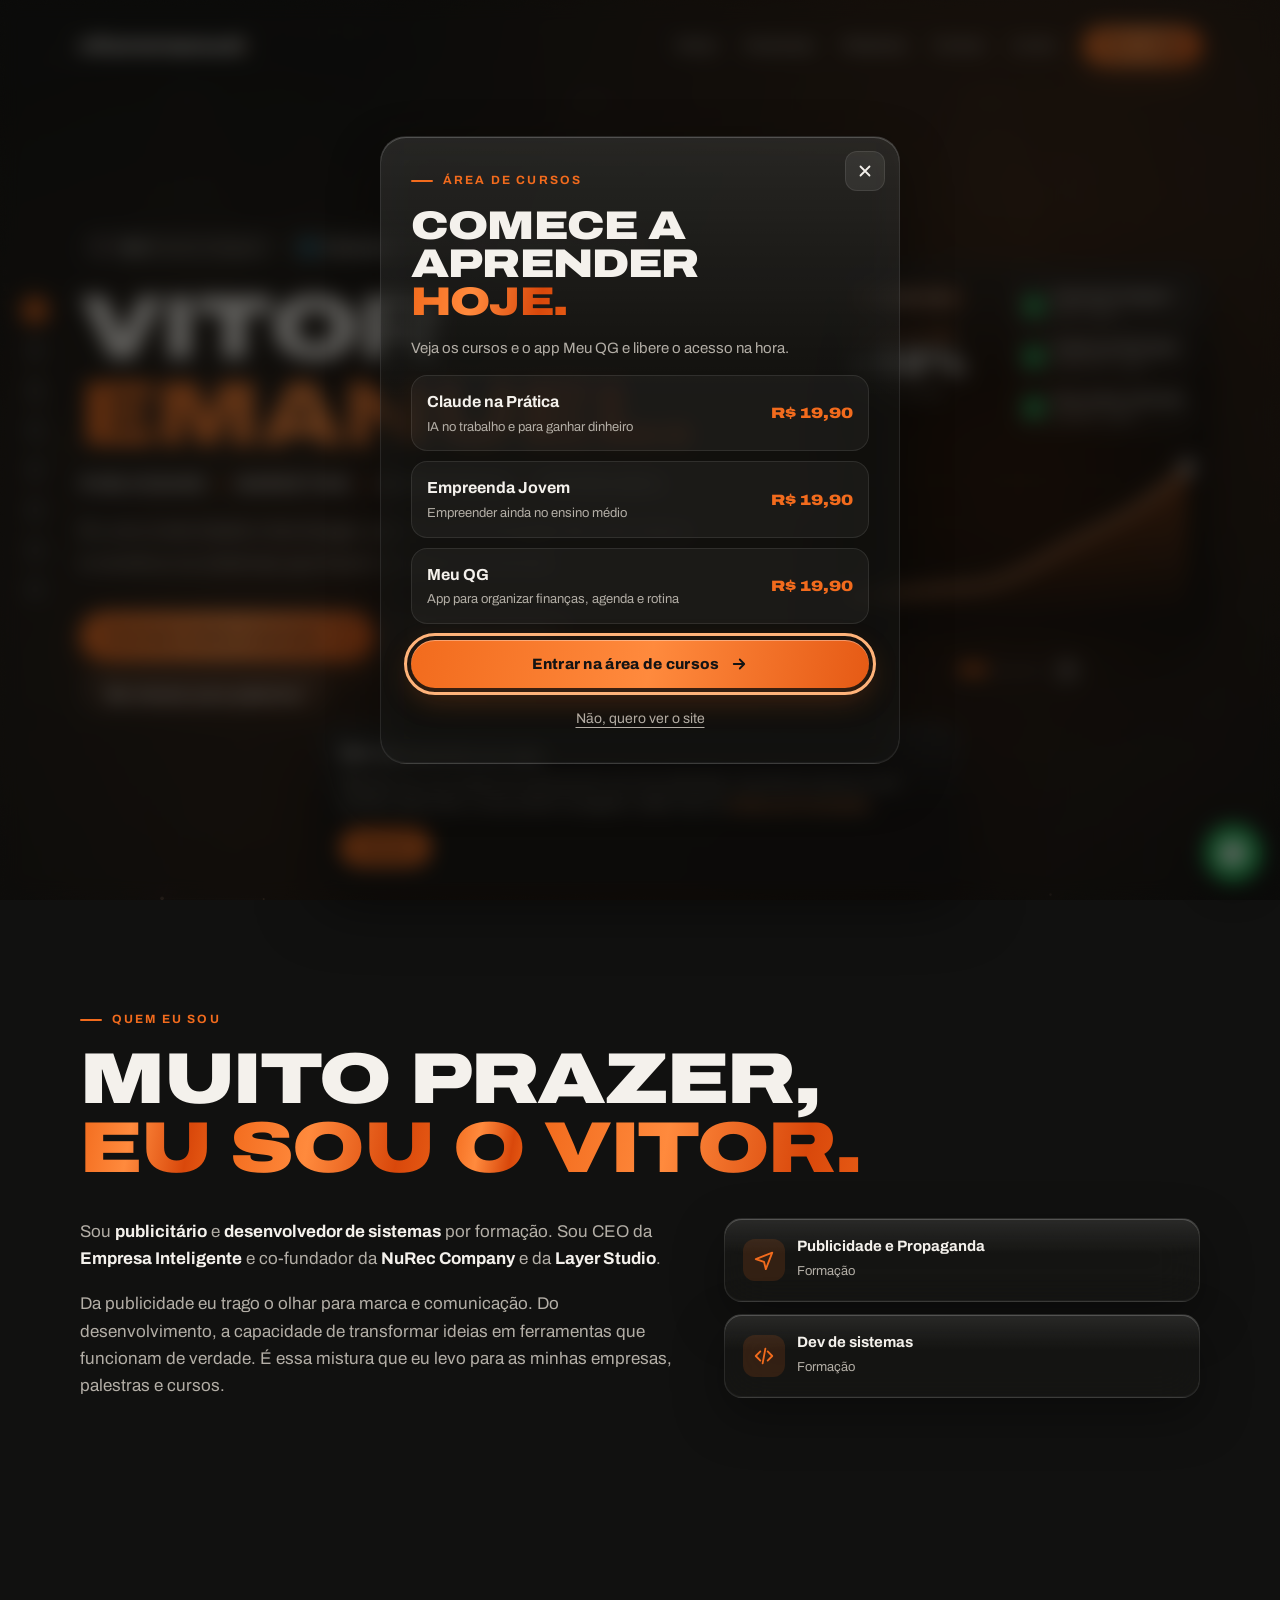
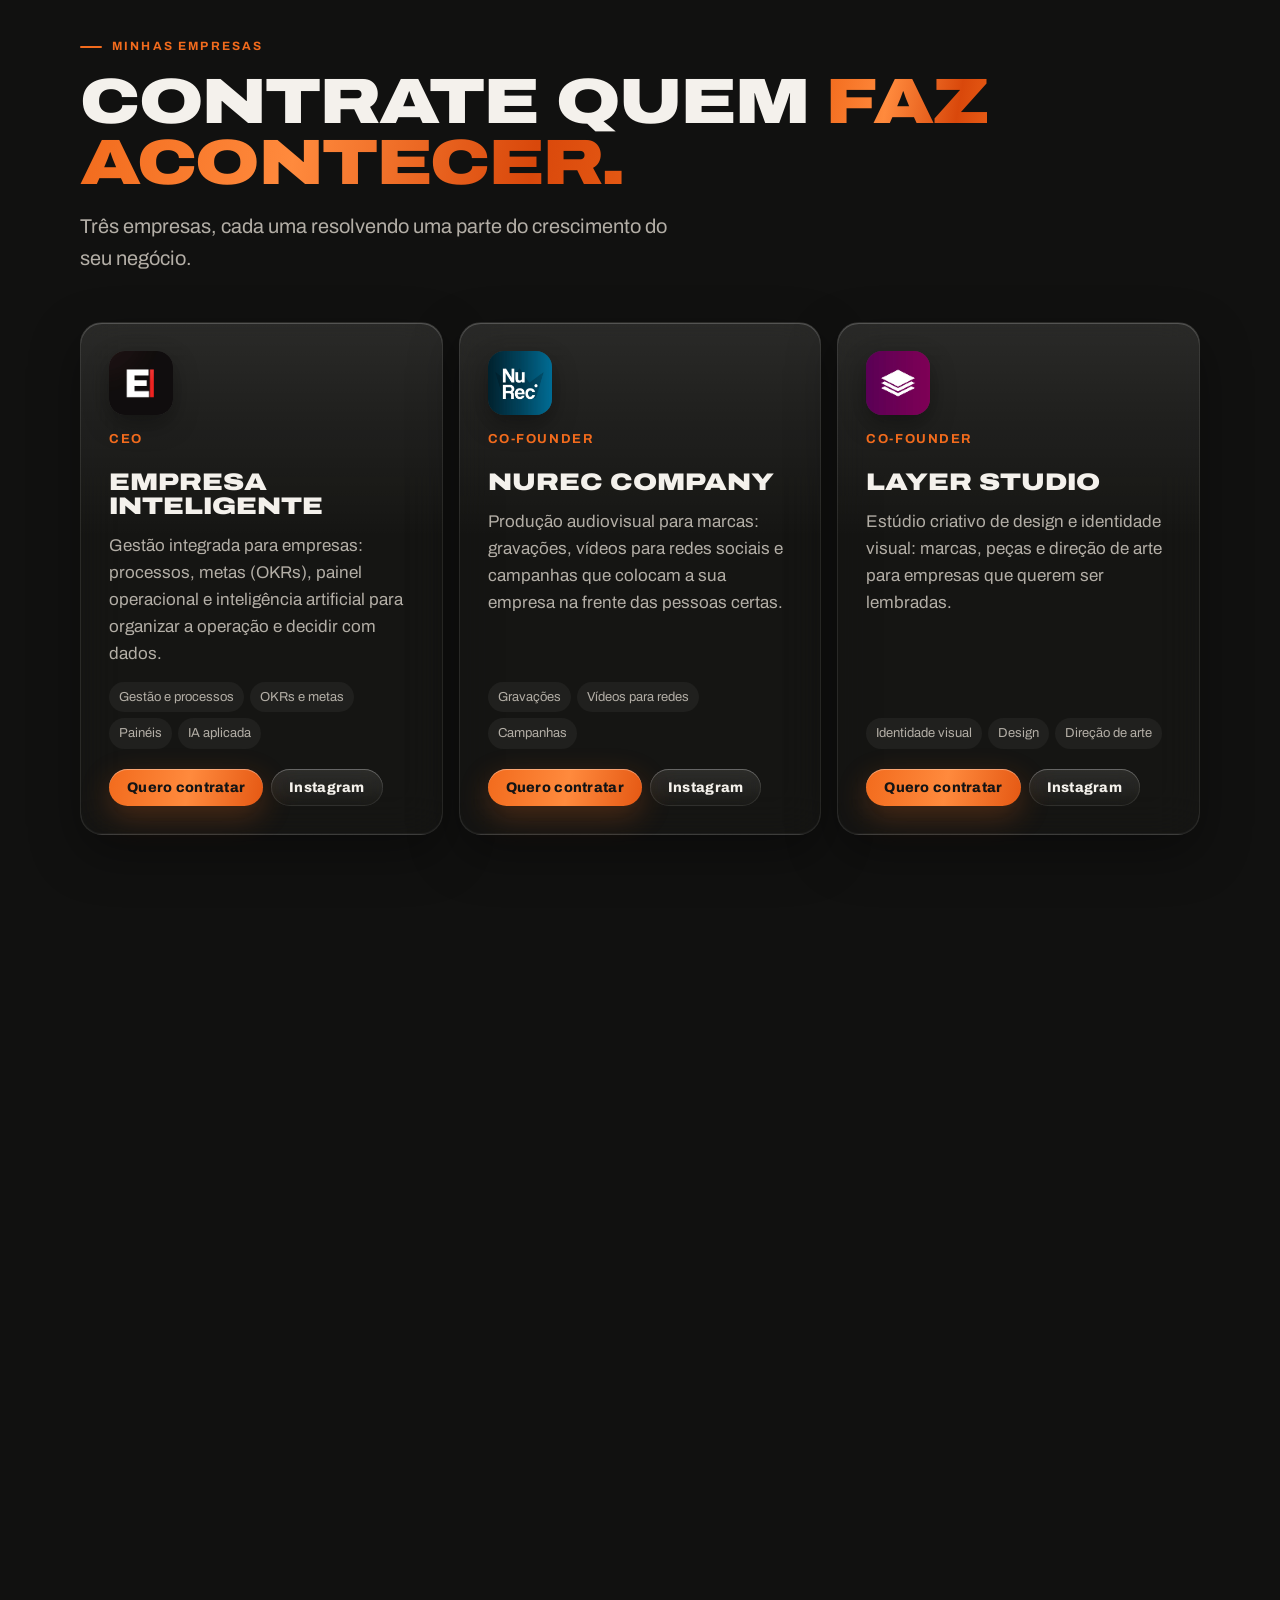
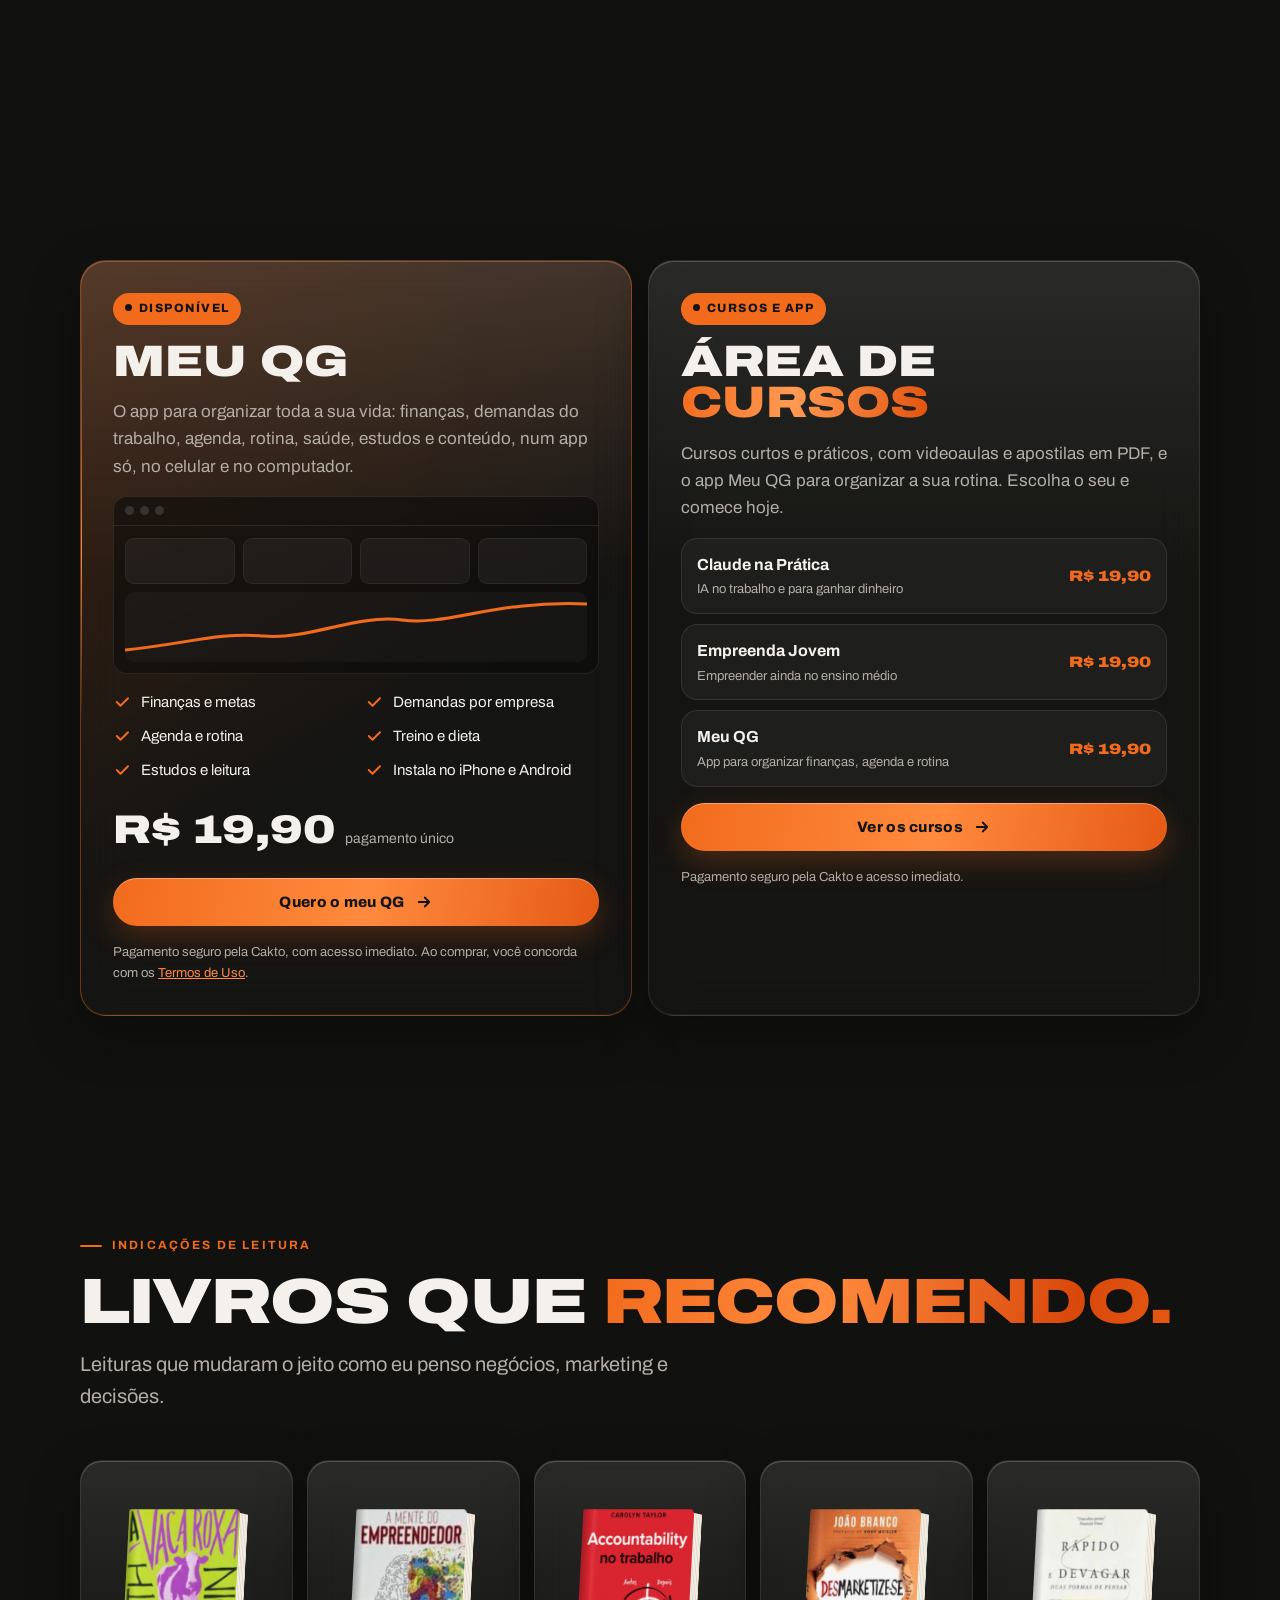
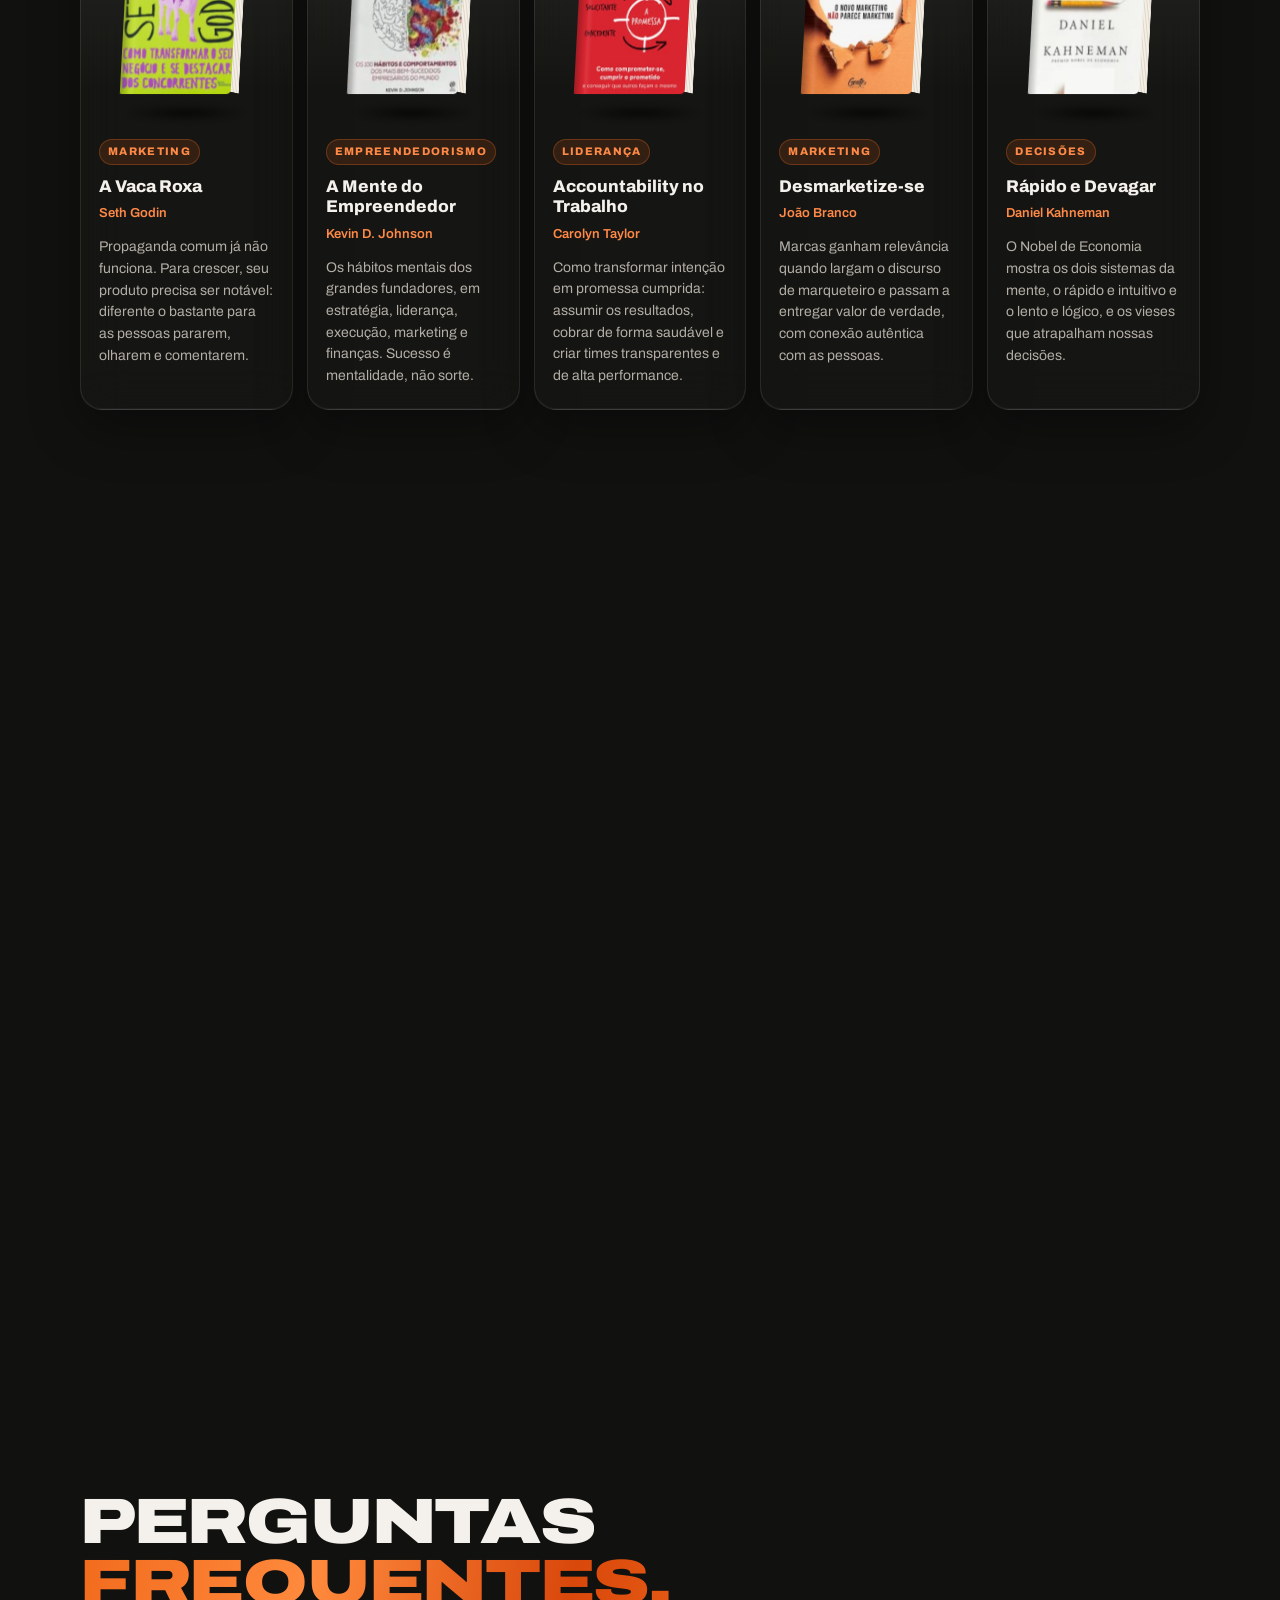
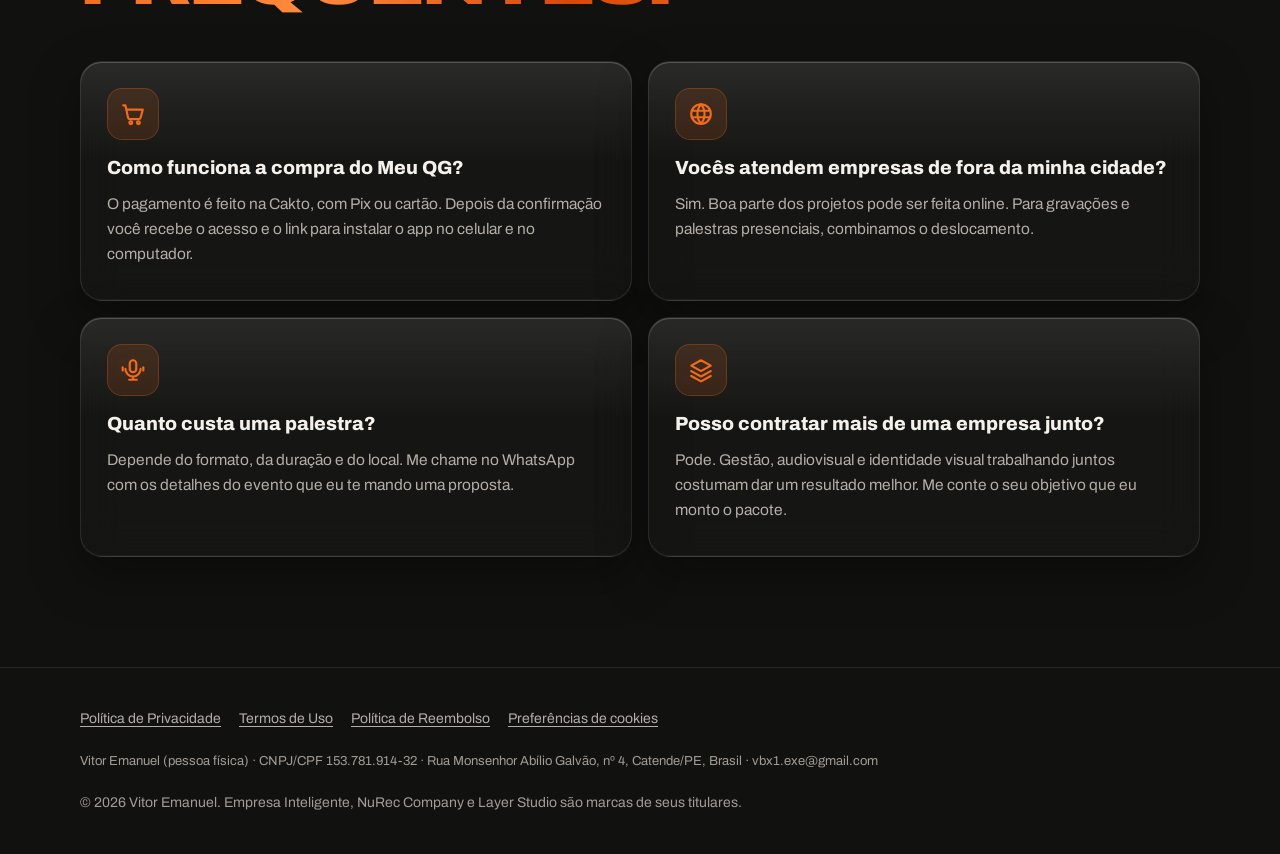
<file: index.html>
<!doctype html>
<html lang="pt-BR">
<head>
<meta charset="utf-8">
<meta name="viewport" content="width=device-width,initial-scale=1,viewport-fit=cover">
<title>Vitor Emanuel</title>
<meta name="description" content="Vitor Emanuel: publicitário e desenvolvedor de sistemas. CEO da Empresa Inteligente e co-fundador da NuRec Company e da Layer Studio.">
<meta name="theme-color" content="#121212">
<meta property="og:title" content="Vitor Emanuel">
<meta property="og:description" content="Publicitário e desenvolvedor de sistemas. Empresas, palestras e cursos.">
<link rel="icon" href="data:image/svg+xml,%3Csvg xmlns='http://www.w3.org/2000/svg' viewBox='0 0 64 64'%3E%3Crect width='64' height='64' rx='16' fill='%23111110'/%3E%3Ctext x='12' y='44' font-family='Arial Black,Arial' font-weight='900' font-size='30' fill='%23f4f1ec'%3Eve%3C/text%3E%3Ccircle cx='52' cy='42' r='5' fill='%23f26b1d'/%3E%3C/svg%3E">
<link rel="stylesheet" href="fonts.css">
<script src="dados.js"></script>
<script src="consentimento.js"></script>
<script src="escritorio.js" defer></script>
<style>
:root{
  --bg:#111110;--txt:#f4f1ec;--mut:#b3aea6;--dim:#a19c94;
  --acc:#f26b1d;--acc-2:#ff8a47;--acc-soft:rgba(242,107,29,.14);
  --glass:rgba(28,27,26,.46);--glass-brd:rgba(255,255,255,.09);--glass-edge:rgba(255,255,255,.2);--glass-shine:rgba(255,255,255,.09);
  --blur:22px;--shadow:0 18px 50px rgba(0,0,0,.35);
  --r:22px;--max:1160px;--ease:cubic-bezier(.2,.75,.2,1);
}
*{box-sizing:border-box}
html{scroll-behavior:smooth;scroll-padding-top:84px}
body{margin:0;background:var(--bg);color:var(--txt);font-family:Archivo,system-ui,sans-serif;font-size:17px;line-height:1.6;-webkit-font-smoothing:antialiased;overflow-x:hidden}
a{color:inherit}
:focus-visible{outline:3px solid #ffb37a;outline-offset:3px;border-radius:8px}
.btn:focus-visible{outline-offset:4px;border-radius:999px}
.pular{position:fixed;left:12px;top:-70px;z-index:200;background:var(--acc);color:#141414;padding:10px 16px;border-radius:10px;font-weight:800;text-decoration:none;transition:top .2s}
.pular:focus{top:12px}
.sr{position:absolute;width:1px;height:1px;overflow:hidden;clip:rect(0 0 0 0);white-space:nowrap}
.aviso-form{font-size:13px;color:var(--mut);margin:-4px 0 0;line-height:1.5}
.aviso-form a,.nota-compra a{color:var(--acc-2)}
.nota-compra{font-size:13px;color:var(--mut);margin:-6px 0 0}
.leg{display:grid;gap:14px;width:100%}
.leg-dados{font-size:13px;color:var(--dim)}
.leg-dados .falta{color:#141414;background:var(--acc);padding:0 5px;border-radius:4px;font-weight:700}
.leg-links{display:flex;flex-wrap:wrap;gap:6px 18px}
.leg-links a,.leg-links button{color:var(--mut);font:inherit;font-size:14px;background:none;border:0;padding:0;cursor:pointer;text-decoration:underline;text-underline-offset:3px}
.leg-links a:hover,.leg-links button:hover{color:var(--acc-2)}
.pontos .pausa{width:30px;height:30px;border-radius:50%;border:0;padding:0;margin-left:6px;display:grid;place-items:center;background:rgba(255,255,255,.08);color:var(--txt);cursor:pointer;box-shadow:inset 0 0 0 1px rgba(255,255,255,.14)}
.pontos .pausa:hover{background:rgba(242,107,29,.3)}
.pausa svg{width:12px;height:12px}
.pontos{align-items:center}
img{max-width:100%;display:block}
#fx{position:fixed;inset:0;width:100%;height:100%;z-index:-1;display:block}
.grao{position:fixed;inset:0;z-index:-1;pointer-events:none;opacity:.05;background-image:url("data:image/svg+xml,%3Csvg xmlns='http://www.w3.org/2000/svg' width='160' height='160'%3E%3Cfilter id='n'%3E%3CfeTurbulence type='fractalNoise' baseFrequency='.9' numOctaves='2' stitchTiles='stitch'/%3E%3C/filter%3E%3Crect width='100%25' height='100%25' filter='url(%23n)'/%3E%3C/svg%3E")}
.wrap{max-width:var(--max);margin:0 auto;padding:0 20px}
.eyebrow{font-size:12px;letter-spacing:.18em;text-transform:uppercase;color:var(--acc);font-weight:700;display:inline-flex;align-items:center;gap:10px}
.eyebrow::before{content:"";width:22px;height:2px;background:var(--acc);border-radius:2px;transform-origin:left;transform:scaleX(0);transition:transform .8s var(--ease) .1s}
.eyebrow.on::before{transform:scaleX(1)}
.h{font-stretch:125%;font-weight:900;text-transform:uppercase;letter-spacing:-.02em;line-height:.95;margin:0}
.h2{font-size:clamp(30px,6vw,64px);overflow-wrap:break-word}
.lead{color:var(--mut);font-size:clamp(17px,2vw,20px);max-width:620px;margin:0}
.tag{color:var(--acc)}
.h .tag .w>span,.h .tag:not(:has(.w)){background:linear-gradient(100deg,#f26b1d 0%,#ff8a3d 18%,#d9480b 38%,#f26b1d 55%,#ff9a52 72%,#e85a12 88%,#f26b1d 100%);background-size:220% 100%;
  -webkit-background-clip:text;background-clip:text;color:transparent;-webkit-text-fill-color:transparent;animation:gradTxt 5s linear infinite}
@keyframes gradBtn{from{background-position:0% 50%}to{background-position:-240% 50%}}
@keyframes gradTxt{from{background-position:0% 50%}to{background-position:-220% 50%}}
@media (prefers-reduced-motion:reduce){.h .tag .w>span,.h .tag,.btn.pri{animation:none}}
section{padding:110px 0;position:relative}
.sec-hd{display:flex;flex-direction:column;gap:16px;margin-bottom:48px}

/* vidro líquido (igual ao QG) */
.glass{position:relative;background:linear-gradient(180deg,var(--glass-shine) 0%,rgba(255,255,255,0) 42%),radial-gradient(300px circle at var(--mx,-400px) var(--my,-400px),rgba(255,255,255,.08),rgba(255,255,255,0) 65%),var(--glass);
  -webkit-backdrop-filter:blur(var(--blur)) saturate(180%);backdrop-filter:blur(var(--blur)) saturate(180%);
  border:1px solid var(--glass-brd);box-shadow:inset 0 1px 0 var(--glass-edge),inset 0 -1px 1px rgba(255,255,255,.05),var(--shadow);border-radius:var(--r)}

/* botões */
.btn{position:relative;overflow:hidden;display:inline-flex;align-items:center;justify-content:center;gap:10px;border:0;border-radius:999px;padding:15px 26px;font:800 15px Archivo,sans-serif;letter-spacing:.02em;text-decoration:none;cursor:pointer;transition:transform .25s var(--ease),background .2s,box-shadow .25s;white-space:nowrap}
.btn svg{width:18px;height:18px;flex:none;transition:transform .25s var(--ease)}
.btn:hover svg{transform:translateX(4px)}
.btn.pri{background:linear-gradient(100deg,#f26b1d 0%,#ff8a3d 22%,#e2530f 45%,#f26b1d 60%,#ff9a52 80%,#f26b1d 100%);background-size:240% 100%;animation:gradBtn 5s linear infinite;color:#141414;box-shadow:inset 0 1px 0 rgba(255,255,255,.35),0 10px 30px rgba(242,107,29,.25)}
.btn.pri::after{content:"";position:absolute;inset:0;background:linear-gradient(110deg,transparent 30%,rgba(255,255,255,.45) 50%,transparent 70%);transform:translateX(-120%);transition:transform .8s var(--ease)}
.btn.pri:hover::after{transform:translateX(120%)}
.btn.pri:hover{filter:brightness(1.08);transform:translateY(-2px);box-shadow:inset 0 1px 0 rgba(255,255,255,.35),0 16px 36px rgba(242,107,29,.35)}
.btn.sec{background:linear-gradient(180deg,rgba(255,255,255,.1),rgba(255,255,255,.02));-webkit-backdrop-filter:blur(14px) saturate(180%);backdrop-filter:blur(14px) saturate(180%);color:var(--txt);box-shadow:inset 0 1px 0 var(--glass-edge),inset 0 0 0 1px var(--glass-brd)}
.btn.sec:hover{transform:translateY(-2px);background:linear-gradient(180deg,rgba(255,255,255,.12),rgba(255,255,255,0)),rgba(242,107,29,.28);color:#fff;box-shadow:inset 0 1px 0 rgba(255,200,170,.4),inset 0 0 0 1px rgba(242,107,29,.6),0 10px 28px rgba(242,107,29,.18)}
.btn.sm{padding:11px 18px;font-size:14px}
.fm,.num,.emp,.canal,.cur,details,.papel{transition:transform .5s var(--ease),border-color .3s,box-shadow .3s,background .3s,opacity .9s var(--ease)}
.fm:hover,.num:hover,.emp:hover,.canal:hover,.cur:hover,details:hover{background:linear-gradient(180deg,rgba(255,255,255,.1) 0%,rgba(255,255,255,0) 42%),rgba(242,107,29,.22);border-color:rgba(242,107,29,.55);box-shadow:inset 0 1px 0 rgba(255,200,170,.35),0 18px 44px rgba(242,107,29,.14)}
.papel:hover{background:rgba(242,107,29,.25);box-shadow:inset 0 1px 0 rgba(255,200,170,.3),inset 0 0 0 1px rgba(242,107,29,.55);color:var(--txt)}

/* topo */
.nav{position:fixed;inset:14px 14px auto 14px;z-index:50;border-radius:20px;transition:background .35s,box-shadow .35s,backdrop-filter .35s}
.nav.solid{background:linear-gradient(180deg,rgba(255,255,255,.08),rgba(255,255,255,0) 60%),rgba(22,21,20,.55);-webkit-backdrop-filter:blur(22px) saturate(180%);backdrop-filter:blur(22px) saturate(180%);box-shadow:inset 0 1px 0 var(--glass-edge),inset 0 0 0 1px var(--glass-brd),0 10px 30px rgba(0,0,0,.3)}
.nav .wrap{display:flex;align-items:center;justify-content:space-between;height:62px;padding:0 18px}
.logo{font-stretch:125%;font-weight:900;font-size:20px;letter-spacing:-.02em;text-decoration:none;text-transform:lowercase}
.logo b{color:var(--acc)}
.menu{display:flex;gap:28px;align-items:center}
.menu a{text-decoration:none;color:var(--mut);font-size:15px;font-weight:600;transition:color .2s}
.menu a:hover{color:var(--txt)}
.burger{display:none;position:relative;width:46px;height:46px;border-radius:14px;border:0;cursor:pointer;background:linear-gradient(180deg,rgba(255,255,255,.1),rgba(255,255,255,.02));box-shadow:inset 0 1px 0 var(--glass-edge),inset 0 0 0 1px var(--glass-brd)}
.burger span{position:absolute;left:13px;right:13px;height:2.5px;border-radius:2px;background:var(--txt);transition:transform .35s var(--ease),opacity .25s,top .35s var(--ease)}
.burger span:nth-child(1){top:15px}.burger span:nth-child(2){top:22px}.burger span:nth-child(3){top:29px}
.burger[aria-expanded="true"]{background:rgba(242,107,29,.25)}
.burger[aria-expanded="true"] span:nth-child(1){top:22px;transform:rotate(45deg)}
.burger[aria-expanded="true"] span:nth-child(2){opacity:0;transform:scaleX(0)}
.burger[aria-expanded="true"] span:nth-child(3){top:22px;transform:rotate(-45deg)}

/* hero */
.hero{min-height:min(100vh,940px);min-height:min(100svh,940px);display:flex;align-items:center;padding:130px 0 80px}
.hero-grid{display:grid;grid-template-columns:minmax(0,1.35fr) minmax(0,.8fr);gap:clamp(56px,7vw,110px);align-items:center}
.hero h1{font-size:clamp(40px,7vw,98px);margin:20px 0 14px}
.hero h1 .l{display:block}
.form-tag{font-stretch:105%;font-weight:700;font-size:clamp(13px,1.25vw,16px);letter-spacing:.06em;text-transform:uppercase;color:var(--txt);margin:0 0 18px;display:flex;flex-wrap:wrap;gap:8px 12px;align-items:center}
.form-tag i{width:6px;height:6px;border-radius:50%;background:var(--acc);display:inline-block}
.cta{display:flex;flex-wrap:wrap;gap:12px}
.foto{position:relative;aspect-ratio:4/5;overflow:hidden;padding:0}
.foto img{width:100%;height:100%;object-fit:cover;border-radius:inherit}
/* vitrine: painéis animados, um por vez */
.hero{overflow-x:clip}
.vitrine{position:relative;justify-self:end;width:min(100%,390px);margin-right:-12px;display:flex;flex-direction:column;align-items:center;gap:20px}
.halo{position:absolute;top:0;left:50%;width:120%;aspect-ratio:1;transform:translateX(-50%);border-radius:50%;background:radial-gradient(circle,rgba(242,107,29,.28),rgba(242,107,29,.06) 45%,transparent 68%);filter:blur(10px);animation:respira 6s ease-in-out infinite;pointer-events:none}
.giro{position:relative;width:100%;height:370px}
.wid{position:absolute;inset:0;padding:18px;border-radius:26px;display:flex;flex-direction:column;gap:16px;overflow:hidden;
  background:linear-gradient(180deg,rgba(255,255,255,.07) 0%,rgba(255,255,255,0) 30%),rgba(12,12,12,.72);-webkit-backdrop-filter:blur(20px) saturate(160%);backdrop-filter:blur(20px) saturate(160%);
  box-shadow:inset 0 1px 0 rgba(255,255,255,.14),inset 0 0 0 1px rgba(255,255,255,.07),0 30px 70px rgba(0,0,0,.45);
  opacity:0;transform:translateX(60px) scale(.94);filter:blur(8px);transition:opacity .8s var(--ease),transform .9s var(--ease),filter .8s var(--ease);pointer-events:none}
.wid.sai{opacity:0;transform:translateX(-60px) scale(.94);filter:blur(8px)}
.wid.on{opacity:1;transform:none;filter:none;pointer-events:auto}
.wid-hd{display:flex;justify-content:space-between;gap:14px;align-items:flex-start}
.area-tag{display:inline-flex;align-items:center;gap:7px;font-size:11px;font-weight:800;letter-spacing:.14em;text-transform:uppercase;color:var(--txt);padding:5px 10px;border-radius:99px;background:rgba(242,107,29,.16);box-shadow:inset 0 0 0 1px rgba(242,107,29,.35);margin-bottom:14px}
.area-tag i{width:6px;height:6px;border-radius:50%;background:var(--acc);animation:pulsa 2s infinite}
.k-lab{font-size:11px;letter-spacing:.12em;text-transform:uppercase;color:var(--acc-2);font-weight:700}
.k-num{font-stretch:115%;font-weight:900;font-size:clamp(28px,3vw,36px);line-height:1.05;font-variant-numeric:tabular-nums;white-space:nowrap}
.k-sub{font-size:11px;color:var(--dim);margin-top:2px}
.notas{display:grid;gap:6px;min-width:0;flex:0 1 180px}
.nota{display:flex;gap:8px;align-items:center;padding:7px 9px;border-radius:12px;background:rgba(255,255,255,.04);box-shadow:inset 0 0 0 1px rgba(255,255,255,.09);
  opacity:0;transform:translateY(10px) scale(.97);transition:opacity .5s var(--ease),transform .5s var(--ease)}
.nota:first-child{box-shadow:inset 0 0 0 1px rgba(255,255,255,.22)}
.wid.on .nota{opacity:1;transform:none}
.wid.on .nota:nth-child(1){transition-delay:.5s}.wid.on .nota:nth-child(2){transition-delay:.9s}.wid.on .nota:nth-child(3){transition-delay:1.3s}
.nota b{display:block;font-size:11.5px;line-height:1.2;white-space:nowrap;overflow:hidden;text-overflow:ellipsis}
.nota span:not(.ok){display:block;font-size:11px;color:var(--mut)}
.nota>div{min-width:0}
.ok{width:22px;height:22px;border-radius:50%;background:#16a34a;display:grid;place-items:center;flex:none}
.ok.laranja{background:var(--acc)}
.ok svg{width:13px;height:13px}
/* gráfico de vendas */
.graf{flex:1;width:100%;min-height:0;overflow:visible}
.grade path{stroke:rgba(255,255,255,.07);stroke-width:1}
.graf .linha{stroke-dasharray:520;stroke-dashoffset:520;transition:stroke-dashoffset 2s var(--ease) .3s;filter:drop-shadow(0 0 6px rgba(255,150,90,.6))}
.graf .area{opacity:0;transition:opacity 1.2s ease 1.2s}
.graf .fim{opacity:0;transition:opacity .4s ease 2.1s;filter:drop-shadow(0 0 8px #fff)}
.wid.on .graf .linha{stroke-dashoffset:0}.wid.on .graf .area,.wid.on .graf .fim{opacity:1}
.wid.on .graf .fim{animation:pontoBrilha 1.6s ease-in-out 2.2s infinite}
@keyframes pontoBrilha{50%{r:8}}
/* barras da campanha */
.barras{flex:1;display:flex;align-items:flex-end;gap:10px;padding:10px 4px 0;border-bottom:1px solid rgba(255,255,255,.1);background:repeating-linear-gradient(180deg,transparent 0 41px,rgba(255,255,255,.06) 41px 42px)}
.barras i{flex:1;height:var(--h);border-radius:8px 8px 2px 2px;background:linear-gradient(180deg,#ffb37a,rgba(242,107,29,.25));transform:scaleY(0);transform-origin:bottom;transition:transform .9s var(--ease);transition-delay:calc(var(--d) + .3s)}
.barras i:last-child{background:linear-gradient(180deg,#fff,#f26b1d);box-shadow:0 0 20px rgba(242,107,29,.5)}
.wid.on .barras i{transform:scaleY(1)}
/* tela de vídeo */
.tela{flex:1;position:relative;border-radius:16px;overflow:hidden;background:radial-gradient(circle at 30% 30%,rgba(242,107,29,.35),transparent 55%),radial-gradient(circle at 75% 70%,rgba(120,60,200,.3),transparent 55%),#0b0b0b;box-shadow:inset 0 0 0 1px rgba(255,255,255,.08)}
.tela::before{content:"";position:absolute;inset:0;background:linear-gradient(transparent 60%,rgba(0,0,0,.6))}
.rec{position:absolute;top:12px;left:12px;font:700 11px/1 ui-monospace,Consolas,monospace;letter-spacing:.08em;background:rgba(0,0,0,.55);padding:6px 9px;border-radius:7px;display:flex;gap:6px;align-items:center}
.rec i{width:8px;height:8px;border-radius:50%;background:#ff3b30;animation:pisca 1.1s steps(1) infinite}
@keyframes pisca{50%{opacity:0}}
.play{position:absolute;left:50%;top:50%;width:62px;height:62px;margin:-31px 0 0 -31px;border-radius:50%;display:grid;place-items:center;background:rgba(255,255,255,.14);-webkit-backdrop-filter:blur(8px);backdrop-filter:blur(8px);box-shadow:inset 0 1px 0 rgba(255,255,255,.35),0 0 0 0 rgba(255,255,255,.3);animation:ondaPlay 2s infinite}
.play svg{width:26px;height:26px;margin-left:3px}
@keyframes ondaPlay{70%{box-shadow:inset 0 1px 0 rgba(255,255,255,.35),0 0 0 18px rgba(255,255,255,0)}100%{box-shadow:inset 0 1px 0 rgba(255,255,255,.35),0 0 0 0 rgba(255,255,255,0)}}
.tl{position:absolute;left:14px;right:14px;bottom:14px;height:4px;border-radius:4px;background:rgba(255,255,255,.18);overflow:hidden}
.tl i{display:block;height:100%;width:0;background:var(--acc);border-radius:4px}
.wid.on .tl i{width:100%;transition:width 3.6s linear .2s}
/* terminal */
.term{flex:1;border-radius:16px;background:rgba(0,0,0,.5);box-shadow:inset 0 0 0 1px rgba(255,255,255,.08);padding:14px 16px;font:500 12px/2 ui-monospace,Consolas,monospace;color:#d9d4cc}
.term b{color:var(--acc-2)}.term em{color:#22c55e;font-style:normal}
.ln{white-space:nowrap;overflow:hidden;clip-path:inset(0 100% 0 0);transition:clip-path .7s steps(16)}
.wid.on .ln{clip-path:inset(0 0 0 0)}
.wid.on .ln:nth-child(1){transition-delay:.3s}.wid.on .ln:nth-child(2){transition-delay:1s}.wid.on .ln:nth-child(3){transition-delay:1.7s}.wid.on .ln:nth-child(4){transition-delay:2.4s}
.cursor-t{display:inline-block;width:8px;height:15px;background:var(--acc);vertical-align:-3px;margin-left:6px;animation:pisca 1s steps(1) infinite}
.pontos{display:flex;gap:8px;position:relative}
.pontos button{width:9px;height:9px;padding:0;border:0;border-radius:99px;background:rgba(255,255,255,.22);cursor:pointer;transition:width .4s var(--ease),background .3s}
.pontos button.on{width:28px;background:var(--acc)}
@media (max-width:560px){.giro{height:420px}.wid{padding:18px}.wid-hd{flex-direction:column;gap:10px}.notas{flex:none;width:100%}.nota:nth-child(3){display:none}.area-tag{margin-bottom:10px}}
@media (prefers-reduced-motion:reduce){.halo,.area-tag i,.rec i,.play,.cursor-t,.wid.on .graf .fim{animation:none}.wid,.nota,.graf *,.barras i,.ln{transition:opacity .3s!important;transition-delay:0s!important}}
.foto .chip{position:absolute;left:14px;bottom:14px;right:14px;border-radius:14px;padding:12px 14px;font-size:14px;display:flex;gap:10px;align-items:center;--blur:16px}
.dot{width:9px;height:9px;border-radius:50%;background:#22c55e;flex:none;animation:pulsa 2s infinite}
@keyframes pulsa{0%{box-shadow:0 0 0 0 rgba(34,197,94,.5)}70%{box-shadow:0 0 0 9px rgba(34,197,94,0)}100%{box-shadow:0 0 0 0 rgba(34,197,94,0)}}
.papeis{display:flex;flex-wrap:wrap;gap:8px}
.papel{font-size:13px;padding:7px 13px;border-radius:999px;color:var(--mut);background:linear-gradient(180deg,rgba(255,255,255,.08),rgba(255,255,255,.02));-webkit-backdrop-filter:blur(12px);backdrop-filter:blur(12px);box-shadow:inset 0 1px 0 rgba(255,255,255,.14),inset 0 0 0 1px var(--glass-brd)}
.papel b{color:var(--txt)}
.rolar{position:absolute;left:50%;bottom:26px;transform:translateX(-50%);width:26px;height:42px;border-radius:14px;box-shadow:inset 0 0 0 1.5px rgba(255,255,255,.25)}
.rolar::after{content:"";position:absolute;left:50%;top:9px;width:4px;height:8px;margin-left:-2px;border-radius:2px;background:var(--acc);animation:rola 1.8s infinite}
@keyframes rola{0%{transform:translateY(0);opacity:1}80%{transform:translateY(14px);opacity:0}100%{opacity:0}}

/* sobre */
.sobre-grid{display:grid;grid-template-columns:minmax(0,1fr);gap:36px}
.sobre .sec-hd{margin-bottom:0}
.sobre .h2{font-size:clamp(22px,6.6vw,72px)}
.uma-linha{display:block;white-space:nowrap}
.sobre-corpo{display:grid;grid-template-columns:minmax(0,1.25fr) minmax(0,1fr);gap:48px;align-items:start}
.sobre-corpo .formacao{grid-template-columns:1fr;margin:0}
.sobre p{color:var(--mut);margin:0 0 18px}
.sobre p strong{color:var(--txt)}
.formacao{display:grid;grid-template-columns:1fr 1fr;gap:12px;margin:8px 0 0}
.fm{padding:18px;display:flex;gap:12px;align-items:center;border-radius:18px}
.fm .ico{width:42px;height:42px;border-radius:12px;background:var(--acc-soft);color:var(--acc);display:grid;place-items:center;flex:none}
.fm .ico svg{width:22px;height:22px}
.fm b{display:block;font-size:15px;line-height:1.25}
.fm span{font-size:13px;color:var(--mut)}
.nums{display:grid;grid-template-columns:repeat(2,1fr);gap:12px}
.num{padding:22px;border-radius:18px}
.num b{display:block;font-stretch:125%;font-weight:900;font-size:42px;line-height:1;color:var(--acc);font-variant-numeric:tabular-nums}
.num span{color:var(--mut);font-size:14px}

/* empresas */
.emp-grid{display:grid;grid-template-columns:repeat(3,minmax(0,1fr));gap:16px;perspective:1200px}
.emp{padding:28px;display:flex;flex-direction:column;gap:14px;transition:transform .5s var(--ease),border-color .3s,box-shadow .3s,opacity .9s var(--ease)}
.emp:hover{border-color:rgba(242,107,29,.55);box-shadow:inset 0 1px 0 var(--glass-edge),0 24px 60px rgba(0,0,0,.45),0 0 0 1px rgba(242,107,29,.15)}
.logo-emp{width:64px;height:64px;border-radius:16px;overflow:hidden;flex:none;box-shadow:inset 0 0 0 1px rgba(255,255,255,.12),0 10px 24px rgba(0,0,0,.35);transition:transform .5s var(--ease)}
.logo-emp img{width:100%;height:100%;object-fit:cover;transform:scale(1.7)}
.logo-emp img[src*="ei."]{transform:scale(1.2)}
.papel .mini{width:18px;height:18px;border-radius:5px;background-size:170%;background-position:center;vertical-align:-4px;margin-right:7px;display:inline-block;box-shadow:inset 0 0 0 1px rgba(255,255,255,.15)}
.emp:hover .logo-emp{transform:rotate(-6deg) scale(1.08)}
.emp .ico svg{width:26px;height:26px}
.emp h3{font-stretch:125%;font-weight:900;text-transform:uppercase;font-size:24px;line-height:1;margin:6px 0 0}
.emp .papel-emp{font-size:13px;color:var(--acc);font-weight:700;text-transform:uppercase;letter-spacing:.12em}
.emp p{color:var(--mut);margin:0;flex:1}
.emp ul{margin:0;padding:0;list-style:none;display:flex;flex-wrap:wrap;gap:6px}
.emp li{font-size:13px;padding:5px 10px;border-radius:999px;background:rgba(255,255,255,.05);color:var(--mut)}
.emp .acoes{display:flex;gap:8px;flex-wrap:wrap;margin-top:6px}

/* palestras */
.pal-box{display:grid;grid-template-columns:minmax(0,1.3fr) minmax(0,1fr);gap:40px;align-items:center;padding:clamp(28px,5vw,56px);border-radius:30px;overflow:hidden}
.pal-box::before{content:"";position:absolute;width:420px;height:420px;right:-120px;top:-160px;border-radius:50%;background:radial-gradient(circle,rgba(242,107,29,.35),transparent 65%);pointer-events:none;animation:respira 7s ease-in-out infinite}
@keyframes respira{50%{transform:scale(1.15) translate(-20px,20px)}}
.pal-box .h2{font-size:clamp(26px,3.7vw,50px)}
.pal-acoes{display:flex;flex-direction:column;gap:14px;position:relative}
.formatos{display:grid;gap:10px}
.fmt{display:flex;gap:14px;align-items:center;padding:14px 16px;border-radius:16px;--blur:14px;transition:transform .4s var(--ease),background .3s,border-color .3s}
.fmt:hover{transform:translateY(-3px);background:linear-gradient(180deg,rgba(255,255,255,.1) 0%,rgba(255,255,255,0) 42%),rgba(242,107,29,.22);border-color:rgba(242,107,29,.55)}
.fmt b{display:block;font-size:15px}
.fmt span:not(.fmt-ico){display:block;font-size:13px;color:var(--mut);line-height:1.45}
.fmt-ico{width:42px;height:42px;border-radius:12px;background:var(--acc-soft);color:var(--acc);display:grid;place-items:center;flex:none}
.fmt-ico svg{width:22px;height:22px}
.ico-ws svg{animation:martela 2.4s ease-in-out infinite;transform-origin:20% 80%}
@keyframes martela{0%,60%,100%{transform:none}70%{transform:rotate(-18deg)}80%{transform:rotate(6deg)}}
.ico-pin svg{animation:pino 2s ease-in-out infinite}
@keyframes pino{0%,100%{transform:none}50%{transform:translateY(-3px)}}

/* cursos */
.cur-grid{display:grid;grid-template-columns:repeat(2,minmax(0,1fr));gap:16px;perspective:1200px}
.cur-grid>.cur:last-child:nth-child(odd){grid-column:1/-1}
.cc .cc-tag{background:linear-gradient(100deg,#f26b1d,#ff9a52 45%,#e2530f);-webkit-background-clip:text;background-clip:text;color:transparent}
.cc-info{display:flex;flex-wrap:wrap;gap:8px}
.cc-info span{font-size:13px;color:var(--mut);padding:6px 12px;border-radius:99px;background:rgba(255,255,255,.05);box-shadow:inset 0 0 0 1px var(--glass-brd)}
.cc-info b{color:var(--txt)}
.cc-mods{list-style:none;margin:0;padding:0;display:grid;grid-template-columns:1fr 1fr;gap:6px 16px;font-size:14px;color:var(--mut)}
.cc-mods li{display:flex;gap:10px;align-items:baseline;opacity:0;transform:translateX(-8px);transition:opacity .45s var(--ease),transform .45s var(--ease)}
.cc-mods span{font-stretch:125%;font-weight:900;color:var(--acc);font-size:13px;min-width:22px}
.cur.on .cc-mods li{opacity:1;transform:none}
.cur.on .cc-mods li:nth-child(1){transition-delay:0.25s}.cur.on .cc-mods li:nth-child(2){transition-delay:0.32s}.cur.on .cc-mods li:nth-child(3){transition-delay:0.39s}.cur.on .cc-mods li:nth-child(4){transition-delay:0.46s}.cur.on .cc-mods li:nth-child(5){transition-delay:0.53s}.cur.on .cc-mods li:nth-child(6){transition-delay:0.60s}.cur.on .cc-mods li:nth-child(7){transition-delay:0.67s}.cur.on .cc-mods li:nth-child(8){transition-delay:0.74s}.cur.on .cc-mods li:nth-child(9){transition-delay:0.81s}.cur.on .cc-mods li:nth-child(10){transition-delay:0.88s}
@media (max-width:960px){.cur-grid{grid-template-columns:minmax(0,1fr)}}
@media (max-width:560px){.cc-mods{grid-template-columns:1fr}}
.cur.rv{transition:transform .5s var(--ease),border-color .3s,box-shadow .3s,background .3s,opacity .9s var(--ease)}
.cur.rv.on:hover{transform:translateY(-6px)}
.cur:hover{border-color:rgba(242,107,29,.55);box-shadow:inset 0 1px 0 var(--glass-edge),0 24px 60px rgba(0,0,0,.45),0 0 0 1px rgba(242,107,29,.15)}
.cur{padding:32px;display:flex;flex-direction:column;gap:16px;overflow:hidden;border-radius:26px}
.cur.dest{background:linear-gradient(180deg,rgba(255,255,255,.1) 0%,rgba(255,255,255,0) 40%),linear-gradient(150deg,rgba(242,107,29,.22),rgba(28,27,26,.4) 60%);border-color:rgba(242,107,29,.4)}
.cur.dest:hover{background:linear-gradient(180deg,rgba(255,255,255,.1) 0%,rgba(255,255,255,0) 40%),linear-gradient(150deg,rgba(242,107,29,.34),rgba(242,107,29,.16) 60%)}
.cur .selo{align-self:flex-start;font-size:12px;font-weight:800;letter-spacing:.12em;text-transform:uppercase;padding:6px 12px;border-radius:999px;background:var(--acc);color:#141414}
.cur .selo.cinza{background:rgba(255,255,255,.06);color:var(--mut);box-shadow:inset 0 0 0 1px var(--glass-brd)}
.cur h3{font-stretch:125%;font-weight:900;text-transform:uppercase;font-size:clamp(30px,4vw,44px);line-height:.95;margin:0}
.cur p{color:var(--mut);margin:0}
.cur .lista{margin:0;padding:0;list-style:none;display:grid;grid-template-columns:1fr 1fr;gap:10px 18px}
.cur .lista li{display:flex;gap:10px;align-items:flex-start;font-size:15px}
.cur .lista svg{width:18px;height:18px;color:var(--acc);flex:none;margin-top:3px}
.preco{display:flex;align-items:baseline;gap:10px;flex-wrap:wrap}
.preco b{font-stretch:125%;font-weight:900;font-size:40px}
.preco s{color:var(--dim)}
.preco span{color:var(--mut);font-size:14px}
.mock{border-radius:14px;overflow:hidden;background:rgba(10,10,10,.55);box-shadow:inset 0 0 0 1px var(--glass-brd)}
.mock .bar{display:flex;gap:6px;padding:10px 12px;border-bottom:1px solid var(--glass-brd)}
.mock .bar i{width:9px;height:9px;border-radius:50%;background:#333}
.mock .body{display:grid;grid-template-columns:repeat(4,1fr);gap:8px;padding:12px}
.mock .k{height:46px;border-radius:9px;background:rgba(255,255,255,.05);box-shadow:inset 0 0 0 1px rgba(255,255,255,.06)}
.mock .k.a{background:var(--acc)}
.mock .g{grid-column:span 4;height:70px;border-radius:9px;position:relative;overflow:hidden;background:rgba(255,255,255,.03)}
.mock .g svg{position:absolute;inset:0;width:100%;height:100%}
.mock .g path{stroke-dasharray:420;stroke-dashoffset:420;transition:stroke-dashoffset 2.2s var(--ease) .4s}
.cur.on .mock .g path{stroke-dashoffset:0}

/* contato */
.ct-grid{display:grid;grid-template-columns:minmax(0,1fr) minmax(0,1fr);gap:56px;align-items:start}
.form{padding:28px;display:grid;gap:16px;border-radius:26px}
.f label{display:block;font-size:13px;font-weight:700;color:var(--mut);margin-bottom:6px;letter-spacing:.04em}
.f input,.f select,.f textarea{width:100%;background:rgba(0,0,0,.25);border:1px solid var(--glass-brd);box-shadow:inset 0 1px 0 rgba(255,255,255,.05);color:var(--txt);border-radius:12px;padding:14px;font:500 16px Archivo,sans-serif;transition:border-color .2s,box-shadow .2s}
.f select option{background:#1b1b19}
.f textarea{min-height:110px;resize:vertical}
.f input:focus,.f select:focus,.f textarea:focus{outline:none;border-color:var(--acc);box-shadow:0 0 0 4px rgba(242,107,29,.15)}
.f .err{color:#ff8a7a;font-size:13px;margin-top:6px;display:none}
.f.bad .err{display:block}
.f.bad input,.f.bad select{border-color:#ff8a7a}
.canais{display:grid;gap:10px;margin-top:28px}
.canal{display:flex;align-items:center;gap:14px;padding:16px 18px;text-decoration:none;border-radius:16px;--blur:16px;transition:transform .3s var(--ease),border-color .3s,opacity .9s var(--ease)}
.canal:hover{border-color:rgba(242,107,29,.5)}
.canal.on:hover{transform:translateX(6px)}
.canal svg{width:22px;height:22px;color:var(--acc);flex:none}
.canal b{display:block;font-size:15px}
.canal span{color:var(--mut);font-size:14px}

/* faq */
.faq{display:grid;grid-template-columns:repeat(2,minmax(0,1fr));gap:16px;perspective:1200px}
.fq{padding:26px;border-radius:22px;display:flex;flex-direction:column;gap:12px;min-height:240px;transition:transform .5s var(--ease),border-color .3s,box-shadow .3s,background .3s,opacity .9s var(--ease)}
.fq.rv.on:hover{transform:translateY(-6px)}
.fq:hover{background:linear-gradient(180deg,rgba(255,255,255,.1) 0%,rgba(255,255,255,0) 42%),rgba(242,107,29,.22);border-color:rgba(242,107,29,.55);box-shadow:inset 0 1px 0 rgba(255,200,170,.35),0 24px 60px rgba(0,0,0,.45),0 0 0 1px rgba(242,107,29,.15)}
.fq h3{margin:4px 0 0;font-size:19px;line-height:1.25;font-weight:800}
.fq p{margin:0;color:var(--mut);font-size:15.5px;line-height:1.6}
.fq-ico{width:52px;height:52px;border-radius:15px;background:var(--acc-soft);color:var(--acc);display:grid;place-items:center;box-shadow:inset 0 0 0 1px rgba(242,107,29,.25);transition:transform .5s var(--ease)}
.fq:hover .fq-ico{transform:rotate(-8deg) scale(1.1)}
.fq-ico svg{width:26px;height:26px;overflow:visible}
.fi-cart svg{animation:carrinho 3s ease-in-out infinite}
@keyframes carrinho{0%,100%{transform:none}20%{transform:translateX(3px)}40%{transform:translateX(-2px)}55%{transform:translateY(-3px)}65%{transform:none}}
.fi-globo .meridianos{transform-box:fill-box;transform-origin:center;animation:gira3d 4s linear infinite}
@keyframes gira3d{0%{transform:scaleX(1)}50%{transform:scaleX(-1)}100%{transform:scaleX(1)}}
.fi-mic .som{animation:somPisca 1.4s ease-in-out infinite}.fi-mic .s2{animation-delay:.35s}
@keyframes somPisca{0%,100%{opacity:.2;transform:scaleY(.6)}50%{opacity:1;transform:scaleY(1.3)}}
.fi-mic .som{transform-box:fill-box;transform-origin:center}
.fi-camadas .cam{animation:empilha 3s var(--ease) infinite}.fi-camadas .c2{animation-delay:.2s}.fi-camadas .c3{animation-delay:.4s}
@keyframes empilha{0%,100%{transform:none}30%{transform:translateY(-3px)}60%{transform:none}}
@media (max-width:760px){.faq{grid-template-columns:minmax(0,1fr)}.fq{min-height:0}}
@media (prefers-reduced-motion:reduce){.fq-ico svg,.fq-ico svg *{animation:none!important}}

summary{cursor:pointer;list-style:none;padding:20px 0;font-weight:700;display:flex;justify-content:space-between;gap:16px}
summary::-webkit-details-marker{display:none}
summary::after{content:"+";color:var(--acc);font-size:24px;line-height:1;transition:transform .3s var(--ease)}
details[open] summary::after{transform:rotate(45deg)}
details p{margin:0 0 20px;color:var(--mut)}

footer{padding:40px 0 calc(40px + env(safe-area-inset-bottom));color:var(--dim);font-size:14px;border-top:1px solid var(--glass-brd)}
footer .wrap{display:flex;justify-content:space-between;gap:20px;flex-wrap:wrap;align-items:center}
.zap{position:fixed;right:18px;bottom:calc(18px + env(safe-area-inset-bottom));z-index:40;width:58px;height:58px;border-radius:50%;background:#22c55e;color:#fff;display:grid;place-items:center;box-shadow:inset 0 1px 0 rgba(255,255,255,.35),0 10px 30px rgba(0,0,0,.4);transition:transform .25s var(--ease)}
.zap:hover{transform:scale(1.08)}
.zap svg{width:30px;height:30px}

/* guia lateral */
.guia{position:fixed;left:26px;top:50%;transform:translateY(-50%);z-index:45;display:flex;flex-direction:column;gap:22px;padding:6px 0}
.guia-trilho{position:absolute;left:8px;top:12px;bottom:12px;width:2px;border-radius:2px;background:rgba(255,255,255,.12)}
.guia-trilho i{position:absolute;left:0;top:0;width:100%;height:0;border-radius:2px;background:linear-gradient(180deg,#ff9a52,#f26b1d);box-shadow:0 0 10px rgba(242,107,29,.6);transition:height .25s linear}
.guia a{position:relative;width:18px;height:18px;border-radius:50%;background:#2a2725;box-shadow:inset 0 0 0 2px rgba(255,255,255,.25);display:block;transition:transform .3s var(--ease),background .3s,box-shadow .3s}
.guia a span{position:absolute;left:24px;top:50%;transform:translate(-6px,-50%);white-space:nowrap;font-size:12px;font-weight:700;letter-spacing:.08em;text-transform:uppercase;color:var(--txt);padding:5px 10px;border-radius:99px;
  background:rgba(22,21,20,.8);-webkit-backdrop-filter:blur(10px);backdrop-filter:blur(10px);box-shadow:inset 0 0 0 1px rgba(255,255,255,.12);opacity:0;pointer-events:none;transition:opacity .25s,transform .25s var(--ease)}
.guia a:hover span,.guia a:focus-visible span{opacity:1;transform:translate(0,-50%)}
.guia a.on span{color:#141414;background:var(--acc);box-shadow:none}
.guia a:hover{transform:scale(1.25)}
.guia a.on{background:var(--acc);box-shadow:0 0 0 4px rgba(242,107,29,.25),0 0 14px rgba(242,107,29,.7);transform:scale(1.15)}
.guia a.feito{background:linear-gradient(135deg,#f26b1d,#b8420c);box-shadow:0 0 0 4px rgba(242,107,29,.22),0 0 14px rgba(242,107,29,.65);animation:popCheck .5s cubic-bezier(.3,1.6,.5,1)}
.guia .chk{position:absolute;inset:0;width:100%;height:100%;fill:none;stroke:#ffdcc2;stroke-width:2.4;filter:drop-shadow(0 0 2px rgba(255,220,194,.7));stroke-linecap:round;stroke-linejoin:round;pointer-events:none}
.guia .chk path{stroke-dasharray:14;stroke-dashoffset:14;transition:stroke-dashoffset .4s var(--ease) .12s}
.guia a.feito .chk path{stroke-dashoffset:0}
@keyframes popCheck{0%{transform:scale(.6)}60%{transform:scale(1.35)}100%{transform:scale(1)}}
@media (prefers-reduced-motion:reduce){.guia a.feito{animation:none}.guia .chk path{transition:none}}
@media (max-width:1279px){.guia{display:none}}

/* livros em 3D */
.lv-grid{display:grid;grid-template-columns:repeat(5,minmax(0,1fr));gap:14px}
.lv{padding:22px 18px 22px;border-radius:22px;display:flex;flex-direction:column;gap:6px;transition:transform .5s var(--ease),border-color .3s,box-shadow .3s,background .3s,opacity .9s var(--ease)}
.lv.rv.on:hover{transform:translateY(-6px)}
.lv:hover{background:linear-gradient(180deg,rgba(255,255,255,.1) 0%,rgba(255,255,255,0) 42%),rgba(242,107,29,.22);border-color:rgba(242,107,29,.55);box-shadow:inset 0 1px 0 rgba(255,200,170,.35),0 24px 60px rgba(0,0,0,.45)}
.lv-palco{height:240px;display:grid;place-items:center;perspective:900px;margin-bottom:10px}
.lv-flut{position:relative;animation:lvFlut 5s ease-in-out infinite}
@keyframes lvFlut{0%,100%{transform:translateY(0)}50%{transform:translateY(-10px)}}
.livro{--w:128px;--h:186px;--d:24px;position:relative;width:var(--w);height:var(--h);transform-style:preserve-3d;transform:rotateY(-30deg) rotateX(6deg);transition:transform .8s var(--ease)}
.lv:hover .livro{transform:rotateY(-8deg) rotateX(2deg) scale(1.06)}
.lf{position:absolute;backface-visibility:hidden}
.capa{inset:0;transform:translateZ(calc(var(--d) / 2));border-radius:2px 5px 5px 2px;overflow:hidden;box-shadow:inset 3px 0 5px -1px rgba(0,0,0,.35)}
.capa img{width:100%;height:100%;object-fit:cover;display:block}
.capa::after{content:"";position:absolute;inset:0;background:linear-gradient(105deg,rgba(255,255,255,0) 30%,rgba(255,255,255,.35) 45%,rgba(255,255,255,0) 60%),linear-gradient(90deg,rgba(0,0,0,.25),rgba(0,0,0,0) 8%,rgba(255,255,255,.08) 10%,rgba(0,0,0,0) 14%);background-size:250% 100%,100% 100%;background-position:120% 0,0 0;transition:background-position 1.1s var(--ease)}
.lv:hover .capa::after{background-position:-60% 0,0 0}
.lombada{top:0;left:calc(50% - var(--d) / 2);width:var(--d);height:100%;transform:rotateY(-90deg) translateZ(calc(var(--w) / 2));background:linear-gradient(90deg,rgba(0,0,0,.35),rgba(0,0,0,0) 30%,rgba(255,255,255,.12) 55%,rgba(0,0,0,.25)),var(--cor);display:grid;place-items:center;overflow:hidden;border-radius:3px 0 0 3px}
.lombada span{writing-mode:vertical-rl;transform:rotate(180deg);font-size:9px;font-weight:800;letter-spacing:.08em;text-transform:uppercase;color:var(--tc);white-space:nowrap}
.paginas{top:3px;left:calc(50% - var(--d) / 2);width:calc(var(--d) - 2px);height:calc(100% - 6px);transform:rotateY(90deg) translateZ(calc(var(--w) / 2 - 3px));background:repeating-linear-gradient(90deg,#f4efe6 0 2px,#ded6c8 2px 3px)}
.topo{top:calc(var(--d) / -2 + 3px);left:0;width:calc(100% - 3px);height:var(--d);transform:rotateX(90deg);background:repeating-linear-gradient(0deg,#f4efe6 0 2px,#ded6c8 2px 3px)}
.verso{inset:0;transform:rotateY(180deg) translateZ(calc(var(--d) / 2));background:var(--cor);border-radius:5px 2px 2px 5px}
.lv-sombra{position:absolute;left:50%;bottom:-26px;width:120px;height:18px;transform:translateX(-50%);border-radius:50%;background:radial-gradient(rgba(0,0,0,.6),transparent 70%);filter:blur(2px);animation:lvSombra 5s ease-in-out infinite;animation-delay:inherit}
@keyframes lvSombra{50%{transform:translateX(-50%) scale(.82);opacity:.6}}
.lv-tag{align-self:flex-start;font-size:11px;font-weight:800;letter-spacing:.12em;text-transform:uppercase;color:var(--acc-2);padding:4px 9px;border-radius:99px;background:rgba(242,107,29,.14);box-shadow:inset 0 0 0 1px rgba(242,107,29,.3)}
.lv h3{margin:6px 0 0;font-size:17px;line-height:1.2;font-weight:800}
.lv-autor{font-size:13px;color:var(--acc-2);font-weight:600}
.lv p{margin:6px 0 0;font-size:14px;line-height:1.55;color:var(--mut)}
@media (max-width:1100px){.lv-grid{grid-template-columns:repeat(3,minmax(0,1fr))}}
@media (max-width:760px){
  .lv-grid{display:flex;overflow-x:auto;scroll-snap-type:x mandatory;gap:12px;margin:0 -20px;padding:6px 20px 18px;scrollbar-width:none}
  .lv-grid::-webkit-scrollbar{display:none}
  .lv{flex:0 0 78%;scroll-snap-align:center}}
@media (prefers-reduced-motion:reduce){.lv-flut,.lv-sombra{animation:none}.livro,.capa::after{transition:none}}

/* animações dos cards de curso */
.selo .vivo{display:inline-block;width:7px;height:7px;border-radius:50%;background:#141414;margin-right:7px;vertical-align:1px;animation:vivo 1.6s ease-out infinite}
@keyframes vivo{0%{box-shadow:0 0 0 0 rgba(20,20,20,.55)}70%{box-shadow:0 0 0 7px rgba(20,20,20,0)}100%{box-shadow:0 0 0 0 rgba(20,20,20,0)}}
.cur.dest{isolation:isolate}
.cur.dest::before{content:"";position:absolute;inset:0;border-radius:inherit;padding:1px;background:conic-gradient(from var(--ang,0deg),transparent 0 70%,rgba(255,154,82,.9) 80%,transparent 90%);
  -webkit-mask:linear-gradient(#000 0 0) content-box,linear-gradient(#000 0 0);-webkit-mask-composite:xor;mask-composite:exclude;animation:borda 6s linear infinite;pointer-events:none;z-index:1}
@property --ang{syntax:'<angle>';inherits:false;initial-value:0deg}
@keyframes borda{to{--ang:360deg}}
.mock .k{animation:kAtivo 6s infinite}
.mock .k.a{background:rgba(255,255,255,.05)}
.mock .k:nth-child(1){animation-delay:0s}.mock .k:nth-child(2){animation-delay:1.5s}.mock .k:nth-child(3){animation-delay:3s}.mock .k:nth-child(4){animation-delay:4.5s}
@keyframes kAtivo{0%,22%{background:var(--acc);box-shadow:0 6px 18px rgba(242,107,29,.35)}26%,100%{background:rgba(255,255,255,.05);box-shadow:inset 0 0 0 1px rgba(255,255,255,.06)}}
.cur.on .mock .g path{animation:linhaLoop 5s var(--ease) 2.6s infinite}
@keyframes linhaLoop{0%{stroke-dashoffset:0}40%{stroke-dashoffset:-420}40.01%{stroke-dashoffset:420}80%,100%{stroke-dashoffset:0}}
.mock .g::after{content:"";position:absolute;inset:0;background:linear-gradient(100deg,transparent 30%,rgba(255,255,255,.07) 50%,transparent 70%);transform:translateX(-100%);animation:brilhoMock 3.5s ease-in-out infinite}
@keyframes brilhoMock{60%,100%{transform:translateX(100%)}}
.cur .lista li{opacity:0;transform:translateX(-10px);transition:opacity .5s var(--ease),transform .5s var(--ease)}
.cur.on .lista li{opacity:1;transform:none}
.cur.on .lista li:nth-child(1){transition-delay:.3s}.cur.on .lista li:nth-child(2){transition-delay:.4s}.cur.on .lista li:nth-child(3){transition-delay:.5s}.cur.on .lista li:nth-child(4){transition-delay:.6s}.cur.on .lista li:nth-child(5){transition-delay:.7s}.cur.on .lista li:nth-child(6){transition-delay:.8s}
.cur .lista li svg{transform:scale(0);transition:transform .4s cubic-bezier(.3,1.6,.5,1)}
.cur.on .lista li svg{transform:none;transition-delay:inherit}
.pts{display:inline-flex;gap:3px;margin-left:6px;vertical-align:2px}
.pts i{width:4px;height:4px;border-radius:50%;background:currentColor;animation:ptsPula 1.2s ease-in-out infinite}
.pts i:nth-child(2){animation-delay:.15s}.pts i:nth-child(3){animation-delay:.3s}
@keyframes ptsPula{0%,60%,100%{transform:none;opacity:.5}30%{transform:translateY(-4px);opacity:1}}
.prod{display:grid;gap:8px;margin-top:4px}
.prod-l{display:flex;justify-content:space-between;align-items:center;font-size:12px;letter-spacing:.12em;text-transform:uppercase;font-weight:700;color:var(--acc-2)}
.engr svg{width:18px;height:18px;animation:gira 4s linear infinite;color:var(--mut)}
@keyframes gira{to{transform:rotate(360deg)}}
.barra-prod{height:8px;border-radius:99px;background:rgba(255,255,255,.07);overflow:hidden;box-shadow:inset 0 0 0 1px rgba(255,255,255,.06)}
.barra-prod i{display:block;height:100%;width:62%;border-radius:99px;background:repeating-linear-gradient(-45deg,var(--acc) 0 10px,#ff8a3d 10px 20px);background-size:28px 28px;animation:listras 1s linear infinite,enche 3.5s var(--ease) infinite alternate}
@keyframes listras{to{background-position:28px 0}}
@keyframes enche{from{width:38%}to{width:72%}}
/* animações dos cards de formação */
.fm{overflow:hidden}
.fm::after{content:"";position:absolute;inset:0;border-radius:inherit;background:linear-gradient(110deg,transparent 35%,rgba(255,255,255,.08) 50%,transparent 65%);transform:translateX(-110%);animation:brilhoFm 5s ease-in-out infinite;pointer-events:none}
.fm:nth-child(2)::after{animation-delay:2.5s}
@keyframes brilhoFm{0%,55%{transform:translateX(-110%)}85%,100%{transform:translateX(110%)}}
.ico-pub svg{animation:voa 3.2s ease-in-out infinite}
@keyframes voa{0%,100%{transform:none;opacity:1}40%{transform:translate(9px,-9px) scale(.8);opacity:0}41%{transform:translate(-9px,9px) scale(.8);opacity:0}70%{transform:none;opacity:1}}
.ico-dev .bl{animation:abreE 2.4s ease-in-out infinite}.ico-dev .br{animation:abreD 2.4s ease-in-out infinite}
.ico-dev .bar{animation:pisca 1s steps(1) infinite}
@keyframes abreE{50%{transform:translateX(-2px)}}@keyframes abreD{50%{transform:translateX(2px)}}
.fm .ico{transition:transform .5s var(--ease)}
.fm:hover .ico{transform:rotate(-8deg) scale(1.1)}
@media (prefers-reduced-motion:reduce){.selo .vivo,.cur.dest::before,.mock .k,.cur.on .mock .g path,.mock .g::after,.pts i,.engr svg,.barra-prod i,.fm::after,.ico-pub svg,.ico-dev *{animation:none!important}.mock .k:first-child{background:var(--acc)}.cur .lista li,.cur .lista li svg{opacity:1;transform:none;transition:none}}

/* animações de texto e entrada */
.split .w{display:inline-block;overflow:hidden;vertical-align:top;padding-bottom:.08em;margin-bottom:-.08em}
.split .w>span{display:inline-block;transform:translateY(110%) rotate(4deg);transform-origin:left bottom;transition:transform 1s var(--ease)}
.split.on .w>span{transform:none}
.fade{opacity:0;filter:blur(8px);transform:translateY(16px);transition:opacity .9s var(--ease),filter .9s var(--ease),transform .9s var(--ease)}
.fade.on{opacity:1;filter:none;transform:none}
.rv{opacity:0;transform:translateY(40px) scale(.97)}
.rv.on{opacity:1;transform:none}
.rv:not(.emp):not(.canal):not(.cur):not(.fq):not(.lv){transition:opacity .9s var(--ease),transform .9s var(--ease)}
.emp.rv.on:hover{transform:translateY(-6px)}
@media (prefers-reduced-motion:reduce){
  .rv,.fade,.split .w>span{opacity:1;transform:none;filter:none;transition:none}
  .pal-box::before,.dot,.rolar::after{animation:none}
  .mock .g path{stroke-dashoffset:0;transition:none}
  html{scroll-behavior:auto}
}

@media (max-width:960px){
  section{padding:80px 0}
  .hero-grid,.sobre-grid,.ct-grid,.cur-grid,.pal-box{grid-template-columns:minmax(0,1fr);gap:36px}
  .emp-grid{grid-template-columns:minmax(0,1fr)}
  .vitrine{justify-self:center;width:min(100%,400px);margin-right:0}
  .hero h1{font-size:clamp(40px,13vw,96px)}
  .nav{inset:10px 10px auto 10px}
  .menu{position:fixed;top:78px;left:10px;right:10px;flex-direction:column;align-items:stretch;gap:0;padding:8px 20px 20px;border-radius:20px;background:linear-gradient(180deg,rgba(255,255,255,.08),rgba(255,255,255,0) 50%),rgba(22,21,20,.9);-webkit-backdrop-filter:blur(22px) saturate(180%);backdrop-filter:blur(22px) saturate(180%);box-shadow:inset 0 1px 0 var(--glass-edge),inset 0 0 0 1px var(--glass-brd);opacity:0;transform:translateY(-12px) scale(.98);pointer-events:none;transition:opacity .3s,transform .3s var(--ease)}
  .menu.open{opacity:1;transform:none;pointer-events:auto}
  .menu a{opacity:0;transform:translateX(-10px);transition:opacity .3s,transform .35s var(--ease)}
  .menu.open a{opacity:1;transform:none}
  .menu.open a:nth-child(2){transition-delay:.04s}.menu.open a:nth-child(3){transition-delay:.08s}.menu.open a:nth-child(4){transition-delay:.12s}.menu.open a:nth-child(5){transition-delay:.16s}
  .sobre-corpo{grid-template-columns:minmax(0,1fr);gap:24px}
  .menu a{padding:14px 0;border-bottom:1px solid var(--glass-brd);font-size:17px}
  .menu .btn{margin-top:14px;border-bottom:0}
  .burger{display:block}
  .rolar{display:none}
}
@media (max-width:560px){
  body{font-size:16px}
  .cta .btn{flex:1 1 100%}
  .cur .lista,.formacao{grid-template-columns:1fr}
  .num b{font-size:34px}
}

/* ---- área de cursos (card na landing) ---- */
.area-lista{list-style:none;margin:0;padding:0;display:grid;gap:10px}
.area-lista li{display:grid;grid-template-columns:1fr auto;gap:2px 14px;align-items:center;padding:14px 16px;border-radius:16px;background:rgba(255,255,255,.04);box-shadow:inset 0 0 0 1px var(--glass-brd)}
.area-lista b{font-size:16px}.area-lista span{grid-column:1;font-size:13px;color:var(--mut)}
.area-lista em{grid-column:2;grid-row:1/3;font-style:normal;font-weight:900;font-stretch:125%;color:var(--acc);font-size:15px}
/* ---- quadro de entrada ---- */
.entrada{position:fixed;inset:0;z-index:300;display:grid;place-items:center;padding:20px;background:rgba(8,7,6,.62);-webkit-backdrop-filter:blur(10px);backdrop-filter:blur(10px);opacity:0;transition:opacity .35s var(--ease)}
.entrada[hidden]{display:none}
.entrada.on{opacity:1}
.ent-box{position:relative;width:min(520px,100%);max-height:calc(100dvh - 40px);overflow:auto;padding:34px 30px 28px;border-radius:26px;display:grid;gap:16px;transform:translateY(24px) scale(.97);transition:transform .45s var(--ease)}
.entrada.on .ent-box{transform:none}
.ent-x{position:absolute;top:14px;right:14px;width:40px;height:40px;border-radius:12px;border:0;cursor:pointer;display:grid;place-items:center;color:var(--txt);background:rgba(255,255,255,.07);box-shadow:inset 0 0 0 1px var(--glass-brd)}
.ent-x:hover{background:rgba(255,255,255,.14)}
.ent-x svg{width:18px;height:18px}
.ent-box h2{font-size:clamp(30px,7vw,40px);line-height:.95;margin:0;padding-right:40px}
.ent-box p{margin:0;color:var(--mut);font-size:15px;line-height:1.5}
.ent-box .btn{justify-content:center;width:100%}
.ent-site{all:unset;cursor:pointer;justify-self:center;font-size:14px;color:var(--mut);text-decoration:underline;text-underline-offset:4px;padding:4px 8px}
.ent-site:hover{color:var(--txt)}
@media (prefers-reduced-motion:reduce){.entrada,.ent-box{transition:none}}
</style>
</head>
<body>
<div id="escritorio" aria-hidden="true"></div>
<canvas id="fx" aria-hidden="true"></canvas>
<div class="grao" aria-hidden="true"></div>

<a class="pular" href="#sobre">Pular para o conteúdo</a>
<header class="nav" id="nav">
  <div class="wrap">
    <a class="logo" href="#topo">vitoremanuel<b>.</b></a>
    <nav class="menu" id="menu" aria-label="Menu">
      <a href="#sobre">Sobre</a>
      <a href="#empresas">Empresas</a>
      <a href="#palestras">Palestras</a>
      <a href="cursos/">Cursos</a>
      <a href="#livros">Livros</a>
      <a class="btn pri sm" href="#contato">Fale comigo</a>
    </nav>
    <button class="burger" id="burger" aria-label="Abrir menu" aria-expanded="false" aria-controls="menu"><span></span><span></span><span></span></button>
  </div>
</header>

<nav class="guia" aria-label="Seções da página">
  <div class="guia-trilho" aria-hidden="true"><i id="guiaFill"></i></div>
  <a href="#topo" data-s="topo"><svg class="chk" viewBox="0 0 16 16" aria-hidden="true"><path d="M4 8.4l2.7 2.7L12 5.6"/></svg><span>Início</span></a>
  <a href="#sobre" data-s="sobre"><svg class="chk" viewBox="0 0 16 16" aria-hidden="true"><path d="M4 8.4l2.7 2.7L12 5.6"/></svg><span>Quem eu sou</span></a>
  <a href="#empresas" data-s="empresas"><svg class="chk" viewBox="0 0 16 16" aria-hidden="true"><path d="M4 8.4l2.7 2.7L12 5.6"/></svg><span>Empresas</span></a>
  <a href="#palestras" data-s="palestras"><svg class="chk" viewBox="0 0 16 16" aria-hidden="true"><path d="M4 8.4l2.7 2.7L12 5.6"/></svg><span>Palestras</span></a>
  <a href="#cursos" data-s="cursos"><svg class="chk" viewBox="0 0 16 16" aria-hidden="true"><path d="M4 8.4l2.7 2.7L12 5.6"/></svg><span>Cursos</span></a>
  <a href="#livros" data-s="livros"><svg class="chk" viewBox="0 0 16 16" aria-hidden="true"><path d="M4 8.4l2.7 2.7L12 5.6"/></svg><span>Livros</span></a>
  <a href="#contato" data-s="contato"><svg class="chk" viewBox="0 0 16 16" aria-hidden="true"><path d="M4 8.4l2.7 2.7L12 5.6"/></svg><span>Contato</span></a>
  <a href="#faq" data-s="faq"><svg class="chk" viewBox="0 0 16 16" aria-hidden="true"><path d="M4 8.4l2.7 2.7L12 5.6"/></svg><span>Dúvidas</span></a>
</nav>
<main id="topo">
  <!-- TOPO -->
  <section class="hero">
    <div class="wrap hero-grid">
      <div>
        <div class="papeis fade">
          <span class="papel"><span class="mini" aria-hidden="true" style="background-image:url(img/ei.webp);background-size:120%"></span><b>CEO</b> Empresa Inteligente</span>
          <span class="papel"><span class="mini" aria-hidden="true" style="background-image:url(img/nurec.webp)"></span><b>Co-founder</b> NuRec</span>
          <span class="papel"><span class="mini" aria-hidden="true" style="background-image:url(img/layer.webp)"></span><b>Co-founder</b> Layer Studio</span>
        </div>
        <h1 class="h split"><span class="l">Vitor</span> <span class="l tag">Emanuel.</span></h1>
        <p class="form-tag fade">Publicidade <i></i> Marketing <i></i> Audiovisual <i></i> Tecnologia</p>
        <p class="lead fade">Eu uno criatividade e tecnologia: penso a comunicação de uma marca e construo os sistemas que fazem o negócio funcionar.</p>
        <div class="cta fade" style="margin-top:34px">
          <a class="btn pri" href="#empresas">Contratar minhas empresas <svg viewBox="0 0 24 24" fill="none" stroke="currentColor" stroke-width="2.4" stroke-linecap="round" stroke-linejoin="round"><path d="M5 12h14M13 6l6 6-6 6"/></svg></a>
          <a class="btn sec" href="#cursos">Serviços e cursos</a>
          <a class="btn sec" href="#palestras">Me chamar para palestrar</a>
        </div>
      </div>
      <div class="vitrine rv" aria-label="Áreas de atuação: marketing, publicidade, audiovisual e tecnologia">
        <div class="halo" aria-hidden="true"></div>
        <div class="giro">

          <div class="wid on" data-area="Marketing">
            <div class="wid-hd"><div><span class="area-tag"><i></i>Marketing</span><div class="k-lab">Vendas do mês</div><div class="k-num" data-to="62" data-pre="+" data-suf="%">+0%</div><div class="k-sub">simulação ilustrativa</div></div>
              <div class="notas">
                <div class="nota"><span class="ok"><svg viewBox="0 0 24 24" fill="none" stroke="#fff" stroke-width="3.2" stroke-linecap="round" stroke-linejoin="round"><path d="M5 12.5l4.5 4.5L19 7.5"/></svg></span><div><b>Venda pelo Instagram</b><span>Direct · agora</span></div></div>
                <div class="nota"><span class="ok"><svg viewBox="0 0 24 24" fill="none" stroke="#fff" stroke-width="3.2" stroke-linecap="round" stroke-linejoin="round"><path d="M5 12.5l4.5 4.5L19 7.5"/></svg></span><div><b>Pedido pelo WhatsApp</b><span>Cliente novo · agora</span></div></div>
                <div class="nota"><span class="ok"><svg viewBox="0 0 24 24" fill="none" stroke="#fff" stroke-width="3.2" stroke-linecap="round" stroke-linejoin="round"><path d="M5 12.5l4.5 4.5L19 7.5"/></svg></span><div><b>Nova venda confirmada</b><span>Loja física · agora</span></div></div>
              </div></div>
            <svg class="graf" viewBox="0 0 400 170" preserveAspectRatio="none" aria-hidden="true">
              <defs><linearGradient id="gArea" x1="0" y1="0" x2="0" y2="1"><stop offset="0" stop-color="#f26b1d" stop-opacity=".35"/><stop offset="1" stop-color="#f26b1d" stop-opacity="0"/></linearGradient></defs>
              <g class="grade"><path d="M0 34H400M0 76H400M0 118H400M0 160H400"/></g>
              <path class="area" d="M0 150 C60 146 100 142 140 140 S210 120 250 100 S330 70 392 20 L392 170 L0 170Z" fill="url(#gArea)"/>
              <path class="linha" d="M0 150 C60 146 100 142 140 140 S210 120 250 100 S330 70 392 20" fill="none" stroke="#ffb37a" stroke-width="3" stroke-linecap="round"/>
              <circle class="fim" cx="392" cy="20" r="5" fill="#fff"/>
            </svg>
          </div>

          <div class="wid" data-area="Publicidade">
            <div class="wid-hd"><div><span class="area-tag"><i></i>Publicidade</span><div class="k-lab">Alcance da campanha</div><div class="k-num" data-to="1.2" data-dec="1" data-suf="M">0M</div><div class="k-sub">simulação ilustrativa</div></div>
              <div class="notas">
                <div class="nota"><span class="ok"><svg viewBox="0 0 24 24" fill="none" stroke="#fff" stroke-width="3.2" stroke-linecap="round" stroke-linejoin="round"><path d="M5 12.5l4.5 4.5L19 7.5"/></svg></span><div><b>Campanha no ar</b><span>Instagram e Google</span></div></div>
                <div class="nota"><span class="ok laranja"><svg viewBox="0 0 24 24" fill="none" stroke="#fff" stroke-width="3" stroke-linecap="round" stroke-linejoin="round"><path d="M4 16l6-6 4 4 6-7"/></svg></span><div><b>CTR 4,8%</b><span>acima da média</span></div></div>
              </div></div>
            <div class="barras" aria-hidden="true"><i style="--h:28%;--d:0s"></i><i style="--h:40%;--d:.08s"></i><i style="--h:34%;--d:.16s"></i><i style="--h:55%;--d:.24s"></i><i style="--h:62%;--d:.32s"></i><i style="--h:78%;--d:.4s"></i><i style="--h:96%;--d:.48s"></i></div>
          </div>

          <div class="wid" data-area="Audiovisual">
            <div class="wid-hd"><div><span class="area-tag"><i></i>Audiovisual</span><div class="k-lab">Visualizações</div><div class="k-num" data-to="48" data-pre="+" data-suf=" mil">+0 mil</div><div class="k-sub">simulação ilustrativa</div></div>
              <div class="notas"><div class="nota"><span class="ok"><svg viewBox="0 0 24 24" fill="none" stroke="#fff" stroke-width="3.2" stroke-linecap="round" stroke-linejoin="round"><path d="M5 12.5l4.5 4.5L19 7.5"/></svg></span><div><b>Vídeo publicado</b><span>Reels · agora</span></div></div></div></div>
            <div class="tela" aria-hidden="true">
              <span class="rec"><i></i>REC 00:12</span>
              <span class="play"><svg viewBox="0 0 24 24" fill="#fff"><path d="M8 5.5v13l10.5-6.5z"/></svg></span>
              <div class="tl"><i></i></div>
            </div>
          </div>

          <div class="wid" data-area="Tecnologia">
            <div class="wid-hd"><div><span class="area-tag"><i></i>Tecnologia</span><div class="k-lab">Sistema online</div><div class="k-num" data-to="99.9" data-dec="1" data-suf="%">0%</div><div class="k-sub">simulação ilustrativa</div></div>
              <div class="notas"><div class="nota"><span class="ok"><svg viewBox="0 0 24 24" fill="none" stroke="#fff" stroke-width="3.2" stroke-linecap="round" stroke-linejoin="round"><path d="M5 12.5l4.5 4.5L19 7.5"/></svg></span><div><b>Deploy concluído</b><span>versão nova no ar</span></div></div></div></div>
            <div class="term" aria-hidden="true">
              <div class="ln"><b>$</b> npm run build</div>
              <div class="ln"><em>✓</em> compilado em 2,1s</div>
              <div class="ln"><b>$</b> deploy --producao</div>
              <div class="ln"><em>✓</em> sistema no ar<span class="cursor-t"></span></div>
            </div>
          </div>

        </div>
        <div class="pontos" role="group" aria-label="Escolher área"><button aria-label="Marketing" class="on"></button><button aria-label="Publicidade"></button><button aria-label="Audiovisual"></button><button aria-label="Tecnologia"></button><button class="pausa" type="button" aria-label="Pausar animação"><svg viewBox="0 0 12 12" fill="currentColor"><rect x="2" y="1.5" width="2.6" height="9" rx="1"/><rect x="7.4" y="1.5" width="2.6" height="9" rx="1"/></svg></button></div>
      </div>
    </div>
    <div class="rolar" aria-hidden="true"></div>
  </section>

  <!-- SOBRE -->
  <section id="sobre" class="sobre">
    <div class="wrap sobre-grid">
      <div class="sec-hd">
        <span class="eyebrow fade">Quem eu sou</span>
        <h2 class="h h2 split">Muito prazer, <span class="tag uma-linha">eu sou o Vitor.</span></h2>
      </div>
      <div class="sobre-corpo">
        <div>
        <p class="fade">Sou <strong>publicitário</strong> e <strong>desenvolvedor de sistemas</strong> por formação. Sou CEO da <strong>Empresa Inteligente</strong> e co-fundador da <strong>NuRec Company</strong> e da <strong>Layer Studio</strong>.</p>
        <p class="fade">Da publicidade eu trago o olhar para marca e comunicação. Do desenvolvimento, a capacidade de transformar ideias em ferramentas que funcionam de verdade. É essa mistura que eu levo para as minhas empresas, palestras e cursos.</p>
        </div>
        <div class="formacao">
          <div class="fm glass rv"><div class="ico ico-pub"><svg viewBox="0 0 24 24" fill="none" stroke="currentColor" stroke-width="2" stroke-linecap="round" stroke-linejoin="round"><path d="M3 11l18-7-7 18-2-8-9-3z"/></svg></div><div><b>Publicidade e Propaganda</b><span>Formação</span></div></div>
          <div class="fm glass rv"><div class="ico ico-dev"><svg viewBox="0 0 24 24" fill="none" stroke="currentColor" stroke-width="2" stroke-linecap="round" stroke-linejoin="round"><path class="bl" d="M8 7l-5 5 5 5"/><path class="br" d="M16 7l5 5-5 5"/><path class="bar" d="M13.5 4l-3 16"/></svg></div><div><b>Dev de sistemas</b><span>Formação</span></div></div>
        </div>
      </div>
    </div>
  </section>

  <!-- EMPRESAS -->
  <section id="empresas">
    <div class="wrap">
      <div class="sec-hd">
        <span class="eyebrow fade">Minhas empresas</span>
        <h2 class="h h2 split">Contrate quem <span class="tag">faz acontecer.</span></h2>
        <p class="lead fade">Três empresas, cada uma resolvendo uma parte do crescimento do seu negócio.</p>
      </div>
      <div class="emp-grid">
        <article class="emp glass rv tilt">
          <div class="logo-emp"><img src="img/ei.webp" alt="Logo Empresa Inteligente" loading="lazy"></div>
          <span class="papel-emp">CEO</span>
          <h3>Empresa Inteligente</h3>
          <p>Gestão integrada para empresas: processos, metas (OKRs), painel operacional e inteligência artificial para organizar a operação e decidir com dados.</p>
          <ul><li>Gestão e processos</li><li>OKRs e metas</li><li>Painéis</li><li>IA aplicada</li></ul>
          <div class="acoes"><a class="btn pri sm" data-zap="Olá, Vitor! Quero saber mais sobre a Empresa Inteligente.">Quero contratar</a><a class="btn sec sm" data-insta="empresainteligente.nu">Instagram</a></div>
        </article>
        <article class="emp glass rv tilt">
          <div class="logo-emp"><img src="img/nurec.webp" alt="Logo NuRec Company" loading="lazy"></div>
          <span class="papel-emp">Co-founder</span>
          <h3>NuRec Company</h3>
          <p>Produção audiovisual para marcas: gravações, vídeos para redes sociais e campanhas que colocam a sua empresa na frente das pessoas certas.</p>
          <ul><li>Gravações</li><li>Vídeos para redes</li><li>Campanhas</li></ul>
          <div class="acoes"><a class="btn pri sm" data-zap="Olá, Vitor! Quero saber mais sobre a NuRec Company.">Quero contratar</a><a class="btn sec sm" data-insta="nureccompany">Instagram</a></div>
        </article>
        <article class="emp glass rv tilt">
          <div class="logo-emp"><img src="img/layer.webp" alt="Logo Layer Studio" loading="lazy"></div>
          <span class="papel-emp">Co-founder</span>
          <h3>Layer Studio</h3>
          <p>Estúdio criativo de design e identidade visual: marcas, peças e direção de arte para empresas que querem ser lembradas.</p>
          <ul><li>Identidade visual</li><li>Design</li><li>Direção de arte</li></ul>
          <div class="acoes"><a class="btn pri sm" data-zap="Olá, Vitor! Quero saber mais sobre a Layer Studio.">Quero contratar</a><a class="btn sec sm" data-insta="layerstudio.stl">Instagram</a></div>
        </article>
      </div>
    </div>
  </section>

  <!-- PALESTRAS -->
  <section id="palestras">
    <div class="wrap">
      <div class="pal-box glass rv">
        <div class="sec-hd" style="margin:0;position:relative">
          <span class="eyebrow fade">Palestras</span>
          <h2 class="h h2 split">Leve conhecimento para <span class="tag">o seu evento.</span></h2>
          <p class="lead fade">Para empresas, escolas, faculdades e eventos. Me conte sobre o seu evento que eu monto a palestra ideal para o seu público.</p>
        </div>
        <div class="pal-acoes fade">
          <div class="formatos">
            <div class="fmt glass"><span class="fmt-ico ico-ws"><svg viewBox="0 0 24 24" fill="none" stroke="currentColor" stroke-width="2" stroke-linecap="round" stroke-linejoin="round"><path d="M14.7 6.3a4 4 0 0 0-5.4 5.4L3 18l3 3 6.3-6.3a4 4 0 0 0 5.4-5.4l-2.6 2.6-2.4-.6-.6-2.4z"/></svg></span><div><b>Workshop</b><span>Prático e mão na massa, com exercícios para a equipe aplicar na hora.</span></div></div>
            <div class="fmt glass"><span class="fmt-ico ico-pin"><svg viewBox="0 0 24 24" fill="none" stroke="currentColor" stroke-width="2" stroke-linecap="round" stroke-linejoin="round"><path d="M12 21s-7-6.2-7-11.5A7 7 0 0 1 19 9.5C19 14.8 12 21 12 21z"/><circle cx="12" cy="9.5" r="2.5"/></svg></span><div><b>Presencial</b><span>No seu evento, empresa, escola ou faculdade.</span></div></div>
          </div>
          <a class="btn pri" data-zap="Olá, Vitor! Quero te convidar para uma palestra. Evento: ___ / Data: ___ / Cidade: ___">Convidar para palestrar <svg viewBox="0 0 24 24" fill="none" stroke="currentColor" stroke-width="2.4" stroke-linecap="round" stroke-linejoin="round"><path d="M5 12h14M13 6l6 6-6 6"/></svg></a>
        </div>
      </div>
    </div>
  </section>

  <!-- CURSOS -->
  <section id="cursos">
    <div class="wrap">
      <div class="sec-hd">
        <span class="eyebrow fade">Cursos e produtos</span>
        <h2 class="h h2 split">Aprenda o meu <span class="tag">método.</span></h2>
      </div>
      <div class="cur-grid">
        <article class="cur dest glass rv tilt">
          <span class="selo"><i class="vivo"></i>Disponível</span>
          <h3>Meu QG</h3>
          <p>O app para organizar toda a sua vida: finanças, demandas do trabalho, agenda, rotina, saúde, estudos e conteúdo, num app só, no celular e no computador.</p>
          <div class="mock" aria-hidden="true"><div class="bar"><i></i><i></i><i></i></div><div class="body"><div class="k a"></div><div class="k"></div><div class="k"></div><div class="k"></div><div class="g"><svg viewBox="0 0 300 70" preserveAspectRatio="none"><path d="M0 58 C40 52 60 40 90 44 S150 22 180 28 S240 8 300 12" fill="none" stroke="#f26b1d" stroke-width="3" stroke-linecap="round"/></svg></div></div></div>
          <ul class="lista">
            <li><svg viewBox="0 0 24 24" fill="none" stroke="currentColor" stroke-width="2.6" stroke-linecap="round" stroke-linejoin="round"><path d="M5 12l5 5L20 7"/></svg>Finanças e metas</li>
            <li><svg viewBox="0 0 24 24" fill="none" stroke="currentColor" stroke-width="2.6" stroke-linecap="round" stroke-linejoin="round"><path d="M5 12l5 5L20 7"/></svg>Demandas por empresa</li>
            <li><svg viewBox="0 0 24 24" fill="none" stroke="currentColor" stroke-width="2.6" stroke-linecap="round" stroke-linejoin="round"><path d="M5 12l5 5L20 7"/></svg>Agenda e rotina</li>
            <li><svg viewBox="0 0 24 24" fill="none" stroke="currentColor" stroke-width="2.6" stroke-linecap="round" stroke-linejoin="round"><path d="M5 12l5 5L20 7"/></svg>Treino e dieta</li>
            <li><svg viewBox="0 0 24 24" fill="none" stroke="currentColor" stroke-width="2.6" stroke-linecap="round" stroke-linejoin="round"><path d="M5 12l5 5L20 7"/></svg>Estudos e leitura</li>
            <li><svg viewBox="0 0 24 24" fill="none" stroke="currentColor" stroke-width="2.6" stroke-linecap="round" stroke-linejoin="round"><path d="M5 12l5 5L20 7"/></svg>Instala no iPhone e Android</li>
          </ul>
          <div class="preco"><b>R$ 19,90</b><span>pagamento único</span></div>
          <a class="btn pri" id="comprarQG" target="_blank" rel="noopener">Quero o meu QG <svg viewBox="0 0 24 24" fill="none" stroke="currentColor" stroke-width="2.4" stroke-linecap="round" stroke-linejoin="round"><path d="M5 12h14M13 6l6 6-6 6"/></svg><span class="sr"> (abre o pagamento em nova aba)</span></a>
          <p class="nota-compra">Pagamento seguro pela Cakto, com acesso imediato. Ao comprar, você concorda com os <a href="termos.html">Termos de Uso</a>.</p>
        </article>
        <article class="cur cc area-card glass rv tilt">
          <span class="selo"><i class="vivo"></i>Cursos e app</span>
          <h3>Área de <span class="cc-tag">cursos</span></h3>
          <p>Cursos curtos e práticos, com videoaulas e apostilas em PDF, e o app Meu QG para organizar a sua rotina. Escolha o seu e comece hoje.</p>
          <ul class="area-lista">
            <li><b>Claude na Prática</b><span>IA no trabalho e para ganhar dinheiro</span><em>R$ 19,90</em></li>
            <li><b>Empreenda Jovem</b><span>Empreender ainda no ensino médio</span><em>R$ 19,90</em></li>
            <li><b>Meu QG</b><span>App para organizar finanças, agenda e rotina</span><em>R$ 19,90</em></li>
          </ul>
          <a class="btn pri" href="cursos/">Ver os cursos <svg viewBox="0 0 24 24" fill="none" stroke="currentColor" stroke-width="2.4" stroke-linecap="round" stroke-linejoin="round"><path d="M5 12h14M13 6l6 6-6 6"/></svg></a>
          <p class="nota-compra">Pagamento seguro pela Cakto e acesso imediato.</p>
        </article>
      </div>
    </div>
  </section>

  <!-- LIVROS -->
  <section id="livros">
    <div class="wrap">
      <div class="sec-hd">
        <span class="eyebrow fade">Indicações de leitura</span>
        <h2 class="h h2 split">Livros que <span class="tag">recomendo.</span></h2>
        <p class="lead fade">Leituras que mudaram o jeito como eu penso negócios, marketing e decisões.</p>
      </div>
      <div class="lv-grid">
        <article class="lv glass rv">
          <div class="lv-palco" aria-hidden="true"><div class="lv-flut" style="animation-delay:-0.0s">
            <div class="livro" style="--cor:#c6d62b;--tc:#1c1c1c">
              <div class="lf capa"><img src="img/livros/vaca-roxa.jpg" alt="" loading="lazy" width="290" height="420"></div>
              <div class="lf lombada"><span>A Vaca Roxa</span></div>
              <div class="lf paginas"></div>
              <div class="lf topo"></div>
              <div class="lf verso"></div>
            </div>
            <div class="lv-sombra"></div>
          </div></div>
          <span class="lv-tag">Marketing</span>
          <h3>A Vaca Roxa</h3>
          <span class="lv-autor">Seth Godin</span>
          <p>Propaganda comum já não funciona. Para crescer, seu produto precisa ser notável: diferente o bastante para as pessoas pararem, olharem e comentarem.</p>
        </article>
        <article class="lv glass rv">
          <div class="lv-palco" aria-hidden="true"><div class="lv-flut" style="animation-delay:-0.7s">
            <div class="livro" style="--cor:#f1efea;--tc:#7a1424">
              <div class="lf capa"><img src="img/livros/mente-do-empreendedor.jpg" alt="" loading="lazy" width="290" height="420"></div>
              <div class="lf lombada"><span>A Mente do Empreendedor</span></div>
              <div class="lf paginas"></div>
              <div class="lf topo"></div>
              <div class="lf verso"></div>
            </div>
            <div class="lv-sombra"></div>
          </div></div>
          <span class="lv-tag">Empreendedorismo</span>
          <h3>A Mente do Empreendedor</h3>
          <span class="lv-autor">Kevin D. Johnson</span>
          <p>Os hábitos mentais dos grandes fundadores, em estratégia, liderança, execução, marketing e finanças. Sucesso é mentalidade, não sorte.</p>
        </article>
        <article class="lv glass rv">
          <div class="lv-palco" aria-hidden="true"><div class="lv-flut" style="animation-delay:-1.4s">
            <div class="livro" style="--cor:#d42a30;--tc:#ffffff">
              <div class="lf capa"><img src="img/livros/accountability.jpg" alt="" loading="lazy" width="290" height="420"></div>
              <div class="lf lombada"><span>Accountability no Trabalho</span></div>
              <div class="lf paginas"></div>
              <div class="lf topo"></div>
              <div class="lf verso"></div>
            </div>
            <div class="lv-sombra"></div>
          </div></div>
          <span class="lv-tag">Liderança</span>
          <h3>Accountability no Trabalho</h3>
          <span class="lv-autor">Carolyn Taylor</span>
          <p>Como transformar intenção em promessa cumprida: assumir os resultados, cobrar de forma saudável e criar times transparentes e de alta performance.</p>
        </article>
        <article class="lv glass rv">
          <div class="lv-palco" aria-hidden="true"><div class="lv-flut" style="animation-delay:-2.1s">
            <div class="livro" style="--cor:#c48a52;--tc:#2a1a10">
              <div class="lf capa"><img src="img/livros/desmarketize-se.jpg" alt="" loading="lazy" width="290" height="420"></div>
              <div class="lf lombada"><span>Desmarketize-se</span></div>
              <div class="lf paginas"></div>
              <div class="lf topo"></div>
              <div class="lf verso"></div>
            </div>
            <div class="lv-sombra"></div>
          </div></div>
          <span class="lv-tag">Marketing</span>
          <h3>Desmarketize-se</h3>
          <span class="lv-autor">João Branco</span>
          <p>Marcas ganham relevância quando largam o discurso de marqueteiro e passam a entregar valor de verdade, com conexão autêntica com as pessoas.</p>
        </article>
        <article class="lv glass rv">
          <div class="lv-palco" aria-hidden="true"><div class="lv-flut" style="animation-delay:-2.8s">
            <div class="livro" style="--cor:#f2f0eb;--tc:#1c1c1c">
              <div class="lf capa"><img src="img/livros/rapido-e-devagar.jpg" alt="" loading="lazy" width="290" height="420"></div>
              <div class="lf lombada"><span>Rápido e Devagar</span></div>
              <div class="lf paginas"></div>
              <div class="lf topo"></div>
              <div class="lf verso"></div>
            </div>
            <div class="lv-sombra"></div>
          </div></div>
          <span class="lv-tag">Decisões</span>
          <h3>Rápido e Devagar</h3>
          <span class="lv-autor">Daniel Kahneman</span>
          <p>O Nobel de Economia mostra os dois sistemas da mente, o rápido e intuitivo e o lento e lógico, e os vieses que atrapalham nossas decisões.</p>
        </article>
      </div>
    </div>
  </section>

  <!-- CONTATO -->
  <section id="contato">
    <div class="wrap ct-grid">
      <div>
        <div class="sec-hd" style="margin-bottom:0">
          <span class="eyebrow fade">Contato</span>
          <h2 class="h h2 split">Vamos <span class="tag">conversar?</span></h2>
          <p class="lead fade">Conte o que você precisa e eu te respondo pelo WhatsApp.</p>
        </div>
        <div class="canais">
          <a class="canal glass rv" data-zap="Olá, Vitor!"><svg viewBox="0 0 24 24" fill="currentColor"><path d="M12 2a10 10 0 0 0-8.6 15.1L2 22l5-1.3A10 10 0 1 0 12 2zm0 18.2a8.2 8.2 0 0 1-4.2-1.1l-.3-.2-3 .8.8-2.9-.2-.3A8.2 8.2 0 1 1 12 20.2zm4.5-6.1c-.2-.1-1.5-.7-1.7-.8s-.4-.1-.6.1-.7.8-.8 1-.3.2-.5.1a6.7 6.7 0 0 1-3.3-2.9c-.3-.4.2-.4.7-1.4a.5.5 0 0 0 0-.4l-.8-1.8c-.2-.5-.4-.4-.6-.4h-.5a1 1 0 0 0-.7.3 3 3 0 0 0-.9 2.2 5.2 5.2 0 0 0 1.1 2.7 11.8 11.8 0 0 0 4.5 4c1.7.7 2.3.8 3.2.6a2.7 2.7 0 0 0 1.8-1.2 2.2 2.2 0 0 0 .1-1.3c0-.1-.2-.2-.5-.3z"/></svg><div><b>WhatsApp</b><span>Resposta mais rápida</span></div></a>
          <a class="canal glass rv" data-insta="ovitoremanuel.pro"><svg viewBox="0 0 24 24" fill="none" stroke="currentColor" stroke-width="2"><rect x="3" y="3" width="18" height="18" rx="5"/><circle cx="12" cy="12" r="4"/><circle cx="17.5" cy="6.5" r="1" fill="currentColor"/></svg><div><b>@ovitoremanuel.pro</b><span>Bastidores e conteúdo</span></div></a>
          <a class="canal glass rv" id="emailLink"><svg viewBox="0 0 24 24" fill="none" stroke="currentColor" stroke-width="2" stroke-linecap="round" stroke-linejoin="round"><rect x="3" y="5" width="18" height="14" rx="2"/><path d="M3 7l9 6 9-6"/></svg><div><b>E-mail</b><span id="emailTxt">Para propostas formais</span></div></a>
        </div>
      </div>
      <form class="form glass rv" id="form" novalidate>
        <div class="f"><label for="fNome">Seu nome</label><input id="fNome" autocomplete="name" placeholder="Maria Silva" required aria-describedby="eNome"><div class="err" id="eNome">Escreva seu nome.</div></div>
        <div class="f"><label for="fAssunto">Sobre o que você quer falar?</label>
          <select id="fAssunto" required aria-describedby="eAssunto"><option value="">Escolha uma opção</option><option>Contratar a Empresa Inteligente</option><option>Contratar a NuRec Company</option><option>Contratar a Layer Studio</option><option>Palestra ou workshop</option><option>Cursos (Meu QG)</option><option>Outro assunto</option></select><div class="err" id="eAssunto">Escolha um assunto.</div></div>
        <div class="f"><label for="fEmp">Empresa ou evento (opcional)</label><input id="fEmp" placeholder="Nome da empresa ou do evento"></div>
        <div class="f"><label for="fMsg">Mensagem</label><textarea id="fMsg" placeholder="Conte rapidamente o que você precisa"></textarea></div>
        <p class="aviso-form">Seus dados não ficam salvos neste site: ao enviar, o seu WhatsApp abre com a mensagem pronta e usamos as informações só para responder você. Veja a <a href="privacidade.html">Política de Privacidade</a>.</p>
        <button class="btn pri" type="submit">Enviar pelo WhatsApp</button>
      </form>
    </div>
  </section>

  <!-- DÚVIDAS -->
  <section id="faq">
    <div class="wrap">
      <div class="sec-hd"><span class="eyebrow fade">Dúvidas</span><h2 class="h h2 split">Perguntas <span class="tag">frequentes.</span></h2></div>
      <div class="faq">
        <article class="fq glass rv tilt"><span class="fq-ico fi-cart" aria-hidden="true"><svg viewBox="0 0 24 24" fill="none" stroke="currentColor" stroke-width="2" stroke-linecap="round" stroke-linejoin="round"><path class="cart" d="M3 4h2l2.4 11.2a2 2 0 0 0 2 1.6h7.7a2 2 0 0 0 2-1.5L21 8H6.2"/><circle class="roda" cx="10" cy="20" r="1.3"/><circle class="roda" cx="17" cy="20" r="1.3"/></svg></span><h3>Como funciona a compra do Meu QG?</h3><p>O pagamento é feito na Cakto, com Pix ou cartão. Depois da confirmação você recebe o acesso e o link para instalar o app no celular e no computador.</p></article>
        <article class="fq glass rv tilt"><span class="fq-ico fi-globo" aria-hidden="true"><svg viewBox="0 0 24 24" fill="none" stroke="currentColor" stroke-width="2" stroke-linecap="round" stroke-linejoin="round"><circle cx="12" cy="12" r="9"/><g class="meridianos"><path d="M12 3a14 14 0 0 1 0 18M12 3a14 14 0 0 0 0 18"/></g><path d="M3.5 9h17M3.5 15h17"/></svg></span><h3>Vocês atendem empresas de fora da minha cidade?</h3><p>Sim. Boa parte dos projetos pode ser feita online. Para gravações e palestras presenciais, combinamos o deslocamento.</p></article>
        <article class="fq glass rv tilt"><span class="fq-ico fi-mic" aria-hidden="true"><svg viewBox="0 0 24 24" fill="none" stroke="currentColor" stroke-width="2" stroke-linecap="round" stroke-linejoin="round"><rect class="mic" x="9" y="3" width="6" height="11" rx="3"/><path d="M5 11a7 7 0 0 0 14 0M12 18v3M8.5 21h7"/><path class="som s1" d="M2.5 9.5v3"/><path class="som s2" d="M21.5 9.5v3"/></svg></span><h3>Quanto custa uma palestra?</h3><p>Depende do formato, da duração e do local. Me chame no WhatsApp com os detalhes do evento que eu te mando uma proposta.</p></article>
        <article class="fq glass rv tilt"><span class="fq-ico fi-camadas" aria-hidden="true"><svg viewBox="0 0 24 24" fill="none" stroke="currentColor" stroke-width="2" stroke-linecap="round" stroke-linejoin="round"><path class="cam c1" d="M12 3l9 5-9 5-9-5 9-5z"/><path class="cam c2" d="M3 13l9 5 9-5"/><path class="cam c3" d="M3 17.5l9 5 9-5"/></svg></span><h3>Posso contratar mais de uma empresa junto?</h3><p>Pode. Gestão, audiovisual e identidade visual trabalhando juntos costumam dar um resultado melhor. Me conte o seu objetivo que eu monto o pacote.</p></article>
      </div>
    </div>
  </section>
</main>


<div class="entrada" id="entrada" role="dialog" aria-modal="true" aria-labelledby="entTit" hidden>
  <div class="ent-box glass">
    <button class="ent-x" type="button" data-fecha aria-label="Fechar e ver o site"><svg viewBox="0 0 24 24" fill="none" stroke="currentColor" stroke-width="2.4" stroke-linecap="round"><path d="M6 6l12 12M18 6L6 18"/></svg></button>
    <span class="eyebrow">Área de cursos</span>
    <h2 class="h" id="entTit">Comece a aprender <span class="tag">hoje.</span></h2>
    <p>Veja os cursos e o app Meu QG e libere o acesso na hora.</p>
    <ul class="area-lista">
      <li><b>Claude na Prática</b><span>IA no trabalho e para ganhar dinheiro</span><em>R$ 19,90</em></li>
      <li><b>Empreenda Jovem</b><span>Empreender ainda no ensino médio</span><em>R$ 19,90</em></li>
            <li><b>Meu QG</b><span>App para organizar finanças, agenda e rotina</span><em>R$ 19,90</em></li>
    </ul>
    <a class="btn pri" href="cursos/">Entrar na área de cursos <svg viewBox="0 0 24 24" fill="none" stroke="currentColor" stroke-width="2.4" stroke-linecap="round" stroke-linejoin="round"><path d="M5 12h14M13 6l6 6-6 6"/></svg></a>
    <button class="ent-site" type="button" data-fecha>Não, quero ver o site</button>
  </div>
</div>

<footer><div class="wrap leg">
  <nav class="leg-links" aria-label="Informações legais"><a href="privacidade.html">Política de Privacidade</a><a href="termos.html">Termos de Uso</a><a href="reembolso.html">Política de Reembolso</a><button type="button" data-cookies>Preferências de cookies</button></nav>
  <div class="leg-dados" id="legDados" hidden></div>
  <span>© <span id="ano"></span> Vitor Emanuel. Empresa Inteligente, NuRec Company e Layer Studio são marcas de seus titulares.</span>
</div></footer>

<a class="zap" data-zap="Olá, Vitor!" aria-label="Falar no WhatsApp"><svg viewBox="0 0 24 24" fill="currentColor"><path d="M12 2a10 10 0 0 0-8.6 15.1L2 22l5-1.3A10 10 0 1 0 12 2zm4.5 12.1c-.2-.1-1.5-.7-1.7-.8s-.4-.1-.6.1-.7.8-.8 1-.3.2-.5.1a6.7 6.7 0 0 1-3.3-2.9c-.3-.4.2-.4.7-1.4a.5.5 0 0 0 0-.4l-.8-1.8c-.2-.5-.4-.4-.6-.4h-.5a1 1 0 0 0-.7.3 3 3 0 0 0-.9 2.2 5.2 5.2 0 0 0 1.1 2.7 11.8 11.8 0 0 0 4.5 4c1.7.7 2.3.8 3.2.6a2.7 2.7 0 0 0 1.8-1.2 2.2 2.2 0 0 0 .1-1.3c0-.1-.2-.2-.5-.3z"/></svg></a>

<script>
/* os dados (WhatsApp, e-mail, link da Cakto) ficam em dados.js */
const CONFIG={whatsapp:DADOS.whatsapp,email:DADOS.email,caktoQG:DADOS.caktoQG,caktoClaude:DADOS.caktoClaude};
const RM=matchMedia('(prefers-reduced-motion: reduce)').matches;

/* links */
const zap=t=>'https://wa.me/'+CONFIG.whatsapp+'?text='+encodeURIComponent(t);
document.querySelectorAll('[data-zap]').forEach(a=>{a.href=zap(a.dataset.zap);a.target='_blank';a.rel='noopener'});
document.querySelectorAll('[data-insta]').forEach(a=>{a.href='https://instagram.com/'+a.dataset.insta;a.target='_blank';a.rel='noopener'});
const em=document.getElementById('emailLink');
if(CONFIG.email){em.href='mailto:'+CONFIG.email;document.getElementById('emailTxt').textContent=CONFIG.email}else em.remove();
const qg=document.getElementById('comprarQG');
qg.href=CONFIG.caktoQG||zap('Olá, Vitor! Quero comprar o Meu QG.');
/* "Quero aprender" leva à página de vendas do curso (claude-na-pratica/), que tem o vídeo de apresentação e o checkout */
document.getElementById('ano').textContent=new Date().getFullYear();

/* menu */
const nav=document.getElementById('nav'),menu=document.getElementById('menu'),bg=document.getElementById('burger');
const onScroll=()=>nav.classList.toggle('solid',scrollY>20||menu.classList.contains('open'));onScroll();addEventListener('scroll',onScroll,{passive:true});
bg.onclick=()=>{const o=menu.classList.toggle('open');bg.setAttribute('aria-expanded',String(o));bg.setAttribute('aria-label',o?'Fechar menu':'Abrir menu');onScroll()};
menu.querySelectorAll('a').forEach(a=>a.addEventListener('click',()=>{menu.classList.remove('open');bg.setAttribute('aria-expanded','false');onScroll()}));
addEventListener('keydown',e=>{if(e.key==='Escape'&&menu.classList.contains('open')){menu.classList.remove('open');bg.setAttribute('aria-expanded','false');bg.focus();onScroll()}});

/* texto entrando palavra por palavra */
function quebra(el){let k=0;const walk=n=>{[...n.childNodes].forEach(c=>{
  if(c.nodeType===3){const f=document.createDocumentFragment();c.textContent.split(/(\s+)/).forEach(p=>{if(!p)return;if(/^\s+$/.test(p)){f.appendChild(document.createTextNode(' '));return}
    const w=document.createElement('span');w.className='w';const i=document.createElement('span');i.textContent=p;i.style.transitionDelay=(k++*80)+'ms';w.appendChild(i);f.appendChild(w)});c.replaceWith(f)}
  else if(c.nodeType===1)walk(c)})};walk(el)}
document.querySelectorAll('.split').forEach(quebra);

/* números contando */
function conta(el){const alvo=+el.dataset.n,pre=el.dataset.pre||'';if(!alvo)return;
  if(RM){el.textContent=pre+alvo;return}const t0=performance.now(),d=1600;
  const step=t=>{const p=Math.max(0,Math.min(1,(t-t0)/d)),e=1-Math.pow(1-p,4);el.textContent=pre+Math.round(alvo*e).toLocaleString('pt-BR');if(p<1)requestAnimationFrame(step)};requestAnimationFrame(step);setTimeout(()=>{el.textContent=pre+alvo.toLocaleString('pt-BR')},d+200)}

/* aparecer ao rolar, em sequência dentro de cada grupo */
const io=new IntersectionObserver(es=>es.forEach(e=>{if(!e.isIntersecting)return;const el=e.target;el.classList.add('on');el.querySelectorAll('[data-n]').forEach(conta);io.unobserve(el)}),{threshold:.15,rootMargin:'0px 0px -40px 0px'});
const grupos=new Map();
document.querySelectorAll('.rv,.fade,.split,.eyebrow').forEach(el=>{const pai=el.parentElement;const n=grupos.get(pai)||0;grupos.set(pai,n+1);
  if(el.matches('.rv,.fade'))el.style.transitionDelay=Math.min(n,5)*90+'ms';io.observe(el)});
/* depois de entrar, os cards voltam a reagir rápido ao mouse */
document.querySelectorAll('.emp,.canal,.cur,.fq,.lv').forEach(el=>el.addEventListener('transitionend',()=>{if(el.classList.contains('on'))el.style.transitionDelay='0ms'}));

/* brilho do vidro seguindo o mouse + inclinação 3D dos cards */
const fino=matchMedia('(hover:hover) and (pointer:fine)').matches;
if(fino){let ult=null;
  addEventListener('pointermove',e=>{const el=e.target.closest&&e.target.closest('.glass');
    if(ult&&ult!==el){ult.style.removeProperty('--mx');ult.style.removeProperty('--my')}ult=el;if(!el)return;
    const r=el.getBoundingClientRect();el.style.setProperty('--mx',(e.clientX-r.left)+'px');el.style.setProperty('--my',(e.clientY-r.top)+'px')},{passive:true});
  if(!RM)document.querySelectorAll('.tilt').forEach(c=>{
    c.addEventListener('pointermove',e=>{if(!c.classList.contains('on'))return;const r=c.getBoundingClientRect(),x=(e.clientX-r.left)/r.width-.5,y=(e.clientY-r.top)/r.height-.5;
      c.style.transition='transform .12s linear,border-color .3s,box-shadow .3s';c.style.transform=`translateY(-6px) rotateX(${(-y*7).toFixed(2)}deg) rotateY(${(x*9).toFixed(2)}deg)`});
    c.addEventListener('pointerleave',()=>{c.style.transition='';c.style.transform=''})})}

/* formulário -> WhatsApp */
const f=document.getElementById('form');const campo=id=>document.getElementById(id);
['fNome','fAssunto'].forEach(id=>campo(id).addEventListener('input',()=>{campo(id).parentElement.classList.remove('bad');campo(id).removeAttribute('aria-invalid')}));
f.onsubmit=e=>{e.preventDefault();let ok=true;
  ['fNome','fAssunto'].forEach(id=>{const v=campo(id).value.trim();campo(id).parentElement.classList.toggle('bad',!v);campo(id).setAttribute('aria-invalid',String(!v));if(!v)ok=false});
  if(!ok){f.querySelector('.bad input,.bad select').focus();return}
  const t=`Olá, Vitor! Meu nome é ${campo('fNome').value.trim()}.\nAssunto: ${campo('fAssunto').value}`+(campo('fEmp').value.trim()?`\nEmpresa/evento: ${campo('fEmp').value.trim()}`:'')+(campo('fMsg').value.trim()?`\n\n${campo('fMsg').value.trim()}`:'');
  window.open(zap(t),'_blank','noopener')};


/* vitrine: painéis trocam sozinhos a cada 4,5 s e os números contam */
(()=>{const ws=[...document.querySelectorAll('.wid')],pts=[...document.querySelectorAll('.pontos button')];let i=0,tm;
  const conta=el=>{const alvo=+el.dataset.to,dec=+(el.dataset.dec||0),pre=el.dataset.pre||'',suf=el.dataset.suf||'';
    const fmt=v=>pre+v.toLocaleString('pt-BR',{minimumFractionDigits:dec,maximumFractionDigits:dec})+suf;
    if(RM){el.textContent=fmt(alvo);return}const t0=performance.now(),d=1500;
    const step=t=>{const p=Math.max(0,Math.min(1,(t-t0)/d));el.textContent=fmt(alvo*(1-Math.pow(1-p,4)));if(p<1&&el.closest('.wid.on'))requestAnimationFrame(step)};
    requestAnimationFrame(step);setTimeout(()=>{if(el.closest('.wid.on'))el.textContent=fmt(alvo)},d+150)};
  const liga=w=>w.querySelectorAll('[data-to]').forEach(conta);
  const vai=n=>{n=(n+ws.length)%ws.length;if(n===i)return;const v=ws[i];v.classList.remove('on');v.classList.add('sai');setTimeout(()=>v.classList.remove('sai'),900);
    i=n;ws[i].classList.add('on');liga(ws[i]);pts.forEach((p,k)=>p.classList.toggle('on',k===i));marca()};
  let parado=RM,pausaMouse=false;const pb=document.querySelector('.pausa');
  const ic={p:'<svg viewBox="0 0 12 12" fill="currentColor"><rect x="2" y="1.5" width="2.6" height="9" rx="1"/><rect x="7.4" y="1.5" width="2.6" height="9" rx="1"/></svg>',t:'<svg viewBox="0 0 12 12" fill="currentColor"><path d="M3 1.5v9l7.5-4.5z"/></svg>'};
  const marca=()=>{ws.forEach((w,k)=>{const on=k===i;w.setAttribute('aria-hidden',String(!on));if(on)w.removeAttribute('inert');else w.setAttribute('inert','')});pts.forEach((p,k)=>{if(k<ws.length)p.setAttribute('aria-current',String(k===i))})};
  const auto=()=>{clearInterval(tm);if(parado)return;tm=setInterval(()=>{if(!document.hidden&&!pausaMouse)vai(i+1)},4500)};
  const atualizaPausa=()=>{pb.innerHTML=parado?ic.t:ic.p;pb.setAttribute('aria-label',parado?'Continuar animação':'Pausar animação')};
  pb.onclick=()=>{parado=!parado;atualizaPausa();auto()};atualizaPausa();
  const vt=document.querySelector('.vitrine');vt.addEventListener('pointerenter',()=>pausaMouse=true);vt.addEventListener('pointerleave',()=>pausaMouse=false);
  vt.addEventListener('focusin',()=>pausaMouse=true);vt.addEventListener('focusout',()=>pausaMouse=false);
  pts.slice(0,ws.length).forEach((p,k)=>p.onclick=()=>{vai(k);auto()});marca();
  const vit=document.querySelector('.vitrine');new IntersectionObserver((es,o)=>{if(es[0].isIntersecting){liga(ws[0]);auto();o.disconnect()}}).observe(vit)})();

/* guia lateral: marca a seção atual e enche a linha conforme rola */
(()=>{const links=[...document.querySelectorAll('.guia a')],fill=document.getElementById('guiaFill');if(!links.length)return;
  const secs=links.map(a=>document.getElementById(a.dataset.s));
  const atualiza=()=>{const meio=innerHeight*.4;let at=0;secs.forEach((sec,k)=>{if(sec&&sec.getBoundingClientRect().top<=meio)at=k});
    links.forEach((a,k)=>{a.classList.toggle('on',k===at);a.classList.toggle('feito',k<at);if(k===at)a.setAttribute('aria-current','true');else a.removeAttribute('aria-current')});
    const max=document.documentElement.scrollHeight-innerHeight;fill.style.height=(max>0?Math.min(100,scrollY/max*100):0)+'%'};
  addEventListener('scroll',atualiza,{passive:true});addEventListener('resize',atualiza);atualiza()})();

/* rodapé: mostra os dados da empresa só quando estiverem preenchidos em dados.js */
(()=>{const D=window.DADOS||{},el=document.getElementById("legDados");const p=[D.razaoSocial,D.cnpj&&("CNPJ/CPF "+D.cnpj),D.endereco,D.email].filter(Boolean);if(p.length){el.textContent=p.join(" · ");el.hidden=false}})();

/* fundo animado: luzes laranja se movendo + pontos ligados que fogem do mouse */
(()=>{const cv=document.getElementById('fx'),c=cv.getContext('2d');let W,H,P=[],B=[],mx=-9999,my=-9999,t=0,raf=0;
  const tam=()=>{const dpr=Math.min(2,devicePixelRatio||1);W=innerWidth;H=innerHeight;cv.width=W*dpr;cv.height=H*dpr;c.setTransform(dpr,0,0,dpr,0,0);
    const n=Math.round(Math.min(70,W*H/22000));P=Array.from({length:n},()=>({x:Math.random()*W,y:Math.random()*H,vx:(Math.random()-.5)*.3,vy:(Math.random()-.5)*.3,r:Math.random()*1.4+.6}));
    B=[{x:.82,y:.12,r:.55,c:'242,107,29',a:.16,s:.00011},{x:.08,y:.62,r:.45,c:'255,138,71',a:.08,s:.00017},{x:.6,y:.98,r:.5,c:'180,60,10',a:.12,s:.00013}]};
  const desenha=()=>{t+=16;c.clearRect(0,0,W,H);
    B.forEach((b,i)=>{const x=(b.x+Math.sin(t*b.s+i*2)*.12)*W,y=(b.y+Math.cos(t*b.s*1.3+i)*.1)*H,r=b.r*Math.max(W,H);
      const g=c.createRadialGradient(x,y,0,x,y,r);g.addColorStop(0,`rgba(${b.c},${b.a})`);g.addColorStop(1,`rgba(${b.c},0)`);c.fillStyle=g;c.fillRect(0,0,W,H)});
    for(const p of P){p.x+=p.vx;p.y+=p.vy;if(p.x<0||p.x>W)p.vx*=-1;if(p.y<0||p.y>H)p.vy*=-1;
      const dx=p.x-mx,dy=p.y-my;if(dx*dx+dy*dy<14000){p.x+=dx*.02;p.y+=dy*.02}}
    c.lineWidth=1;for(let i=0;i<P.length;i++){const a=P[i];for(let j=i+1;j<P.length;j++){const b=P[j],dx=a.x-b.x,dy=a.y-b.y,d=dx*dx+dy*dy;
      if(d<15000){c.strokeStyle=`rgba(255,180,140,${((1-d/15000)*.14).toFixed(3)})`;c.beginPath();c.moveTo(a.x,a.y);c.lineTo(b.x,b.y);c.stroke()}}}
    c.fillStyle='rgba(255,200,170,.45)';for(const p of P){c.beginPath();c.arc(p.x,p.y,p.r,0,6.283);c.fill()}
    if(!RM&&!document.hidden)raf=requestAnimationFrame(desenha)};
  tam();desenha();
  addEventListener('resize',()=>{cancelAnimationFrame(raf);tam();desenha()});
  addEventListener('pointermove',e=>{mx=e.clientX;my=e.clientY},{passive:true});
  document.addEventListener('visibilitychange',()=>{cancelAnimationFrame(raf);if(!document.hidden)desenha()})})();

/* quadro de entrada: abre ao chegar no site; some ao fechar (e não volta nesta visita) */
(()=>{const q=document.getElementById('entrada');if(!q)return;let visto=false;try{visto=sessionStorage.getItem('qgEntrada')==='1'}catch(e){}
  if(visto)return;let antes=null;
  const fecha=()=>{q.classList.remove('on');try{sessionStorage.setItem('qgEntrada','1')}catch(e){}setTimeout(()=>{q.hidden=true;document.documentElement.style.overflow=''},350);if(antes)antes.focus()};
  q.querySelectorAll('[data-fecha]').forEach(b=>b.addEventListener('click',fecha));
  q.addEventListener('click',e=>{if(e.target===q)fecha()});
  addEventListener('keydown',e=>{if(e.key==='Escape'&&!q.hidden)fecha()});
  setTimeout(()=>{antes=document.activeElement;q.hidden=false;document.documentElement.style.overflow='hidden';requestAnimationFrame(()=>{q.classList.add('on');q.querySelector('.btn').focus({preventScroll:true})})},500)})();
</script>
</body>
</html>
</file>
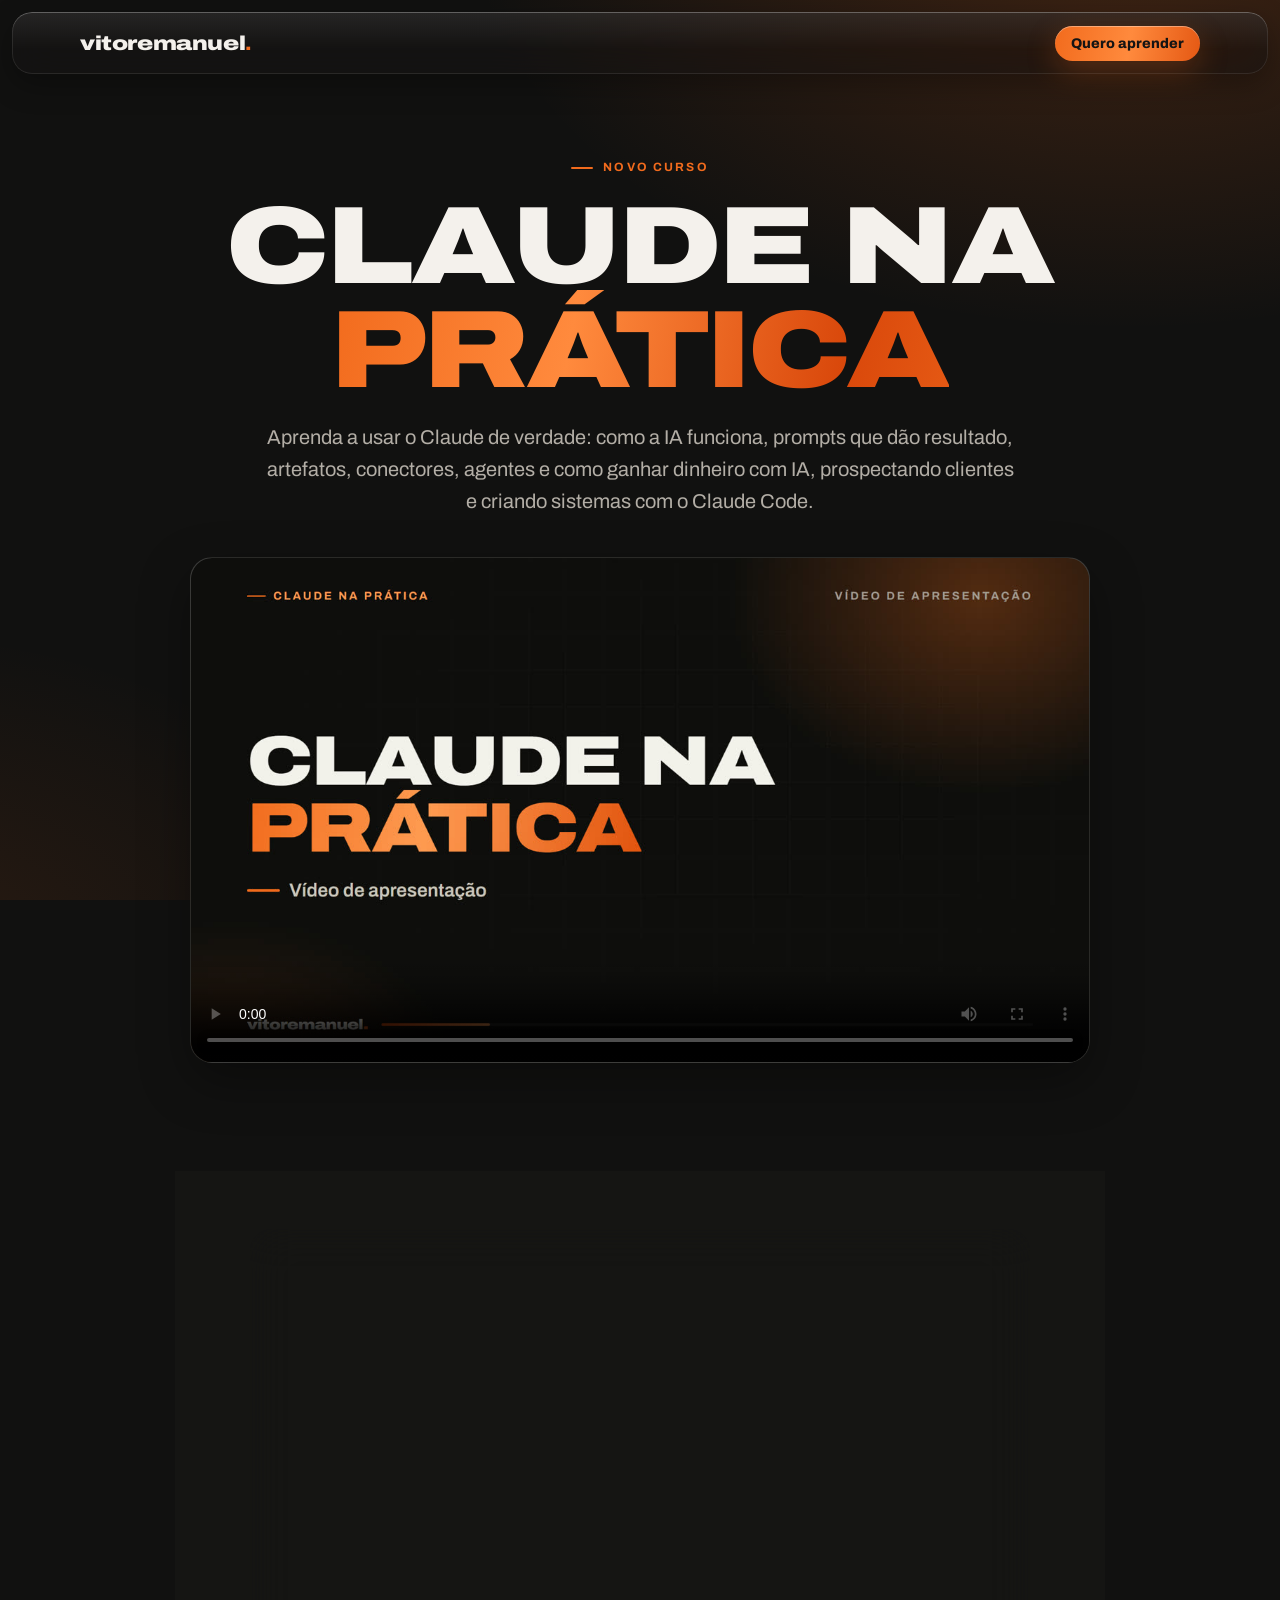
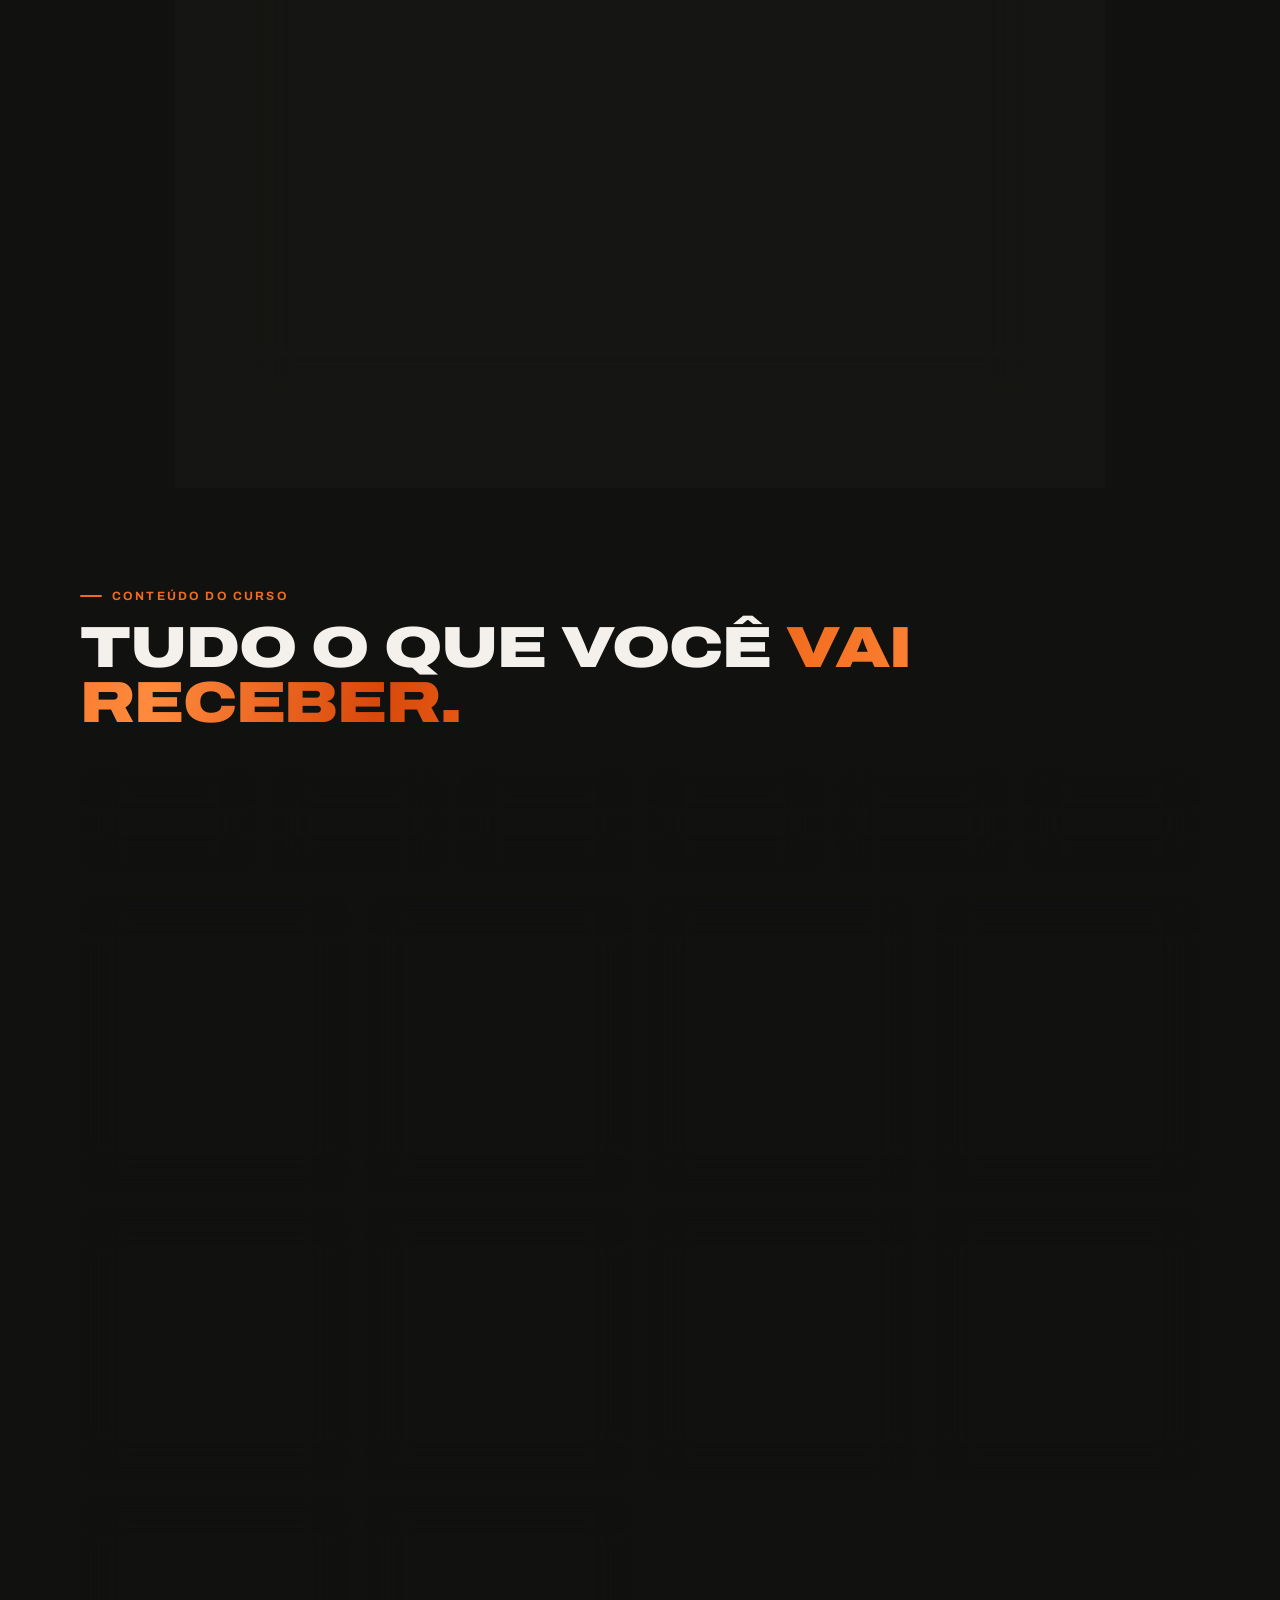
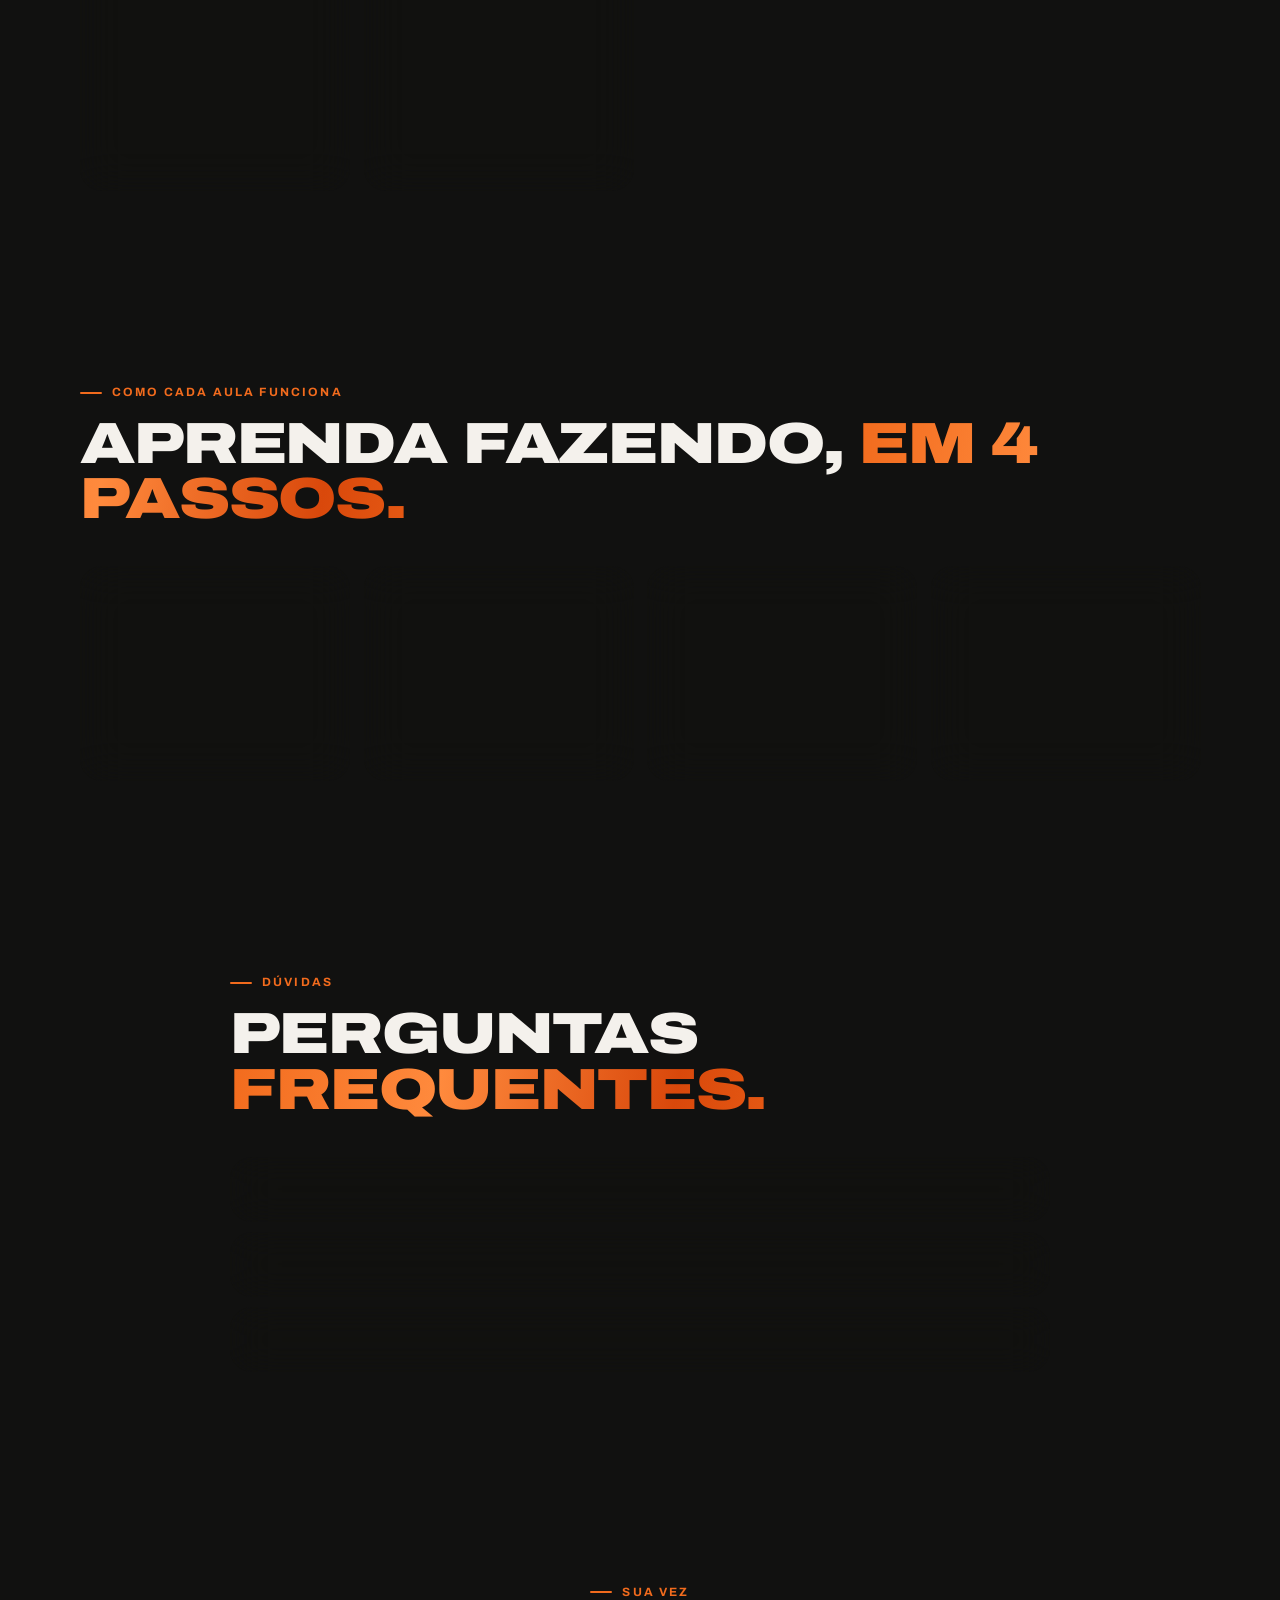
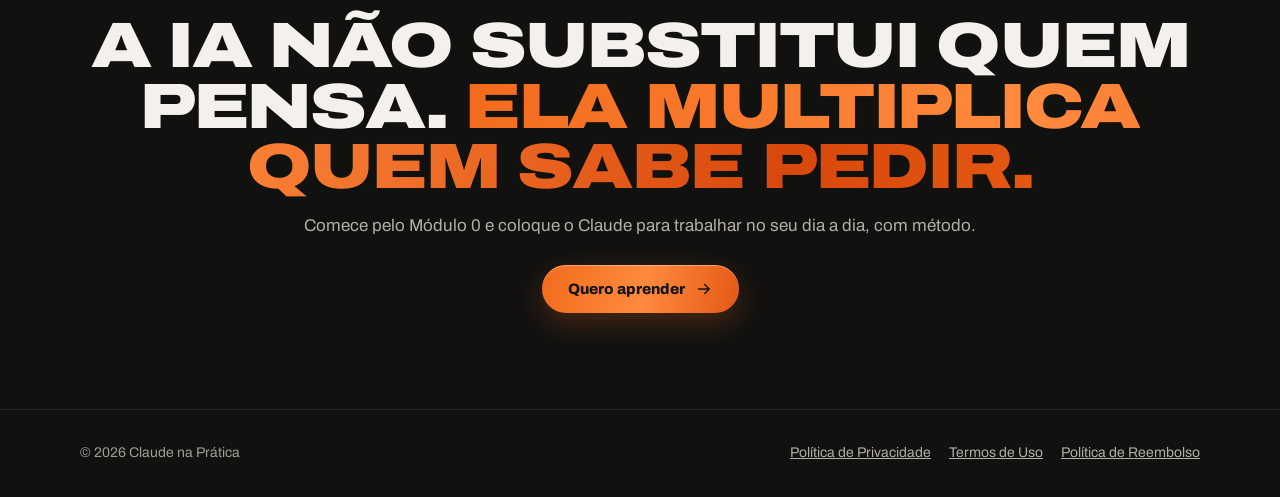
<file: claude-na-pratica/index.html>
<!doctype html><html lang="pt-BR"><head><meta charset="utf-8"><meta name="viewport" content="width=device-width,initial-scale=1,viewport-fit=cover">
<title>Claude na Prática · Curso online</title><meta name="description" content="Aprenda a usar o Claude de verdade: como a IA funciona, prompts que dão resultado, artefatos, conectores, agentes e como ganhar dinheiro com IA, prospectando clientes e criando sistemas com o Claude Code."><meta name="theme-color" content="#111110">
<style>
@font-face{font-family:Archivo;font-style:normal;font-display:swap;font-weight:100 900;font-stretch:62% 125%;src:url(../fonts/archivo-latin-standard-normal.woff2) format('woff2-variations')}
@font-face{font-family:Archivo;font-style:normal;font-display:swap;font-weight:100 900;font-stretch:62% 125%;src:url(../fonts/archivo-latin-ext-standard-normal.woff2) format('woff2-variations');unicode-range:U+0100-024F}
:root{--bg:#111110;--txt:#f4f1ec;--mut:#b3aea6;--dim:#a19c94;--acc:#f26b1d;--acc-2:#ff8a47;--acc-soft:rgba(242,107,29,.14);
  --glass:rgba(28,27,26,.46);--glass-brd:rgba(255,255,255,.09);--glass-edge:rgba(255,255,255,.2);--glass-shine:rgba(255,255,255,.09);--ease:cubic-bezier(.2,.75,.2,1)}
*{box-sizing:border-box}
html{scroll-behavior:smooth;scroll-padding-top:90px}
body{margin:0;background:radial-gradient(1100px 700px at 88% -10%,rgba(242,107,29,.22),transparent 60%),radial-gradient(900px 600px at -10% 110%,rgba(242,107,29,.12),transparent 60%),var(--bg);background-attachment:fixed;color:var(--txt);font-family:Archivo,system-ui,sans-serif;font-size:17px;line-height:1.6;-webkit-font-smoothing:antialiased;overflow-x:hidden}
a{color:inherit}img{max-width:100%;display:block}
:focus-visible{outline:3px solid #ffb37a;outline-offset:3px;border-radius:8px}
.wrap{max-width:1160px;margin:0 auto;padding:0 20px}
.eyebrow{font-size:12px;letter-spacing:.18em;text-transform:uppercase;color:var(--acc);font-weight:700;display:inline-flex;align-items:center;gap:10px}
.eyebrow::before{content:"";width:22px;height:2px;background:var(--acc);border-radius:2px}
.h{font-stretch:125%;font-weight:900;text-transform:uppercase;letter-spacing:-.02em;line-height:.95;margin:0}
.h2{font-size:clamp(30px,5.5vw,58px)}
.tag{background:linear-gradient(100deg,#f26b1d 0%,#ff8a3d 18%,#d9480b 38%,#f26b1d 55%,#ff9a52 72%,#e85a12 88%,#f26b1d 100%);background-size:220% 100%;-webkit-background-clip:text;background-clip:text;color:transparent;-webkit-text-fill-color:transparent;animation:gradTxt 5s linear infinite}
@keyframes gradTxt{to{background-position:-220% 50%}}
.lead{color:var(--mut);font-size:clamp(17px,2vw,20px);margin:0}
.glass{position:relative;background:linear-gradient(180deg,var(--glass-shine) 0%,rgba(255,255,255,0) 42%),var(--glass);-webkit-backdrop-filter:blur(22px) saturate(180%);backdrop-filter:blur(22px) saturate(180%);border:1px solid var(--glass-brd);box-shadow:inset 0 1px 0 var(--glass-edge),0 18px 50px rgba(0,0,0,.35);border-radius:22px}
.btn{position:relative;overflow:hidden;display:inline-flex;align-items:center;justify-content:center;gap:10px;border:0;border-radius:999px;padding:15px 26px;font:800 15px Archivo,sans-serif;text-decoration:none;cursor:pointer;transition:transform .25s var(--ease),box-shadow .25s,background .2s;white-space:nowrap;color:var(--txt)}
.btn svg{width:18px;height:18px}
.btn.pri{background:linear-gradient(100deg,#f26b1d,#ff8a3d 22%,#e2530f 45%,#f26b1d 60%,#ff9a52 80%,#f26b1d);background-size:240% 100%;animation:gradBtn 5s linear infinite;color:#141414;box-shadow:inset 0 1px 0 rgba(255,255,255,.35),0 10px 30px rgba(242,107,29,.25)}
@keyframes gradBtn{to{background-position:-240% 50%}}
.btn.pri:hover{transform:translateY(-2px);filter:brightness(1.08)}
.btn.sec{background:linear-gradient(180deg,rgba(255,255,255,.1),rgba(255,255,255,.02));box-shadow:inset 0 1px 0 var(--glass-edge),inset 0 0 0 1px var(--glass-brd)}
.btn.sec:hover{transform:translateY(-2px);background:rgba(242,107,29,.28)}
.btn.sm{padding:10px 16px;font-size:14px}
.preencher{display:inline-block;color:#141414;background:#ffc46b;font:800 12px Archivo,sans-serif;letter-spacing:.06em;padding:2px 8px;border-radius:6px;vertical-align:middle}
.marca{font-stretch:125%;font-weight:900;font-size:20px;letter-spacing:-.02em;text-decoration:none}.marca b{color:var(--acc)}
.topo{position:fixed;inset:12px 12px auto 12px;z-index:50;border-radius:20px;background:linear-gradient(180deg,rgba(255,255,255,.08),rgba(255,255,255,0) 60%),rgba(22,21,20,.6);-webkit-backdrop-filter:blur(22px) saturate(180%);backdrop-filter:blur(22px) saturate(180%);box-shadow:inset 0 1px 0 var(--glass-edge),inset 0 0 0 1px var(--glass-brd),0 10px 30px rgba(0,0,0,.3)}
.topo .wrap{display:flex;align-items:center;justify-content:space-between;gap:16px;height:62px}
.topo .wrap>.btn{flex:none;white-space:nowrap}
section{padding:96px 0}
.sec-hd{display:flex;flex-direction:column;gap:14px;margin-bottom:40px}
footer{border-top:1px solid var(--glass-brd);padding:32px 0;color:var(--dim);font-size:14px}
footer .wrap{display:flex;flex-wrap:wrap;gap:10px 22px;justify-content:space-between}
footer nav{display:flex;flex-wrap:wrap;gap:6px 18px}footer a{color:var(--mut)}
@media (prefers-reduced-motion:reduce){.tag,.btn.pri{animation:none}html{scroll-behavior:auto}}

.abertura{padding:150px 0 70px;text-align:center}
.abertura .h{font-size:clamp(46px,9vw,110px);margin:16px 0 18px}
.abertura .lead{max-width:760px;margin:0 auto}
.video{margin:40px auto 0;max-width:900px;aspect-ratio:16/9;border-radius:22px;overflow:hidden;display:grid;place-items:center;text-align:center;color:var(--mut)}
.video img{position:absolute;inset:0;width:100%;height:100%;object-fit:cover;opacity:.35}
.video .v-in{position:relative;display:grid;gap:10px;justify-items:center}
.play{width:78px;height:78px;border-radius:50%;display:grid;place-items:center;background:rgba(255,255,255,.14);box-shadow:inset 0 1px 0 rgba(255,255,255,.35)}
.play svg{width:30px;height:30px;margin-left:4px}
.preco{text-align:center}
.preco .box{max-width:780px;margin:0 auto;padding:44px clamp(20px,5vw,56px)}
.valor{display:flex;justify-content:center;align-items:baseline;gap:10px;margin:22px 0 6px}
.valor .un{font-size:26px;font-weight:800;color:var(--mut)}
.valor .n{font-stretch:125%;font-weight:900;font-size:clamp(70px,13vw,120px);line-height:1}
.cond{color:var(--mut)}
.benef{list-style:none;padding:0;margin:28px 0;display:grid;grid-template-columns:1fr 1fr;gap:12px 24px;text-align:left}
.benef li{display:flex;gap:10px;align-items:flex-start}.benef svg{width:20px;height:20px;color:var(--acc);flex:none;margin-top:3px}
.miudas{font-size:13px;color:var(--dim);margin-top:16px}.miudas a{color:var(--acc-2)}
.nums{display:grid;grid-template-columns:repeat(6,1fr);gap:12px;margin-bottom:22px}
.num{padding:20px 16px;text-align:center}.num b{display:block;font-stretch:125%;font-weight:900;font-size:36px;color:var(--acc);line-height:1}.num span{font-size:13px;color:var(--mut)}
.mods{display:grid;grid-template-columns:repeat(auto-fill,minmax(260px,1fr));gap:14px}
.mod{padding:22px;display:flex;flex-direction:column;gap:8px;transition:transform .4s var(--ease),border-color .3s,background .3s}
.mod:hover{transform:translateY(-5px);border-color:rgba(242,107,29,.55);background:linear-gradient(180deg,rgba(255,255,255,.1),rgba(255,255,255,0) 42%),rgba(242,107,29,.18)}
.mod .ic{width:46px;height:46px;border-radius:13px;background:var(--acc-soft);color:var(--acc);display:grid;place-items:center}.mod .ic svg{width:24px;height:24px}
.mod .nm{font-size:12px;font-weight:800;letter-spacing:.14em;color:var(--acc-2);text-transform:uppercase}
.mod h3{margin:0;font-size:18px;line-height:1.25}.mod p{margin:0;color:var(--mut);font-size:14.5px}
.passos{display:grid;grid-template-columns:repeat(4,1fr);gap:14px}
.passo{padding:24px}.passo .n{width:44px;height:44px;border-radius:50%;display:grid;place-items:center;font-stretch:125%;font-weight:900;color:#141414;background:linear-gradient(135deg,#ff9a52,#d9480b);margin-bottom:12px}
.passo b{display:block}.passo span{color:var(--mut);font-size:15px}
.garantia{display:flex;gap:26px;align-items:center;margin-top:18px;padding:28px}
.selo{flex:none;width:120px;height:120px;border-radius:50%;display:grid;place-items:center;text-align:center;background:radial-gradient(circle,rgba(242,107,29,.3),rgba(242,107,29,.08));box-shadow:inset 0 0 0 2px rgba(242,107,29,.6),0 0 30px rgba(242,107,29,.25)}
.selo b{display:block;font-stretch:125%;font-weight:900;font-size:40px;line-height:1;color:var(--acc)}.selo span{font-size:12px;font-weight:800;letter-spacing:.12em;text-transform:uppercase}
.garantia h3{margin:0 0 6px;font-size:20px}.garantia p{margin:0;color:var(--mut)}
details{padding:0 22px;border-radius:16px;margin-bottom:10px}
summary{cursor:pointer;list-style:none;padding:18px 0;font-weight:700;display:flex;justify-content:space-between;gap:16px}summary::-webkit-details-marker{display:none}
summary::after{content:"+";color:var(--acc);font-size:24px;line-height:1;transition:transform .3s}details[open] summary::after{transform:rotate(45deg)}
details p{margin:0 0 18px;color:var(--mut)}
.final{text-align:center}.final .h{font-size:clamp(34px,6vw,64px);margin:14px 0}.final p{color:var(--mut);margin:0 0 26px}
.barra-cel{position:fixed;left:10px;right:10px;bottom:calc(10px + env(safe-area-inset-bottom));z-index:60;display:none;align-items:center;justify-content:space-between;gap:12px;padding:10px 10px 10px 18px;border-radius:18px;transform:translateY(140%);transition:transform .35s var(--ease)}
.barra-cel.on{transform:none}.barra-cel b{font-stretch:125%;font-weight:900;font-size:22px}.barra-cel small{color:var(--mut);display:block;font-size:12px}
@media (max-width:900px){.nums{grid-template-columns:repeat(3,1fr)}.passos{grid-template-columns:1fr 1fr}}
@media (max-width:640px){section{padding:72px 0}.benef{grid-template-columns:1fr}.nums{grid-template-columns:1fr 1fr}.passos{grid-template-columns:1fr}.garantia{flex-direction:column;text-align:center}.barra-cel{display:flex}.topo .btn{padding:9px 14px;font-size:13px}}
</style></head><body>
<header class="topo"><div class="wrap"><a class="marca" href="#">vitoremanuel<b>.</b></a><a class="btn pri sm" href="https://pay.cakto.com.br/32dsh9c_1365590">Quero aprender</a></div></header>
<main>
<section class="abertura"><div class="wrap">
  <span class="eyebrow">Novo curso</span>
  <h1 class="h">Claude na <span class="tag">Prática</span></h1>
  <p class="lead">Aprenda a usar o Claude de verdade: como a IA funciona, prompts que dão resultado, artefatos, conectores, agentes e como ganhar dinheiro com IA, prospectando clientes e criando sistemas com o Claude Code.</p>
  <div class="video glass"><video controls playsinline preload="metadata" poster="apresentacao.jpg" src="apresentacao.mp4" style="position:absolute;inset:0;width:100%;height:100%;object-fit:cover;background:#000"></video></div>
</div></section>

<section class="preco" id="preco"><div class="wrap"><div class="box glass">
  <h2 class="h h2">Comece hoje a usar o Claude <span class="tag">de verdade.</span></h2>
  <p class="lead" style="margin-top:12px">Acesso a todos os módulos, apostilas em PDF e prompts prontos, com acesso imediato.</p>
  <div class="valor"><span class="un">R$</span><span class="n">19,90</span></div>
  <div class="cond">pagamento único</div>
  <ul class="benef"><li><svg  viewBox="0 0 24 24" fill="none" stroke="currentColor" stroke-width="2" stroke-linecap="round" stroke-linejoin="round" aria-hidden="true"><path d="M5 12.5l4.5 4.5L19 7.5"/></svg><span>10 módulos</span></li><li><svg  viewBox="0 0 24 24" fill="none" stroke="currentColor" stroke-width="2" stroke-linecap="round" stroke-linejoin="round" aria-hidden="true"><path d="M5 12.5l4.5 4.5L19 7.5"/></svg><span>10 videoaulas</span></li><li><svg  viewBox="0 0 24 24" fill="none" stroke="currentColor" stroke-width="2" stroke-linecap="round" stroke-linejoin="round" aria-hidden="true"><path d="M5 12.5l4.5 4.5L19 7.5"/></svg><span>17 prompts prontos</span></li><li><svg  viewBox="0 0 24 24" fill="none" stroke="currentColor" stroke-width="2" stroke-linecap="round" stroke-linejoin="round" aria-hidden="true"><path d="M5 12.5l4.5 4.5L19 7.5"/></svg><span>17 tarefas práticas</span></li><li><svg  viewBox="0 0 24 24" fill="none" stroke="currentColor" stroke-width="2" stroke-linecap="round" stroke-linejoin="round" aria-hidden="true"><path d="M5 12.5l4.5 4.5L19 7.5"/></svg><span>Apostila em PDF de cada módulo</span></li><li><svg  viewBox="0 0 24 24" fill="none" stroke="currentColor" stroke-width="2" stroke-linecap="round" stroke-linejoin="round" aria-hidden="true"><path d="M5 12.5l4.5 4.5L19 7.5"/></svg><span>Acesso pela Cakto</span></li></ul>
  <a class="btn pri" href="https://pay.cakto.com.br/32dsh9c_1365590">Quero aprender <svg  viewBox="0 0 24 24" fill="none" stroke="currentColor" stroke-width="2" stroke-linecap="round" stroke-linejoin="round" aria-hidden="true"><path d="M5 12h14M13 6l6 6-6 6"/></svg></a>
  <p class="miudas">Pagamento seguro pela Cakto, com acesso imediato. Ao comprar, você concorda com os <a href="../termos.html">Termos de Uso</a>.</p>
</div></div></section>

<section id="conteudo"><div class="wrap">
  <div class="sec-hd"><span class="eyebrow">Conteúdo do curso</span><h2 class="h h2">Tudo o que você <span class="tag">vai receber.</span></h2></div>
  <div class="nums"><div class="num glass"><b>10</b><span>módulos</span></div><div class="num glass"><b>10</b><span>videoaulas</span></div><div class="num glass"><b>17</b><span>prompts prontos</span></div><div class="num glass"><b>17</b><span>tarefas práticas</span></div><div class="num glass"><b>12</b><span>apostilas em PDF</span></div><div class="num glass"><b>~26</b><span>min de vídeo</span></div></div>
  <div class="mods"><article class="mod glass"><span class="ic"><svg  viewBox="0 0 24 24" fill="none" stroke="currentColor" stroke-width="2" stroke-linecap="round" stroke-linejoin="round" aria-hidden="true"><path d="M12 3l2.6 5.6 6.1.7-4.5 4.2 1.2 6L12 16.6 6.6 19.5l1.2-6L3.3 9.3l6.1-.7z"/></svg></span><span class="nm">Módulo 1</span><h3>Boas-vindas e a história do Claude</h3><p>Ao final: você conhece a história do Claude, sabe quais modelos existem no seu plano e já fez a primeira conversa com um objetivo claro.</p></article><article class="mod glass"><span class="ic"><svg  viewBox="0 0 24 24" fill="none" stroke="currentColor" stroke-width="2" stroke-linecap="round" stroke-linejoin="round" aria-hidden="true"><circle cx="12" cy="12" r="3"/><path d="M12 2v3M12 19v3M2 12h3M19 12h3M5 5l2 2M17 17l2 2M5 19l2-2M17 7l2-2"/></svg></span><span class="nm">Módulo 2</span><h3>Como a IA funciona</h3><p>Ao final: você entende tokens, treinamento, janela de contexto e alucinação, e sabe como pedir para reduzir erros.</p></article><article class="mod glass"><span class="ic"><svg  viewBox="0 0 24 24" fill="none" stroke="currentColor" stroke-width="2" stroke-linecap="round" stroke-linejoin="round" aria-hidden="true"><rect x="3" y="4" width="18" height="14" rx="2"/><path d="M8 21h8M7 9h6M7 13h10"/></svg></span><span class="nm">Módulo 3</span><h3>Primeiros passos no Claude</h3><p>Ao final: você usa o Claude no computador e no celular, envia arquivos e tem um Projeto configurado para o seu negócio.</p></article><article class="mod glass"><span class="ic"><svg  viewBox="0 0 24 24" fill="none" stroke="currentColor" stroke-width="2" stroke-linecap="round" stroke-linejoin="round" aria-hidden="true"><path d="M4 5h16v11H8l-4 4z"/><path d="M8 9h8M8 12h5"/></svg></span><span class="nm">Módulo 4</span><h3>Prompt: a arte de pedir</h3><p>Ao final: você tem um prompt-modelo no método C.T.F.R.E. e sabe usar papel, etapas, marcações e autoavaliação para melhorar qualquer resposta.</p></article><article class="mod glass"><span class="ic"><svg  viewBox="0 0 24 24" fill="none" stroke="currentColor" stroke-width="2" stroke-linecap="round" stroke-linejoin="round" aria-hidden="true"><path d="M14 3H7a2 2 0 0 0-2 2v14a2 2 0 0 0 2 2h10a2 2 0 0 0 2-2V8z"/><path d="M14 3v5h5"/></svg></span><span class="nm">Módulo 5</span><h3>Arquivos, projetos e pesquisa</h3><p>Ao final: você analisa documentos e planilhas com o Claude, tem um Projeto completo e faz pesquisas na web com fontes.</p></article><article class="mod glass"><span class="ic"><svg  viewBox="0 0 24 24" fill="none" stroke="currentColor" stroke-width="2" stroke-linecap="round" stroke-linejoin="round" aria-hidden="true"><rect x="3" y="3" width="7" height="7" rx="1.5"/><rect x="14" y="3" width="7" height="7" rx="1.5"/><rect x="3" y="14" width="7" height="7" rx="1.5"/><rect x="14" y="14" width="7" height="7" rx="1.5"/></svg></span><span class="nm">Módulo 6</span><h3>Artefatos</h3><p>Ao final: você criou e publicou o seu primeiro artefato: uma ferramenta útil para o seu negócio, com link para compartilhar.</p></article><article class="mod glass"><span class="ic"><svg  viewBox="0 0 24 24" fill="none" stroke="currentColor" stroke-width="2" stroke-linecap="round" stroke-linejoin="round" aria-hidden="true"><path d="M9 7H6a4 4 0 0 0 0 8h3M15 7h3a4 4 0 0 1 0 8h-3M8 11h8"/></svg></span><span class="nm">Módulo 7</span><h3>Conectores</h3><p>Ao final: você conectou pelo menos uma ferramenta (agenda, e-mail ou arquivos) e usa o Claude para consultar e organizar o seu dia.</p></article><article class="mod glass"><span class="ic"><svg  viewBox="0 0 24 24" fill="none" stroke="currentColor" stroke-width="2" stroke-linecap="round" stroke-linejoin="round" aria-hidden="true"><circle cx="12" cy="8" r="4"/><path d="M4 21a8 8 0 0 1 16 0"/><path d="M19 4l2-2M5 4L3 2"/></svg></span><span class="nm">Módulo 8</span><h3>Agentes</h3><p>Ao final: você entende como um agente trabalha, usou a pesquisa aprofundada e desenhou sua primeira automação.</p></article><article class="mod glass"><span class="ic"><svg  viewBox="0 0 24 24" fill="none" stroke="currentColor" stroke-width="2" stroke-linecap="round" stroke-linejoin="round" aria-hidden="true"><path d="M3 17l6-6 4 4 8-8"/><path d="M14 7h7v7"/></svg></span><span class="nm">Módulo 9</span><h3>Ganhar dinheiro com o Claude</h3><p>Ao final: você tem uma lista de 10 empresas com mensagens personalizadas e a primeira versão de um sistema para resolver uma dor real.</p></article><article class="mod glass"><span class="ic"><svg  viewBox="0 0 24 24" fill="none" stroke="currentColor" stroke-width="2" stroke-linecap="round" stroke-linejoin="round" aria-hidden="true"><path d="M12 3l8 3v6c0 5-3.5 8-8 9-4.5-1-8-4-8-9V6z"/><path d="M9 12l2 2 4-4"/></svg></span><span class="nm">Módulo 10</span><h3>Seu negócio, segurança e próximos passos</h3><p>Ao final: você tem um plano de 7 dias para colocar o Claude na rotina da empresa e regras claras de segurança e ética.</p></article></div>
</div></section>

<section><div class="wrap">
  <div class="sec-hd"><span class="eyebrow">Como cada aula funciona</span><h2 class="h h2">Aprenda fazendo, <span class="tag">em 4 passos.</span></h2></div>
  <div class="passos"><div class="passo glass"><span class="n">1</span><b>Assista à videoaula do módulo</b><span>(2 a 4 minutos) para entender a ideia.</span></div><div class="passo glass"><span class="n">2</span><b>Leia a aula nesta apostila</b><span>com o Claude aberto do lado.</span></div><div class="passo glass"><span class="n">3</span><b>Copie o prompt-modelo</b><span>e troque o que está entre colchetes pelos seus dados.</span></div><div class="passo glass"><span class="n">4</span><b>Faça a tarefa de 15 minutos</b><span>e marque o checklist.</span></div></div>
</div></section>

<section><div class="wrap" style="max-width:860px">
  <div class="sec-hd"><span class="eyebrow">Dúvidas</span><h2 class="h h2">Perguntas <span class="tag">frequentes.</span></h2></div>
  <details class="glass"><summary>Preciso saber programar?</summary><p>Não. O curso começa do zero. Os módulos de artefatos e de Claude Code mostram como criar páginas e sistemas conversando em português.</p></details><details class="glass"><summary>Preciso pagar o Claude para fazer o curso?</summary><p>O plano gratuito serve para começar. Alguns recursos, como conectores, agentes e o Claude Code, aparecem nos planos pagos, e o curso avisa quando for o caso.</p></details><details class="glass"><summary>Como recebo o acesso?</summary><p>O pagamento é feito na Cakto, com Pix ou cartão. Depois da confirmação, você recebe o acesso à área do aluno com as videoaulas e as apostilas em PDF.</p></details>
</div></section>

<section class="final"><div class="wrap">
  <span class="eyebrow">Sua vez</span>
  <h2 class="h">A IA não substitui quem pensa. <span class="tag">Ela multiplica quem sabe pedir.</span></h2>
  <p>Comece pelo Módulo 0 e coloque o Claude para trabalhar no seu dia a dia, com método.</p>
  <a class="btn pri" href="https://pay.cakto.com.br/32dsh9c_1365590">Quero aprender <svg  viewBox="0 0 24 24" fill="none" stroke="currentColor" stroke-width="2" stroke-linecap="round" stroke-linejoin="round" aria-hidden="true"><path d="M5 12h14M13 6l6 6-6 6"/></svg></a>
</div></section>
</main>
<footer><div class="wrap"><span>© <span id="ano"></span> Claude na Prática</span>
<nav><a href="../privacidade.html">Política de Privacidade</a><a href="../termos.html">Termos de Uso</a><a href="../reembolso.html">Política de Reembolso</a></nav></div></footer>
<div class="barra-cel glass" id="barraCel"><div><b>R$ 19,90</b><small>pagamento único</small></div><a class="btn pri sm" href="https://pay.cakto.com.br/32dsh9c_1365590">Quero aprender</a></div>
<script>
document.getElementById('ano').textContent=new Date().getFullYear();
const bc=document.getElementById('barraCel'),pr=document.getElementById('preco');
const vb=()=>bc.classList.toggle('on',pr.getBoundingClientRect().bottom<0);addEventListener('scroll',vb,{passive:true});vb();
</script></body></html>
</file>
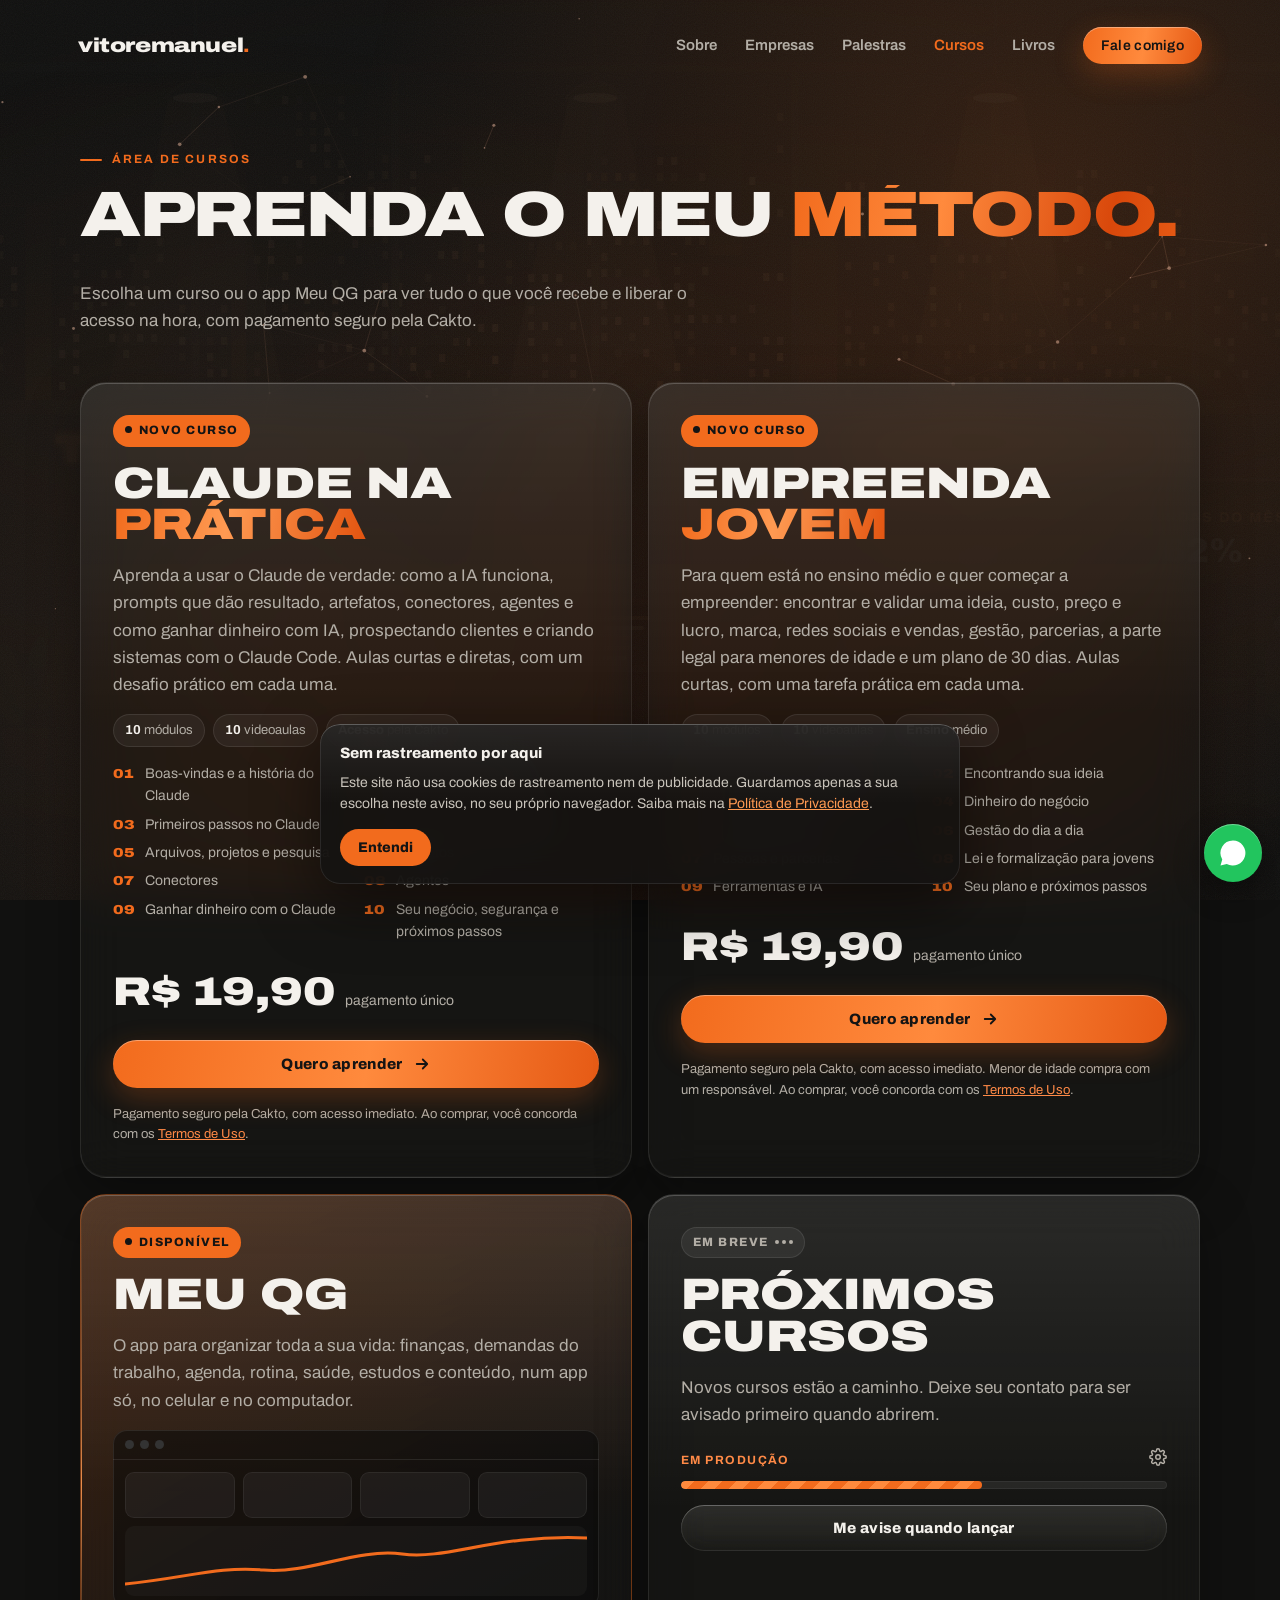
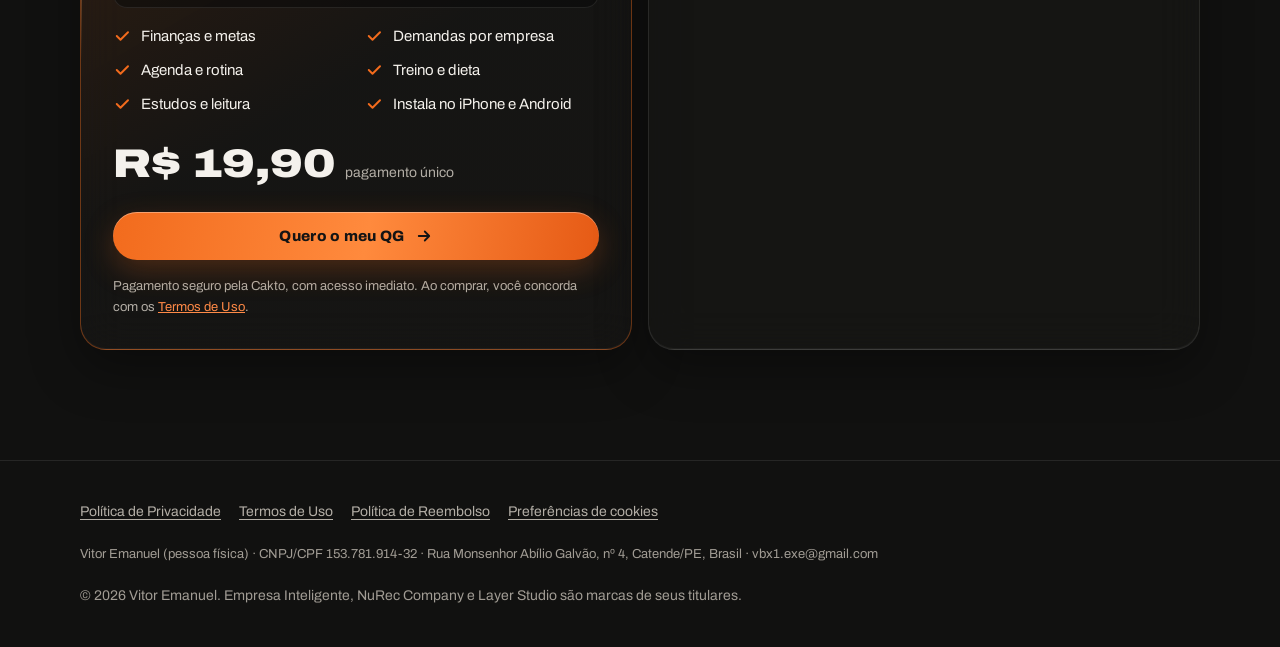
<file: cursos/index.html>
<!doctype html>
<html lang="pt-BR">
<head>
<meta charset="utf-8">
<meta name="viewport" content="width=device-width,initial-scale=1,viewport-fit=cover">
<title>Cursos · Vitor Emanuel</title>
<meta name="description" content="Vitor Emanuel: publicitário e desenvolvedor de sistemas. CEO da Empresa Inteligente e co-fundador da NuRec Company e da Layer Studio.">
<meta name="theme-color" content="#121212">
<meta property="og:title" content="Vitor Emanuel">
<meta property="og:description" content="Publicitário e desenvolvedor de sistemas. Empresas, palestras e cursos.">
<link rel="icon" href="data:image/svg+xml,%3Csvg xmlns='http://www.w3.org/2000/svg' viewBox='0 0 64 64'%3E%3Crect width='64' height='64' rx='16' fill='%23111110'/%3E%3Ctext x='12' y='44' font-family='Arial Black,Arial' font-weight='900' font-size='30' fill='%23f4f1ec'%3Eve%3C/text%3E%3Ccircle cx='52' cy='42' r='5' fill='%23f26b1d'/%3E%3C/svg%3E">
<link rel="stylesheet" href="../fonts.css">
<script src="../dados.js"></script>
<script src="../consentimento.js"></script>
<script src="../escritorio.js" defer></script>
<style>
:root{
  --bg:#111110;--txt:#f4f1ec;--mut:#b3aea6;--dim:#a19c94;
  --acc:#f26b1d;--acc-2:#ff8a47;--acc-soft:rgba(242,107,29,.14);
  --glass:rgba(28,27,26,.46);--glass-brd:rgba(255,255,255,.09);--glass-edge:rgba(255,255,255,.2);--glass-shine:rgba(255,255,255,.09);
  --blur:22px;--shadow:0 18px 50px rgba(0,0,0,.35);
  --r:22px;--max:1160px;--ease:cubic-bezier(.2,.75,.2,1);
}
*{box-sizing:border-box}
html{scroll-behavior:smooth;scroll-padding-top:84px}
body{margin:0;background:var(--bg);color:var(--txt);font-family:Archivo,system-ui,sans-serif;font-size:17px;line-height:1.6;-webkit-font-smoothing:antialiased;overflow-x:hidden}
a{color:inherit}
:focus-visible{outline:3px solid #ffb37a;outline-offset:3px;border-radius:8px}
.btn:focus-visible{outline-offset:4px;border-radius:999px}
.pular{position:fixed;left:12px;top:-70px;z-index:200;background:var(--acc);color:#141414;padding:10px 16px;border-radius:10px;font-weight:800;text-decoration:none;transition:top .2s}
.pular:focus{top:12px}
.sr{position:absolute;width:1px;height:1px;overflow:hidden;clip:rect(0 0 0 0);white-space:nowrap}
.aviso-form{font-size:13px;color:var(--mut);margin:-4px 0 0;line-height:1.5}
.aviso-form a,.nota-compra a{color:var(--acc-2)}
.nota-compra{font-size:13px;color:var(--mut);margin:-6px 0 0}
.leg{display:grid;gap:14px;width:100%}
.leg-dados{font-size:13px;color:var(--dim)}
.leg-dados .falta{color:#141414;background:var(--acc);padding:0 5px;border-radius:4px;font-weight:700}
.leg-links{display:flex;flex-wrap:wrap;gap:6px 18px}
.leg-links a,.leg-links button{color:var(--mut);font:inherit;font-size:14px;background:none;border:0;padding:0;cursor:pointer;text-decoration:underline;text-underline-offset:3px}
.leg-links a:hover,.leg-links button:hover{color:var(--acc-2)}
.pontos .pausa{width:30px;height:30px;border-radius:50%;border:0;padding:0;margin-left:6px;display:grid;place-items:center;background:rgba(255,255,255,.08);color:var(--txt);cursor:pointer;box-shadow:inset 0 0 0 1px rgba(255,255,255,.14)}
.pontos .pausa:hover{background:rgba(242,107,29,.3)}
.pausa svg{width:12px;height:12px}
.pontos{align-items:center}
img{max-width:100%;display:block}
#fx{position:fixed;inset:0;width:100%;height:100%;z-index:-1;display:block}
.grao{position:fixed;inset:0;z-index:-1;pointer-events:none;opacity:.05;background-image:url("data:image/svg+xml,%3Csvg xmlns='http://www.w3.org/2000/svg' width='160' height='160'%3E%3Cfilter id='n'%3E%3CfeTurbulence type='fractalNoise' baseFrequency='.9' numOctaves='2' stitchTiles='stitch'/%3E%3C/filter%3E%3Crect width='100%25' height='100%25' filter='url(%23n)'/%3E%3C/svg%3E")}
.wrap{max-width:var(--max);margin:0 auto;padding:0 20px}
.eyebrow{font-size:12px;letter-spacing:.18em;text-transform:uppercase;color:var(--acc);font-weight:700;display:inline-flex;align-items:center;gap:10px}
.eyebrow::before{content:"";width:22px;height:2px;background:var(--acc);border-radius:2px;transform-origin:left;transform:scaleX(0);transition:transform .8s var(--ease) .1s}
.eyebrow.on::before{transform:scaleX(1)}
.h{font-stretch:125%;font-weight:900;text-transform:uppercase;letter-spacing:-.02em;line-height:.95;margin:0}
.h2{font-size:clamp(30px,6vw,64px);overflow-wrap:break-word}
.lead{color:var(--mut);font-size:clamp(17px,2vw,20px);max-width:620px;margin:0}
.tag{color:var(--acc)}
.h .tag .w>span,.h .tag:not(:has(.w)){background:linear-gradient(100deg,#f26b1d 0%,#ff8a3d 18%,#d9480b 38%,#f26b1d 55%,#ff9a52 72%,#e85a12 88%,#f26b1d 100%);background-size:220% 100%;
  -webkit-background-clip:text;background-clip:text;color:transparent;-webkit-text-fill-color:transparent;animation:gradTxt 5s linear infinite}
@keyframes gradBtn{from{background-position:0% 50%}to{background-position:-240% 50%}}
@keyframes gradTxt{from{background-position:0% 50%}to{background-position:-220% 50%}}
@media (prefers-reduced-motion:reduce){.h .tag .w>span,.h .tag,.btn.pri{animation:none}}
section{padding:110px 0;position:relative}
.sec-hd{display:flex;flex-direction:column;gap:16px;margin-bottom:48px}

/* vidro líquido (igual ao QG) */
.glass{position:relative;background:linear-gradient(180deg,var(--glass-shine) 0%,rgba(255,255,255,0) 42%),radial-gradient(300px circle at var(--mx,-400px) var(--my,-400px),rgba(255,255,255,.08),rgba(255,255,255,0) 65%),var(--glass);
  -webkit-backdrop-filter:blur(var(--blur)) saturate(180%);backdrop-filter:blur(var(--blur)) saturate(180%);
  border:1px solid var(--glass-brd);box-shadow:inset 0 1px 0 var(--glass-edge),inset 0 -1px 1px rgba(255,255,255,.05),var(--shadow);border-radius:var(--r)}

/* botões */
.btn{position:relative;overflow:hidden;display:inline-flex;align-items:center;justify-content:center;gap:10px;border:0;border-radius:999px;padding:15px 26px;font:800 15px Archivo,sans-serif;letter-spacing:.02em;text-decoration:none;cursor:pointer;transition:transform .25s var(--ease),background .2s,box-shadow .25s;white-space:nowrap}
.btn svg{width:18px;height:18px;flex:none;transition:transform .25s var(--ease)}
.btn:hover svg{transform:translateX(4px)}
.btn.pri{background:linear-gradient(100deg,#f26b1d 0%,#ff8a3d 22%,#e2530f 45%,#f26b1d 60%,#ff9a52 80%,#f26b1d 100%);background-size:240% 100%;animation:gradBtn 5s linear infinite;color:#141414;box-shadow:inset 0 1px 0 rgba(255,255,255,.35),0 10px 30px rgba(242,107,29,.25)}
.btn.pri::after{content:"";position:absolute;inset:0;background:linear-gradient(110deg,transparent 30%,rgba(255,255,255,.45) 50%,transparent 70%);transform:translateX(-120%);transition:transform .8s var(--ease)}
.btn.pri:hover::after{transform:translateX(120%)}
.btn.pri:hover{filter:brightness(1.08);transform:translateY(-2px);box-shadow:inset 0 1px 0 rgba(255,255,255,.35),0 16px 36px rgba(242,107,29,.35)}
.btn.sec{background:linear-gradient(180deg,rgba(255,255,255,.1),rgba(255,255,255,.02));-webkit-backdrop-filter:blur(14px) saturate(180%);backdrop-filter:blur(14px) saturate(180%);color:var(--txt);box-shadow:inset 0 1px 0 var(--glass-edge),inset 0 0 0 1px var(--glass-brd)}
.btn.sec:hover{transform:translateY(-2px);background:linear-gradient(180deg,rgba(255,255,255,.12),rgba(255,255,255,0)),rgba(242,107,29,.28);color:#fff;box-shadow:inset 0 1px 0 rgba(255,200,170,.4),inset 0 0 0 1px rgba(242,107,29,.6),0 10px 28px rgba(242,107,29,.18)}
.btn.sm{padding:11px 18px;font-size:14px}
.fm,.num,.emp,.canal,.cur,details,.papel{transition:transform .5s var(--ease),border-color .3s,box-shadow .3s,background .3s,opacity .9s var(--ease)}
.fm:hover,.num:hover,.emp:hover,.canal:hover,.cur:hover,details:hover{background:linear-gradient(180deg,rgba(255,255,255,.1) 0%,rgba(255,255,255,0) 42%),rgba(242,107,29,.22);border-color:rgba(242,107,29,.55);box-shadow:inset 0 1px 0 rgba(255,200,170,.35),0 18px 44px rgba(242,107,29,.14)}
.papel:hover{background:rgba(242,107,29,.25);box-shadow:inset 0 1px 0 rgba(255,200,170,.3),inset 0 0 0 1px rgba(242,107,29,.55);color:var(--txt)}

/* topo */
.nav{position:fixed;inset:14px 14px auto 14px;z-index:50;border-radius:20px;transition:background .35s,box-shadow .35s,backdrop-filter .35s}
.nav.solid{background:linear-gradient(180deg,rgba(255,255,255,.08),rgba(255,255,255,0) 60%),rgba(22,21,20,.55);-webkit-backdrop-filter:blur(22px) saturate(180%);backdrop-filter:blur(22px) saturate(180%);box-shadow:inset 0 1px 0 var(--glass-edge),inset 0 0 0 1px var(--glass-brd),0 10px 30px rgba(0,0,0,.3)}
.nav .wrap{display:flex;align-items:center;justify-content:space-between;height:62px;padding:0 18px}
.logo{font-stretch:125%;font-weight:900;font-size:20px;letter-spacing:-.02em;text-decoration:none;text-transform:lowercase}
.logo b{color:var(--acc)}
.menu{display:flex;gap:28px;align-items:center}
.menu a{text-decoration:none;color:var(--mut);font-size:15px;font-weight:600;transition:color .2s}
.menu a:hover{color:var(--txt)}
.burger{display:none;position:relative;width:46px;height:46px;border-radius:14px;border:0;cursor:pointer;background:linear-gradient(180deg,rgba(255,255,255,.1),rgba(255,255,255,.02));box-shadow:inset 0 1px 0 var(--glass-edge),inset 0 0 0 1px var(--glass-brd)}
.burger span{position:absolute;left:13px;right:13px;height:2.5px;border-radius:2px;background:var(--txt);transition:transform .35s var(--ease),opacity .25s,top .35s var(--ease)}
.burger span:nth-child(1){top:15px}.burger span:nth-child(2){top:22px}.burger span:nth-child(3){top:29px}
.burger[aria-expanded="true"]{background:rgba(242,107,29,.25)}
.burger[aria-expanded="true"] span:nth-child(1){top:22px;transform:rotate(45deg)}
.burger[aria-expanded="true"] span:nth-child(2){opacity:0;transform:scaleX(0)}
.burger[aria-expanded="true"] span:nth-child(3){top:22px;transform:rotate(-45deg)}

/* hero */
.hero{min-height:min(100vh,940px);min-height:min(100svh,940px);display:flex;align-items:center;padding:130px 0 80px}
.hero-grid{display:grid;grid-template-columns:minmax(0,1.35fr) minmax(0,.8fr);gap:clamp(56px,7vw,110px);align-items:center}
.hero h1{font-size:clamp(40px,7vw,98px);margin:20px 0 14px}
.hero h1 .l{display:block}
.form-tag{font-stretch:105%;font-weight:700;font-size:clamp(13px,1.25vw,16px);letter-spacing:.06em;text-transform:uppercase;color:var(--txt);margin:0 0 18px;display:flex;flex-wrap:wrap;gap:8px 12px;align-items:center}
.form-tag i{width:6px;height:6px;border-radius:50%;background:var(--acc);display:inline-block}
.cta{display:flex;flex-wrap:wrap;gap:12px}
.foto{position:relative;aspect-ratio:4/5;overflow:hidden;padding:0}
.foto img{width:100%;height:100%;object-fit:cover;border-radius:inherit}
/* vitrine: painéis animados, um por vez */
.hero{overflow-x:clip}
.vitrine{position:relative;justify-self:end;width:min(100%,390px);margin-right:-12px;display:flex;flex-direction:column;align-items:center;gap:20px}
.halo{position:absolute;top:0;left:50%;width:120%;aspect-ratio:1;transform:translateX(-50%);border-radius:50%;background:radial-gradient(circle,rgba(242,107,29,.28),rgba(242,107,29,.06) 45%,transparent 68%);filter:blur(10px);animation:respira 6s ease-in-out infinite;pointer-events:none}
.giro{position:relative;width:100%;height:370px}
.wid{position:absolute;inset:0;padding:18px;border-radius:26px;display:flex;flex-direction:column;gap:16px;overflow:hidden;
  background:linear-gradient(180deg,rgba(255,255,255,.07) 0%,rgba(255,255,255,0) 30%),rgba(12,12,12,.72);-webkit-backdrop-filter:blur(20px) saturate(160%);backdrop-filter:blur(20px) saturate(160%);
  box-shadow:inset 0 1px 0 rgba(255,255,255,.14),inset 0 0 0 1px rgba(255,255,255,.07),0 30px 70px rgba(0,0,0,.45);
  opacity:0;transform:translateX(60px) scale(.94);filter:blur(8px);transition:opacity .8s var(--ease),transform .9s var(--ease),filter .8s var(--ease);pointer-events:none}
.wid.sai{opacity:0;transform:translateX(-60px) scale(.94);filter:blur(8px)}
.wid.on{opacity:1;transform:none;filter:none;pointer-events:auto}
.wid-hd{display:flex;justify-content:space-between;gap:14px;align-items:flex-start}
.area-tag{display:inline-flex;align-items:center;gap:7px;font-size:11px;font-weight:800;letter-spacing:.14em;text-transform:uppercase;color:var(--txt);padding:5px 10px;border-radius:99px;background:rgba(242,107,29,.16);box-shadow:inset 0 0 0 1px rgba(242,107,29,.35);margin-bottom:14px}
.area-tag i{width:6px;height:6px;border-radius:50%;background:var(--acc);animation:pulsa 2s infinite}
.k-lab{font-size:11px;letter-spacing:.12em;text-transform:uppercase;color:var(--acc-2);font-weight:700}
.k-num{font-stretch:115%;font-weight:900;font-size:clamp(28px,3vw,36px);line-height:1.05;font-variant-numeric:tabular-nums;white-space:nowrap}
.k-sub{font-size:11px;color:var(--dim);margin-top:2px}
.notas{display:grid;gap:6px;min-width:0;flex:0 1 180px}
.nota{display:flex;gap:8px;align-items:center;padding:7px 9px;border-radius:12px;background:rgba(255,255,255,.04);box-shadow:inset 0 0 0 1px rgba(255,255,255,.09);
  opacity:0;transform:translateY(10px) scale(.97);transition:opacity .5s var(--ease),transform .5s var(--ease)}
.nota:first-child{box-shadow:inset 0 0 0 1px rgba(255,255,255,.22)}
.wid.on .nota{opacity:1;transform:none}
.wid.on .nota:nth-child(1){transition-delay:.5s}.wid.on .nota:nth-child(2){transition-delay:.9s}.wid.on .nota:nth-child(3){transition-delay:1.3s}
.nota b{display:block;font-size:11.5px;line-height:1.2;white-space:nowrap;overflow:hidden;text-overflow:ellipsis}
.nota span:not(.ok){display:block;font-size:11px;color:var(--mut)}
.nota>div{min-width:0}
.ok{width:22px;height:22px;border-radius:50%;background:#16a34a;display:grid;place-items:center;flex:none}
.ok.laranja{background:var(--acc)}
.ok svg{width:13px;height:13px}
/* gráfico de vendas */
.graf{flex:1;width:100%;min-height:0;overflow:visible}
.grade path{stroke:rgba(255,255,255,.07);stroke-width:1}
.graf .linha{stroke-dasharray:520;stroke-dashoffset:520;transition:stroke-dashoffset 2s var(--ease) .3s;filter:drop-shadow(0 0 6px rgba(255,150,90,.6))}
.graf .area{opacity:0;transition:opacity 1.2s ease 1.2s}
.graf .fim{opacity:0;transition:opacity .4s ease 2.1s;filter:drop-shadow(0 0 8px #fff)}
.wid.on .graf .linha{stroke-dashoffset:0}.wid.on .graf .area,.wid.on .graf .fim{opacity:1}
.wid.on .graf .fim{animation:pontoBrilha 1.6s ease-in-out 2.2s infinite}
@keyframes pontoBrilha{50%{r:8}}
/* barras da campanha */
.barras{flex:1;display:flex;align-items:flex-end;gap:10px;padding:10px 4px 0;border-bottom:1px solid rgba(255,255,255,.1);background:repeating-linear-gradient(180deg,transparent 0 41px,rgba(255,255,255,.06) 41px 42px)}
.barras i{flex:1;height:var(--h);border-radius:8px 8px 2px 2px;background:linear-gradient(180deg,#ffb37a,rgba(242,107,29,.25));transform:scaleY(0);transform-origin:bottom;transition:transform .9s var(--ease);transition-delay:calc(var(--d) + .3s)}
.barras i:last-child{background:linear-gradient(180deg,#fff,#f26b1d);box-shadow:0 0 20px rgba(242,107,29,.5)}
.wid.on .barras i{transform:scaleY(1)}
/* tela de vídeo */
.tela{flex:1;position:relative;border-radius:16px;overflow:hidden;background:radial-gradient(circle at 30% 30%,rgba(242,107,29,.35),transparent 55%),radial-gradient(circle at 75% 70%,rgba(120,60,200,.3),transparent 55%),#0b0b0b;box-shadow:inset 0 0 0 1px rgba(255,255,255,.08)}
.tela::before{content:"";position:absolute;inset:0;background:linear-gradient(transparent 60%,rgba(0,0,0,.6))}
.rec{position:absolute;top:12px;left:12px;font:700 11px/1 ui-monospace,Consolas,monospace;letter-spacing:.08em;background:rgba(0,0,0,.55);padding:6px 9px;border-radius:7px;display:flex;gap:6px;align-items:center}
.rec i{width:8px;height:8px;border-radius:50%;background:#ff3b30;animation:pisca 1.1s steps(1) infinite}
@keyframes pisca{50%{opacity:0}}
.play{position:absolute;left:50%;top:50%;width:62px;height:62px;margin:-31px 0 0 -31px;border-radius:50%;display:grid;place-items:center;background:rgba(255,255,255,.14);-webkit-backdrop-filter:blur(8px);backdrop-filter:blur(8px);box-shadow:inset 0 1px 0 rgba(255,255,255,.35),0 0 0 0 rgba(255,255,255,.3);animation:ondaPlay 2s infinite}
.play svg{width:26px;height:26px;margin-left:3px}
@keyframes ondaPlay{70%{box-shadow:inset 0 1px 0 rgba(255,255,255,.35),0 0 0 18px rgba(255,255,255,0)}100%{box-shadow:inset 0 1px 0 rgba(255,255,255,.35),0 0 0 0 rgba(255,255,255,0)}}
.tl{position:absolute;left:14px;right:14px;bottom:14px;height:4px;border-radius:4px;background:rgba(255,255,255,.18);overflow:hidden}
.tl i{display:block;height:100%;width:0;background:var(--acc);border-radius:4px}
.wid.on .tl i{width:100%;transition:width 3.6s linear .2s}
/* terminal */
.term{flex:1;border-radius:16px;background:rgba(0,0,0,.5);box-shadow:inset 0 0 0 1px rgba(255,255,255,.08);padding:14px 16px;font:500 12px/2 ui-monospace,Consolas,monospace;color:#d9d4cc}
.term b{color:var(--acc-2)}.term em{color:#22c55e;font-style:normal}
.ln{white-space:nowrap;overflow:hidden;clip-path:inset(0 100% 0 0);transition:clip-path .7s steps(16)}
.wid.on .ln{clip-path:inset(0 0 0 0)}
.wid.on .ln:nth-child(1){transition-delay:.3s}.wid.on .ln:nth-child(2){transition-delay:1s}.wid.on .ln:nth-child(3){transition-delay:1.7s}.wid.on .ln:nth-child(4){transition-delay:2.4s}
.cursor-t{display:inline-block;width:8px;height:15px;background:var(--acc);vertical-align:-3px;margin-left:6px;animation:pisca 1s steps(1) infinite}
.pontos{display:flex;gap:8px;position:relative}
.pontos button{width:9px;height:9px;padding:0;border:0;border-radius:99px;background:rgba(255,255,255,.22);cursor:pointer;transition:width .4s var(--ease),background .3s}
.pontos button.on{width:28px;background:var(--acc)}
@media (max-width:560px){.giro{height:420px}.wid{padding:18px}.wid-hd{flex-direction:column;gap:10px}.notas{flex:none;width:100%}.nota:nth-child(3){display:none}.area-tag{margin-bottom:10px}}
@media (prefers-reduced-motion:reduce){.halo,.area-tag i,.rec i,.play,.cursor-t,.wid.on .graf .fim{animation:none}.wid,.nota,.graf *,.barras i,.ln{transition:opacity .3s!important;transition-delay:0s!important}}
.foto .chip{position:absolute;left:14px;bottom:14px;right:14px;border-radius:14px;padding:12px 14px;font-size:14px;display:flex;gap:10px;align-items:center;--blur:16px}
.dot{width:9px;height:9px;border-radius:50%;background:#22c55e;flex:none;animation:pulsa 2s infinite}
@keyframes pulsa{0%{box-shadow:0 0 0 0 rgba(34,197,94,.5)}70%{box-shadow:0 0 0 9px rgba(34,197,94,0)}100%{box-shadow:0 0 0 0 rgba(34,197,94,0)}}
.papeis{display:flex;flex-wrap:wrap;gap:8px}
.papel{font-size:13px;padding:7px 13px;border-radius:999px;color:var(--mut);background:linear-gradient(180deg,rgba(255,255,255,.08),rgba(255,255,255,.02));-webkit-backdrop-filter:blur(12px);backdrop-filter:blur(12px);box-shadow:inset 0 1px 0 rgba(255,255,255,.14),inset 0 0 0 1px var(--glass-brd)}
.papel b{color:var(--txt)}
.rolar{position:absolute;left:50%;bottom:26px;transform:translateX(-50%);width:26px;height:42px;border-radius:14px;box-shadow:inset 0 0 0 1.5px rgba(255,255,255,.25)}
.rolar::after{content:"";position:absolute;left:50%;top:9px;width:4px;height:8px;margin-left:-2px;border-radius:2px;background:var(--acc);animation:rola 1.8s infinite}
@keyframes rola{0%{transform:translateY(0);opacity:1}80%{transform:translateY(14px);opacity:0}100%{opacity:0}}

/* sobre */
.sobre-grid{display:grid;grid-template-columns:minmax(0,1fr);gap:36px}
.sobre .sec-hd{margin-bottom:0}
.sobre .h2{font-size:clamp(22px,6.6vw,72px)}
.uma-linha{display:block;white-space:nowrap}
.sobre-corpo{display:grid;grid-template-columns:minmax(0,1.25fr) minmax(0,1fr);gap:48px;align-items:start}
.sobre-corpo .formacao{grid-template-columns:1fr;margin:0}
.sobre p{color:var(--mut);margin:0 0 18px}
.sobre p strong{color:var(--txt)}
.formacao{display:grid;grid-template-columns:1fr 1fr;gap:12px;margin:8px 0 0}
.fm{padding:18px;display:flex;gap:12px;align-items:center;border-radius:18px}
.fm .ico{width:42px;height:42px;border-radius:12px;background:var(--acc-soft);color:var(--acc);display:grid;place-items:center;flex:none}
.fm .ico svg{width:22px;height:22px}
.fm b{display:block;font-size:15px;line-height:1.25}
.fm span{font-size:13px;color:var(--mut)}
.nums{display:grid;grid-template-columns:repeat(2,1fr);gap:12px}
.num{padding:22px;border-radius:18px}
.num b{display:block;font-stretch:125%;font-weight:900;font-size:42px;line-height:1;color:var(--acc);font-variant-numeric:tabular-nums}
.num span{color:var(--mut);font-size:14px}

/* empresas */
.emp-grid{display:grid;grid-template-columns:repeat(3,minmax(0,1fr));gap:16px;perspective:1200px}
.emp{padding:28px;display:flex;flex-direction:column;gap:14px;transition:transform .5s var(--ease),border-color .3s,box-shadow .3s,opacity .9s var(--ease)}
.emp:hover{border-color:rgba(242,107,29,.55);box-shadow:inset 0 1px 0 var(--glass-edge),0 24px 60px rgba(0,0,0,.45),0 0 0 1px rgba(242,107,29,.15)}
.logo-emp{width:64px;height:64px;border-radius:16px;overflow:hidden;flex:none;box-shadow:inset 0 0 0 1px rgba(255,255,255,.12),0 10px 24px rgba(0,0,0,.35);transition:transform .5s var(--ease)}
.logo-emp img{width:100%;height:100%;object-fit:cover;transform:scale(1.7)}
.logo-emp img[src*="ei."]{transform:scale(1.2)}
.papel .mini{width:18px;height:18px;border-radius:5px;background-size:170%;background-position:center;vertical-align:-4px;margin-right:7px;display:inline-block;box-shadow:inset 0 0 0 1px rgba(255,255,255,.15)}
.emp:hover .logo-emp{transform:rotate(-6deg) scale(1.08)}
.emp .ico svg{width:26px;height:26px}
.emp h3{font-stretch:125%;font-weight:900;text-transform:uppercase;font-size:24px;line-height:1;margin:6px 0 0}
.emp .papel-emp{font-size:13px;color:var(--acc);font-weight:700;text-transform:uppercase;letter-spacing:.12em}
.emp p{color:var(--mut);margin:0;flex:1}
.emp ul{margin:0;padding:0;list-style:none;display:flex;flex-wrap:wrap;gap:6px}
.emp li{font-size:13px;padding:5px 10px;border-radius:999px;background:rgba(255,255,255,.05);color:var(--mut)}
.emp .acoes{display:flex;gap:8px;flex-wrap:wrap;margin-top:6px}

/* palestras */
.pal-box{display:grid;grid-template-columns:minmax(0,1.3fr) minmax(0,1fr);gap:40px;align-items:center;padding:clamp(28px,5vw,56px);border-radius:30px;overflow:hidden}
.pal-box::before{content:"";position:absolute;width:420px;height:420px;right:-120px;top:-160px;border-radius:50%;background:radial-gradient(circle,rgba(242,107,29,.35),transparent 65%);pointer-events:none;animation:respira 7s ease-in-out infinite}
@keyframes respira{50%{transform:scale(1.15) translate(-20px,20px)}}
.pal-box .h2{font-size:clamp(26px,3.7vw,50px)}
.pal-acoes{display:flex;flex-direction:column;gap:14px;position:relative}
.formatos{display:grid;gap:10px}
.fmt{display:flex;gap:14px;align-items:center;padding:14px 16px;border-radius:16px;--blur:14px;transition:transform .4s var(--ease),background .3s,border-color .3s}
.fmt:hover{transform:translateY(-3px);background:linear-gradient(180deg,rgba(255,255,255,.1) 0%,rgba(255,255,255,0) 42%),rgba(242,107,29,.22);border-color:rgba(242,107,29,.55)}
.fmt b{display:block;font-size:15px}
.fmt span:not(.fmt-ico){display:block;font-size:13px;color:var(--mut);line-height:1.45}
.fmt-ico{width:42px;height:42px;border-radius:12px;background:var(--acc-soft);color:var(--acc);display:grid;place-items:center;flex:none}
.fmt-ico svg{width:22px;height:22px}
.ico-ws svg{animation:martela 2.4s ease-in-out infinite;transform-origin:20% 80%}
@keyframes martela{0%,60%,100%{transform:none}70%{transform:rotate(-18deg)}80%{transform:rotate(6deg)}}
.ico-pin svg{animation:pino 2s ease-in-out infinite}
@keyframes pino{0%,100%{transform:none}50%{transform:translateY(-3px)}}

/* cursos */
.cur-grid{display:grid;grid-template-columns:repeat(2,minmax(0,1fr));gap:16px;perspective:1200px}
.cur-grid>.cur:last-child:nth-child(odd){grid-column:1/-1}
.cc .cc-tag{background:linear-gradient(100deg,#f26b1d,#ff9a52 45%,#e2530f);-webkit-background-clip:text;background-clip:text;color:transparent}
.cc-info{display:flex;flex-wrap:wrap;gap:8px}
.cc-info span{font-size:13px;color:var(--mut);padding:6px 12px;border-radius:99px;background:rgba(255,255,255,.05);box-shadow:inset 0 0 0 1px var(--glass-brd)}
.cc-info b{color:var(--txt)}
.cc-mods{list-style:none;margin:0;padding:0;display:grid;grid-template-columns:1fr 1fr;gap:6px 16px;font-size:14px;color:var(--mut)}
.cc-mods li{display:flex;gap:10px;align-items:baseline;opacity:0;transform:translateX(-8px);transition:opacity .45s var(--ease),transform .45s var(--ease)}
.cc-mods span{font-stretch:125%;font-weight:900;color:var(--acc);font-size:13px;min-width:22px}
.cur.on .cc-mods li{opacity:1;transform:none}
.cur.on .cc-mods li:nth-child(1){transition-delay:0.25s}.cur.on .cc-mods li:nth-child(2){transition-delay:0.32s}.cur.on .cc-mods li:nth-child(3){transition-delay:0.39s}.cur.on .cc-mods li:nth-child(4){transition-delay:0.46s}.cur.on .cc-mods li:nth-child(5){transition-delay:0.53s}.cur.on .cc-mods li:nth-child(6){transition-delay:0.60s}.cur.on .cc-mods li:nth-child(7){transition-delay:0.67s}.cur.on .cc-mods li:nth-child(8){transition-delay:0.74s}.cur.on .cc-mods li:nth-child(9){transition-delay:0.81s}.cur.on .cc-mods li:nth-child(10){transition-delay:0.88s}
@media (max-width:960px){.cur-grid{grid-template-columns:minmax(0,1fr)}}
@media (max-width:560px){.cc-mods{grid-template-columns:1fr}}
.cur.rv{transition:transform .5s var(--ease),border-color .3s,box-shadow .3s,background .3s,opacity .9s var(--ease)}
.cur.rv.on:hover{transform:translateY(-6px)}
.cur:hover{border-color:rgba(242,107,29,.55);box-shadow:inset 0 1px 0 var(--glass-edge),0 24px 60px rgba(0,0,0,.45),0 0 0 1px rgba(242,107,29,.15)}
.cur{padding:32px;display:flex;flex-direction:column;gap:16px;overflow:hidden;border-radius:26px}
.cur.dest{background:linear-gradient(180deg,rgba(255,255,255,.1) 0%,rgba(255,255,255,0) 40%),linear-gradient(150deg,rgba(242,107,29,.22),rgba(28,27,26,.4) 60%);border-color:rgba(242,107,29,.4)}
.cur.dest:hover{background:linear-gradient(180deg,rgba(255,255,255,.1) 0%,rgba(255,255,255,0) 40%),linear-gradient(150deg,rgba(242,107,29,.34),rgba(242,107,29,.16) 60%)}
.cur .selo{align-self:flex-start;font-size:12px;font-weight:800;letter-spacing:.12em;text-transform:uppercase;padding:6px 12px;border-radius:999px;background:var(--acc);color:#141414}
.cur .selo.cinza{background:rgba(255,255,255,.06);color:var(--mut);box-shadow:inset 0 0 0 1px var(--glass-brd)}
.cur h3{font-stretch:125%;font-weight:900;text-transform:uppercase;font-size:clamp(30px,4vw,44px);line-height:.95;margin:0}
.cur p{color:var(--mut);margin:0}
.cur .lista{margin:0;padding:0;list-style:none;display:grid;grid-template-columns:1fr 1fr;gap:10px 18px}
.cur .lista li{display:flex;gap:10px;align-items:flex-start;font-size:15px}
.cur .lista svg{width:18px;height:18px;color:var(--acc);flex:none;margin-top:3px}
.preco{display:flex;align-items:baseline;gap:10px;flex-wrap:wrap}
.preco b{font-stretch:125%;font-weight:900;font-size:40px}
.preco s{color:var(--dim)}
.preco span{color:var(--mut);font-size:14px}
.mock{border-radius:14px;overflow:hidden;background:rgba(10,10,10,.55);box-shadow:inset 0 0 0 1px var(--glass-brd)}
.mock .bar{display:flex;gap:6px;padding:10px 12px;border-bottom:1px solid var(--glass-brd)}
.mock .bar i{width:9px;height:9px;border-radius:50%;background:#333}
.mock .body{display:grid;grid-template-columns:repeat(4,1fr);gap:8px;padding:12px}
.mock .k{height:46px;border-radius:9px;background:rgba(255,255,255,.05);box-shadow:inset 0 0 0 1px rgba(255,255,255,.06)}
.mock .k.a{background:var(--acc)}
.mock .g{grid-column:span 4;height:70px;border-radius:9px;position:relative;overflow:hidden;background:rgba(255,255,255,.03)}
.mock .g svg{position:absolute;inset:0;width:100%;height:100%}
.mock .g path{stroke-dasharray:420;stroke-dashoffset:420;transition:stroke-dashoffset 2.2s var(--ease) .4s}
.cur.on .mock .g path{stroke-dashoffset:0}

/* contato */
.ct-grid{display:grid;grid-template-columns:minmax(0,1fr) minmax(0,1fr);gap:56px;align-items:start}
.form{padding:28px;display:grid;gap:16px;border-radius:26px}
.f label{display:block;font-size:13px;font-weight:700;color:var(--mut);margin-bottom:6px;letter-spacing:.04em}
.f input,.f select,.f textarea{width:100%;background:rgba(0,0,0,.25);border:1px solid var(--glass-brd);box-shadow:inset 0 1px 0 rgba(255,255,255,.05);color:var(--txt);border-radius:12px;padding:14px;font:500 16px Archivo,sans-serif;transition:border-color .2s,box-shadow .2s}
.f select option{background:#1b1b19}
.f textarea{min-height:110px;resize:vertical}
.f input:focus,.f select:focus,.f textarea:focus{outline:none;border-color:var(--acc);box-shadow:0 0 0 4px rgba(242,107,29,.15)}
.f .err{color:#ff8a7a;font-size:13px;margin-top:6px;display:none}
.f.bad .err{display:block}
.f.bad input,.f.bad select{border-color:#ff8a7a}
.canais{display:grid;gap:10px;margin-top:28px}
.canal{display:flex;align-items:center;gap:14px;padding:16px 18px;text-decoration:none;border-radius:16px;--blur:16px;transition:transform .3s var(--ease),border-color .3s,opacity .9s var(--ease)}
.canal:hover{border-color:rgba(242,107,29,.5)}
.canal.on:hover{transform:translateX(6px)}
.canal svg{width:22px;height:22px;color:var(--acc);flex:none}
.canal b{display:block;font-size:15px}
.canal span{color:var(--mut);font-size:14px}

/* faq */
.faq{display:grid;grid-template-columns:repeat(2,minmax(0,1fr));gap:16px;perspective:1200px}
.fq{padding:26px;border-radius:22px;display:flex;flex-direction:column;gap:12px;min-height:240px;transition:transform .5s var(--ease),border-color .3s,box-shadow .3s,background .3s,opacity .9s var(--ease)}
.fq.rv.on:hover{transform:translateY(-6px)}
.fq:hover{background:linear-gradient(180deg,rgba(255,255,255,.1) 0%,rgba(255,255,255,0) 42%),rgba(242,107,29,.22);border-color:rgba(242,107,29,.55);box-shadow:inset 0 1px 0 rgba(255,200,170,.35),0 24px 60px rgba(0,0,0,.45),0 0 0 1px rgba(242,107,29,.15)}
.fq h3{margin:4px 0 0;font-size:19px;line-height:1.25;font-weight:800}
.fq p{margin:0;color:var(--mut);font-size:15.5px;line-height:1.6}
.fq-ico{width:52px;height:52px;border-radius:15px;background:var(--acc-soft);color:var(--acc);display:grid;place-items:center;box-shadow:inset 0 0 0 1px rgba(242,107,29,.25);transition:transform .5s var(--ease)}
.fq:hover .fq-ico{transform:rotate(-8deg) scale(1.1)}
.fq-ico svg{width:26px;height:26px;overflow:visible}
.fi-cart svg{animation:carrinho 3s ease-in-out infinite}
@keyframes carrinho{0%,100%{transform:none}20%{transform:translateX(3px)}40%{transform:translateX(-2px)}55%{transform:translateY(-3px)}65%{transform:none}}
.fi-globo .meridianos{transform-box:fill-box;transform-origin:center;animation:gira3d 4s linear infinite}
@keyframes gira3d{0%{transform:scaleX(1)}50%{transform:scaleX(-1)}100%{transform:scaleX(1)}}
.fi-mic .som{animation:somPisca 1.4s ease-in-out infinite}.fi-mic .s2{animation-delay:.35s}
@keyframes somPisca{0%,100%{opacity:.2;transform:scaleY(.6)}50%{opacity:1;transform:scaleY(1.3)}}
.fi-mic .som{transform-box:fill-box;transform-origin:center}
.fi-camadas .cam{animation:empilha 3s var(--ease) infinite}.fi-camadas .c2{animation-delay:.2s}.fi-camadas .c3{animation-delay:.4s}
@keyframes empilha{0%,100%{transform:none}30%{transform:translateY(-3px)}60%{transform:none}}
@media (max-width:760px){.faq{grid-template-columns:minmax(0,1fr)}.fq{min-height:0}}
@media (prefers-reduced-motion:reduce){.fq-ico svg,.fq-ico svg *{animation:none!important}}

summary{cursor:pointer;list-style:none;padding:20px 0;font-weight:700;display:flex;justify-content:space-between;gap:16px}
summary::-webkit-details-marker{display:none}
summary::after{content:"+";color:var(--acc);font-size:24px;line-height:1;transition:transform .3s var(--ease)}
details[open] summary::after{transform:rotate(45deg)}
details p{margin:0 0 20px;color:var(--mut)}

footer{padding:40px 0 calc(40px + env(safe-area-inset-bottom));color:var(--dim);font-size:14px;border-top:1px solid var(--glass-brd)}
footer .wrap{display:flex;justify-content:space-between;gap:20px;flex-wrap:wrap;align-items:center}
.zap{position:fixed;right:18px;bottom:calc(18px + env(safe-area-inset-bottom));z-index:40;width:58px;height:58px;border-radius:50%;background:#22c55e;color:#fff;display:grid;place-items:center;box-shadow:inset 0 1px 0 rgba(255,255,255,.35),0 10px 30px rgba(0,0,0,.4);transition:transform .25s var(--ease)}
.zap:hover{transform:scale(1.08)}
.zap svg{width:30px;height:30px}

/* guia lateral */
.guia{position:fixed;left:26px;top:50%;transform:translateY(-50%);z-index:45;display:flex;flex-direction:column;gap:22px;padding:6px 0}
.guia-trilho{position:absolute;left:8px;top:12px;bottom:12px;width:2px;border-radius:2px;background:rgba(255,255,255,.12)}
.guia-trilho i{position:absolute;left:0;top:0;width:100%;height:0;border-radius:2px;background:linear-gradient(180deg,#ff9a52,#f26b1d);box-shadow:0 0 10px rgba(242,107,29,.6);transition:height .25s linear}
.guia a{position:relative;width:18px;height:18px;border-radius:50%;background:#2a2725;box-shadow:inset 0 0 0 2px rgba(255,255,255,.25);display:block;transition:transform .3s var(--ease),background .3s,box-shadow .3s}
.guia a span{position:absolute;left:24px;top:50%;transform:translate(-6px,-50%);white-space:nowrap;font-size:12px;font-weight:700;letter-spacing:.08em;text-transform:uppercase;color:var(--txt);padding:5px 10px;border-radius:99px;
  background:rgba(22,21,20,.8);-webkit-backdrop-filter:blur(10px);backdrop-filter:blur(10px);box-shadow:inset 0 0 0 1px rgba(255,255,255,.12);opacity:0;pointer-events:none;transition:opacity .25s,transform .25s var(--ease)}
.guia a:hover span,.guia a:focus-visible span{opacity:1;transform:translate(0,-50%)}
.guia a.on span{color:#141414;background:var(--acc);box-shadow:none}
.guia a:hover{transform:scale(1.25)}
.guia a.on{background:var(--acc);box-shadow:0 0 0 4px rgba(242,107,29,.25),0 0 14px rgba(242,107,29,.7);transform:scale(1.15)}
.guia a.feito{background:linear-gradient(135deg,#f26b1d,#b8420c);box-shadow:0 0 0 4px rgba(242,107,29,.22),0 0 14px rgba(242,107,29,.65);animation:popCheck .5s cubic-bezier(.3,1.6,.5,1)}
.guia .chk{position:absolute;inset:0;width:100%;height:100%;fill:none;stroke:#ffdcc2;stroke-width:2.4;filter:drop-shadow(0 0 2px rgba(255,220,194,.7));stroke-linecap:round;stroke-linejoin:round;pointer-events:none}
.guia .chk path{stroke-dasharray:14;stroke-dashoffset:14;transition:stroke-dashoffset .4s var(--ease) .12s}
.guia a.feito .chk path{stroke-dashoffset:0}
@keyframes popCheck{0%{transform:scale(.6)}60%{transform:scale(1.35)}100%{transform:scale(1)}}
@media (prefers-reduced-motion:reduce){.guia a.feito{animation:none}.guia .chk path{transition:none}}
@media (max-width:1279px){.guia{display:none}}

/* livros em 3D */
.lv-grid{display:grid;grid-template-columns:repeat(5,minmax(0,1fr));gap:14px}
.lv{padding:22px 18px 22px;border-radius:22px;display:flex;flex-direction:column;gap:6px;transition:transform .5s var(--ease),border-color .3s,box-shadow .3s,background .3s,opacity .9s var(--ease)}
.lv.rv.on:hover{transform:translateY(-6px)}
.lv:hover{background:linear-gradient(180deg,rgba(255,255,255,.1) 0%,rgba(255,255,255,0) 42%),rgba(242,107,29,.22);border-color:rgba(242,107,29,.55);box-shadow:inset 0 1px 0 rgba(255,200,170,.35),0 24px 60px rgba(0,0,0,.45)}
.lv-palco{height:240px;display:grid;place-items:center;perspective:900px;margin-bottom:10px}
.lv-flut{position:relative;animation:lvFlut 5s ease-in-out infinite}
@keyframes lvFlut{0%,100%{transform:translateY(0)}50%{transform:translateY(-10px)}}
.livro{--w:128px;--h:186px;--d:24px;position:relative;width:var(--w);height:var(--h);transform-style:preserve-3d;transform:rotateY(-30deg) rotateX(6deg);transition:transform .8s var(--ease)}
.lv:hover .livro{transform:rotateY(-8deg) rotateX(2deg) scale(1.06)}
.lf{position:absolute;backface-visibility:hidden}
.capa{inset:0;transform:translateZ(calc(var(--d) / 2));border-radius:2px 5px 5px 2px;overflow:hidden;box-shadow:inset 3px 0 5px -1px rgba(0,0,0,.35)}
.capa img{width:100%;height:100%;object-fit:cover;display:block}
.capa::after{content:"";position:absolute;inset:0;background:linear-gradient(105deg,rgba(255,255,255,0) 30%,rgba(255,255,255,.35) 45%,rgba(255,255,255,0) 60%),linear-gradient(90deg,rgba(0,0,0,.25),rgba(0,0,0,0) 8%,rgba(255,255,255,.08) 10%,rgba(0,0,0,0) 14%);background-size:250% 100%,100% 100%;background-position:120% 0,0 0;transition:background-position 1.1s var(--ease)}
.lv:hover .capa::after{background-position:-60% 0,0 0}
.lombada{top:0;left:calc(50% - var(--d) / 2);width:var(--d);height:100%;transform:rotateY(-90deg) translateZ(calc(var(--w) / 2));background:linear-gradient(90deg,rgba(0,0,0,.35),rgba(0,0,0,0) 30%,rgba(255,255,255,.12) 55%,rgba(0,0,0,.25)),var(--cor);display:grid;place-items:center;overflow:hidden;border-radius:3px 0 0 3px}
.lombada span{writing-mode:vertical-rl;transform:rotate(180deg);font-size:9px;font-weight:800;letter-spacing:.08em;text-transform:uppercase;color:var(--tc);white-space:nowrap}
.paginas{top:3px;left:calc(50% - var(--d) / 2);width:calc(var(--d) - 2px);height:calc(100% - 6px);transform:rotateY(90deg) translateZ(calc(var(--w) / 2 - 3px));background:repeating-linear-gradient(90deg,#f4efe6 0 2px,#ded6c8 2px 3px)}
.topo{top:calc(var(--d) / -2 + 3px);left:0;width:calc(100% - 3px);height:var(--d);transform:rotateX(90deg);background:repeating-linear-gradient(0deg,#f4efe6 0 2px,#ded6c8 2px 3px)}
.verso{inset:0;transform:rotateY(180deg) translateZ(calc(var(--d) / 2));background:var(--cor);border-radius:5px 2px 2px 5px}
.lv-sombra{position:absolute;left:50%;bottom:-26px;width:120px;height:18px;transform:translateX(-50%);border-radius:50%;background:radial-gradient(rgba(0,0,0,.6),transparent 70%);filter:blur(2px);animation:lvSombra 5s ease-in-out infinite;animation-delay:inherit}
@keyframes lvSombra{50%{transform:translateX(-50%) scale(.82);opacity:.6}}
.lv-tag{align-self:flex-start;font-size:11px;font-weight:800;letter-spacing:.12em;text-transform:uppercase;color:var(--acc-2);padding:4px 9px;border-radius:99px;background:rgba(242,107,29,.14);box-shadow:inset 0 0 0 1px rgba(242,107,29,.3)}
.lv h3{margin:6px 0 0;font-size:17px;line-height:1.2;font-weight:800}
.lv-autor{font-size:13px;color:var(--acc-2);font-weight:600}
.lv p{margin:6px 0 0;font-size:14px;line-height:1.55;color:var(--mut)}
@media (max-width:1100px){.lv-grid{grid-template-columns:repeat(3,minmax(0,1fr))}}
@media (max-width:760px){
  .lv-grid{display:flex;overflow-x:auto;scroll-snap-type:x mandatory;gap:12px;margin:0 -20px;padding:6px 20px 18px;scrollbar-width:none}
  .lv-grid::-webkit-scrollbar{display:none}
  .lv{flex:0 0 78%;scroll-snap-align:center}}
@media (prefers-reduced-motion:reduce){.lv-flut,.lv-sombra{animation:none}.livro,.capa::after{transition:none}}

/* animações dos cards de curso */
.selo .vivo{display:inline-block;width:7px;height:7px;border-radius:50%;background:#141414;margin-right:7px;vertical-align:1px;animation:vivo 1.6s ease-out infinite}
@keyframes vivo{0%{box-shadow:0 0 0 0 rgba(20,20,20,.55)}70%{box-shadow:0 0 0 7px rgba(20,20,20,0)}100%{box-shadow:0 0 0 0 rgba(20,20,20,0)}}
.cur.dest{isolation:isolate}
.cur.dest::before{content:"";position:absolute;inset:0;border-radius:inherit;padding:1px;background:conic-gradient(from var(--ang,0deg),transparent 0 70%,rgba(255,154,82,.9) 80%,transparent 90%);
  -webkit-mask:linear-gradient(#000 0 0) content-box,linear-gradient(#000 0 0);-webkit-mask-composite:xor;mask-composite:exclude;animation:borda 6s linear infinite;pointer-events:none;z-index:1}
@property --ang{syntax:'<angle>';inherits:false;initial-value:0deg}
@keyframes borda{to{--ang:360deg}}
.mock .k{animation:kAtivo 6s infinite}
.mock .k.a{background:rgba(255,255,255,.05)}
.mock .k:nth-child(1){animation-delay:0s}.mock .k:nth-child(2){animation-delay:1.5s}.mock .k:nth-child(3){animation-delay:3s}.mock .k:nth-child(4){animation-delay:4.5s}
@keyframes kAtivo{0%,22%{background:var(--acc);box-shadow:0 6px 18px rgba(242,107,29,.35)}26%,100%{background:rgba(255,255,255,.05);box-shadow:inset 0 0 0 1px rgba(255,255,255,.06)}}
.cur.on .mock .g path{animation:linhaLoop 5s var(--ease) 2.6s infinite}
@keyframes linhaLoop{0%{stroke-dashoffset:0}40%{stroke-dashoffset:-420}40.01%{stroke-dashoffset:420}80%,100%{stroke-dashoffset:0}}
.mock .g::after{content:"";position:absolute;inset:0;background:linear-gradient(100deg,transparent 30%,rgba(255,255,255,.07) 50%,transparent 70%);transform:translateX(-100%);animation:brilhoMock 3.5s ease-in-out infinite}
@keyframes brilhoMock{60%,100%{transform:translateX(100%)}}
.cur .lista li{opacity:0;transform:translateX(-10px);transition:opacity .5s var(--ease),transform .5s var(--ease)}
.cur.on .lista li{opacity:1;transform:none}
.cur.on .lista li:nth-child(1){transition-delay:.3s}.cur.on .lista li:nth-child(2){transition-delay:.4s}.cur.on .lista li:nth-child(3){transition-delay:.5s}.cur.on .lista li:nth-child(4){transition-delay:.6s}.cur.on .lista li:nth-child(5){transition-delay:.7s}.cur.on .lista li:nth-child(6){transition-delay:.8s}
.cur .lista li svg{transform:scale(0);transition:transform .4s cubic-bezier(.3,1.6,.5,1)}
.cur.on .lista li svg{transform:none;transition-delay:inherit}
.pts{display:inline-flex;gap:3px;margin-left:6px;vertical-align:2px}
.pts i{width:4px;height:4px;border-radius:50%;background:currentColor;animation:ptsPula 1.2s ease-in-out infinite}
.pts i:nth-child(2){animation-delay:.15s}.pts i:nth-child(3){animation-delay:.3s}
@keyframes ptsPula{0%,60%,100%{transform:none;opacity:.5}30%{transform:translateY(-4px);opacity:1}}
.prod{display:grid;gap:8px;margin-top:4px}
.prod-l{display:flex;justify-content:space-between;align-items:center;font-size:12px;letter-spacing:.12em;text-transform:uppercase;font-weight:700;color:var(--acc-2)}
.engr svg{width:18px;height:18px;animation:gira 4s linear infinite;color:var(--mut)}
@keyframes gira{to{transform:rotate(360deg)}}
.barra-prod{height:8px;border-radius:99px;background:rgba(255,255,255,.07);overflow:hidden;box-shadow:inset 0 0 0 1px rgba(255,255,255,.06)}
.barra-prod i{display:block;height:100%;width:62%;border-radius:99px;background:repeating-linear-gradient(-45deg,var(--acc) 0 10px,#ff8a3d 10px 20px);background-size:28px 28px;animation:listras 1s linear infinite,enche 3.5s var(--ease) infinite alternate}
@keyframes listras{to{background-position:28px 0}}
@keyframes enche{from{width:38%}to{width:72%}}
/* animações dos cards de formação */
.fm{overflow:hidden}
.fm::after{content:"";position:absolute;inset:0;border-radius:inherit;background:linear-gradient(110deg,transparent 35%,rgba(255,255,255,.08) 50%,transparent 65%);transform:translateX(-110%);animation:brilhoFm 5s ease-in-out infinite;pointer-events:none}
.fm:nth-child(2)::after{animation-delay:2.5s}
@keyframes brilhoFm{0%,55%{transform:translateX(-110%)}85%,100%{transform:translateX(110%)}}
.ico-pub svg{animation:voa 3.2s ease-in-out infinite}
@keyframes voa{0%,100%{transform:none;opacity:1}40%{transform:translate(9px,-9px) scale(.8);opacity:0}41%{transform:translate(-9px,9px) scale(.8);opacity:0}70%{transform:none;opacity:1}}
.ico-dev .bl{animation:abreE 2.4s ease-in-out infinite}.ico-dev .br{animation:abreD 2.4s ease-in-out infinite}
.ico-dev .bar{animation:pisca 1s steps(1) infinite}
@keyframes abreE{50%{transform:translateX(-2px)}}@keyframes abreD{50%{transform:translateX(2px)}}
.fm .ico{transition:transform .5s var(--ease)}
.fm:hover .ico{transform:rotate(-8deg) scale(1.1)}
@media (prefers-reduced-motion:reduce){.selo .vivo,.cur.dest::before,.mock .k,.cur.on .mock .g path,.mock .g::after,.pts i,.engr svg,.barra-prod i,.fm::after,.ico-pub svg,.ico-dev *{animation:none!important}.mock .k:first-child{background:var(--acc)}.cur .lista li,.cur .lista li svg{opacity:1;transform:none;transition:none}}

/* animações de texto e entrada */
.split .w{display:inline-block;overflow:hidden;vertical-align:top;padding-bottom:.08em;margin-bottom:-.08em}
.split .w>span{display:inline-block;transform:translateY(110%) rotate(4deg);transform-origin:left bottom;transition:transform 1s var(--ease)}
.split.on .w>span{transform:none}
.fade{opacity:0;filter:blur(8px);transform:translateY(16px);transition:opacity .9s var(--ease),filter .9s var(--ease),transform .9s var(--ease)}
.fade.on{opacity:1;filter:none;transform:none}
.rv{opacity:0;transform:translateY(40px) scale(.97)}
.rv.on{opacity:1;transform:none}
.rv:not(.emp):not(.canal):not(.cur):not(.fq):not(.lv){transition:opacity .9s var(--ease),transform .9s var(--ease)}
.emp.rv.on:hover{transform:translateY(-6px)}
@media (prefers-reduced-motion:reduce){
  .rv,.fade,.split .w>span{opacity:1;transform:none;filter:none;transition:none}
  .pal-box::before,.dot,.rolar::after{animation:none}
  .mock .g path{stroke-dashoffset:0;transition:none}
  html{scroll-behavior:auto}
}

@media (max-width:960px){
  section{padding:80px 0}
  .hero-grid,.sobre-grid,.ct-grid,.cur-grid,.pal-box{grid-template-columns:minmax(0,1fr);gap:36px}
  .emp-grid{grid-template-columns:minmax(0,1fr)}
  .vitrine{justify-self:center;width:min(100%,400px);margin-right:0}
  .hero h1{font-size:clamp(40px,13vw,96px)}
  .nav{inset:10px 10px auto 10px}
  .menu{position:fixed;top:78px;left:10px;right:10px;flex-direction:column;align-items:stretch;gap:0;padding:8px 20px 20px;border-radius:20px;background:linear-gradient(180deg,rgba(255,255,255,.08),rgba(255,255,255,0) 50%),rgba(22,21,20,.9);-webkit-backdrop-filter:blur(22px) saturate(180%);backdrop-filter:blur(22px) saturate(180%);box-shadow:inset 0 1px 0 var(--glass-edge),inset 0 0 0 1px var(--glass-brd);opacity:0;transform:translateY(-12px) scale(.98);pointer-events:none;transition:opacity .3s,transform .3s var(--ease)}
  .menu.open{opacity:1;transform:none;pointer-events:auto}
  .menu a{opacity:0;transform:translateX(-10px);transition:opacity .3s,transform .35s var(--ease)}
  .menu.open a{opacity:1;transform:none}
  .menu.open a:nth-child(2){transition-delay:.04s}.menu.open a:nth-child(3){transition-delay:.08s}.menu.open a:nth-child(4){transition-delay:.12s}.menu.open a:nth-child(5){transition-delay:.16s}
  .sobre-corpo{grid-template-columns:minmax(0,1fr);gap:24px}
  .menu a{padding:14px 0;border-bottom:1px solid var(--glass-brd);font-size:17px}
  .menu .btn{margin-top:14px;border-bottom:0}
  .burger{display:block}
  .rolar{display:none}
}
@media (max-width:560px){
  body{font-size:16px}
  .cta .btn{flex:1 1 100%}
  .cur .lista,.formacao{grid-template-columns:1fr}
  .num b{font-size:34px}
}

/* ---- área de cursos (card na landing) ---- */
.area-lista{list-style:none;margin:0;padding:0;display:grid;gap:10px}
.area-lista li{display:grid;grid-template-columns:1fr auto;gap:2px 14px;align-items:center;padding:14px 16px;border-radius:16px;background:rgba(255,255,255,.04);box-shadow:inset 0 0 0 1px var(--glass-brd)}
.area-lista b{font-size:16px}.area-lista span{grid-column:1;font-size:13px;color:var(--mut)}
.area-lista em{grid-column:2;grid-row:1/3;font-style:normal;font-weight:900;font-stretch:125%;color:var(--acc);font-size:15px}
/* ---- quadro de entrada ---- */
.entrada{position:fixed;inset:0;z-index:300;display:grid;place-items:center;padding:20px;background:rgba(8,7,6,.62);-webkit-backdrop-filter:blur(10px);backdrop-filter:blur(10px);opacity:0;transition:opacity .35s var(--ease)}
.entrada[hidden]{display:none}
.entrada.on{opacity:1}
.ent-box{position:relative;width:min(520px,100%);max-height:calc(100dvh - 40px);overflow:auto;padding:34px 30px 28px;border-radius:26px;display:grid;gap:16px;transform:translateY(24px) scale(.97);transition:transform .45s var(--ease)}
.entrada.on .ent-box{transform:none}
.ent-x{position:absolute;top:14px;right:14px;width:40px;height:40px;border-radius:12px;border:0;cursor:pointer;display:grid;place-items:center;color:var(--txt);background:rgba(255,255,255,.07);box-shadow:inset 0 0 0 1px var(--glass-brd)}
.ent-x:hover{background:rgba(255,255,255,.14)}
.ent-x svg{width:18px;height:18px}
.ent-box h2{font-size:clamp(30px,7vw,40px);line-height:.95;margin:0;padding-right:40px}
.ent-box p{margin:0;color:var(--mut);font-size:15px;line-height:1.5}
.ent-box .btn{justify-content:center;width:100%}
.ent-site{all:unset;cursor:pointer;justify-self:center;font-size:14px;color:var(--mut);text-decoration:underline;text-underline-offset:4px;padding:4px 8px}
.ent-site:hover{color:var(--txt)}
@media (prefers-reduced-motion:reduce){.entrada,.ent-box{transition:none}}
</style>
<style>
.area{padding-top:150px}
.area .sec-hd p{margin:18px 0 0;max-width:640px;color:var(--mut);font-size:17px;line-height:1.6}
.nav .menu a[aria-current="page"]{color:var(--acc)}
</style>
</head>
<body>
<div id="escritorio" aria-hidden="true"></div>
<canvas id="fx" aria-hidden="true"></canvas>
<div class="grao" aria-hidden="true"></div>
<a class="pular" href="#cursos">Pular para os cursos</a>
<header class="nav" id="nav">
  <div class="wrap">
    <a class="logo" href="../">vitoremanuel<b>.</b></a>
    <nav class="menu" id="menu" aria-label="Menu">
      <a href="../#sobre">Sobre</a>
      <a href="../#empresas">Empresas</a>
      <a href="../#palestras">Palestras</a>
      <a href="./" aria-current="page">Cursos</a>
      <a href="../#livros">Livros</a>
      <a class="btn pri sm" href="../#contato">Fale comigo</a>
    </nav>
    <button class="burger" id="burger" aria-label="Abrir menu" aria-expanded="false" aria-controls="menu"><span></span><span></span><span></span></button>
  </div>
</header>
<main>
  <section id="cursos" class="area">
    <div class="wrap">
      <div class="sec-hd">
        <span class="eyebrow fade">Área de cursos</span>
        <h1 class="h h2 split">Aprenda o meu <span class="tag">método.</span></h1>
        <p class="fade">Escolha um curso ou o app Meu QG para ver tudo o que você recebe e liberar o acesso na hora, com pagamento seguro pela Cakto.</p>
      </div>
      <div class="cur-grid">
        <article class="cur cc glass rv tilt">
          <span class="selo"><i class="vivo"></i>Novo curso</span>
          <h3>Claude na <span class="cc-tag">Prática</span></h3>
          <p>Aprenda a usar o Claude de verdade: como a IA funciona, prompts que dão resultado, artefatos, conectores, agentes e como ganhar dinheiro com IA, prospectando clientes e criando sistemas com o Claude Code. Aulas curtas e diretas, com um desafio prático em cada uma.</p>
          <div class="cc-info"><span><b>10</b> módulos</span><span><b>10</b> videoaulas</span><span><b>Acesso</b> pela Cakto</span></div>
          <ol class="cc-mods"><li><span>01</span>Boas-vindas e a história do Claude</li><li><span>02</span>Como a IA funciona</li><li><span>03</span>Primeiros passos no Claude</li><li><span>04</span>Prompt: a arte de pedir</li><li><span>05</span>Arquivos, projetos e pesquisa</li><li><span>06</span>Artefatos</li><li><span>07</span>Conectores</li><li><span>08</span>Agentes</li><li><span>09</span>Ganhar dinheiro com o Claude</li><li><span>10</span>Seu negócio, segurança e próximos passos</li></ol>
          <div class="preco"><b>R$ 19,90</b><span>pagamento único</span></div>
          <a class="btn pri" id="comprarClaude" href="../claude-na-pratica/">Quero aprender <svg viewBox="0 0 24 24" fill="none" stroke="currentColor" stroke-width="2.4" stroke-linecap="round" stroke-linejoin="round"><path d="M5 12h14M13 6l6 6-6 6"/></svg><span class="sr"> (abre a página do curso)</span></a>
          <p class="nota-compra">Pagamento seguro pela Cakto, com acesso imediato. Ao comprar, você concorda com os <a href="../termos.html">Termos de Uso</a>.</p>
        </article>
        <article class="cur cc glass rv tilt">
          <span class="selo"><i class="vivo"></i>Novo curso</span>
          <h3>Empreenda <span class="cc-tag">Jovem</span></h3>
          <p>Para quem está no ensino médio e quer começar a empreender: encontrar e validar uma ideia, custo, preço e lucro, marca, redes sociais e vendas, gestão, parcerias, a parte legal para menores de idade e um plano de 30 dias. Aulas curtas, com uma tarefa prática em cada uma.</p>
          <div class="cc-info"><span><b>10</b> módulos</span><span><b>10</b> videoaulas</span><span><b>Ensino</b> médio</span></div>
          <ol class="cc-mods"><li><span>01</span>Mentalidade empreendedora</li><li><span>02</span>Encontrando sua ideia</li><li><span>03</span>Como funciona o mercado</li><li><span>04</span>Dinheiro do negócio</li><li><span>05</span>Marketing e vendas</li><li><span>06</span>Gestão do dia a dia</li><li><span>07</span>Pessoas e parcerias</li><li><span>08</span>Lei e formalização para jovens</li><li><span>09</span>Ferramentas e IA</li><li><span>10</span>Seu plano e próximos passos</li></ol>
          <div class="preco"><b>R$ 19,90</b><span>pagamento único</span></div>
          <a class="btn pri" id="comprarJovem" href="../empreenda-jovem/">Quero aprender <svg viewBox="0 0 24 24" fill="none" stroke="currentColor" stroke-width="2.4" stroke-linecap="round" stroke-linejoin="round"><path d="M5 12h14M13 6l6 6-6 6"/></svg><span class="sr"> (abre a página do curso)</span></a>
          <p class="nota-compra">Pagamento seguro pela Cakto, com acesso imediato. Menor de idade compra com um responsável. Ao comprar, você concorda com os <a href="../termos.html">Termos de Uso</a>.</p>
        </article>
        <article class="cur dest glass rv tilt">
          <span class="selo"><i class="vivo"></i>Disponível</span>
          <h3>Meu QG</h3>
          <p>O app para organizar toda a sua vida: finanças, demandas do trabalho, agenda, rotina, saúde, estudos e conteúdo, num app só, no celular e no computador.</p>
          <div class="mock" aria-hidden="true"><div class="bar"><i></i><i></i><i></i></div><div class="body"><div class="k a"></div><div class="k"></div><div class="k"></div><div class="k"></div><div class="g"><svg viewBox="0 0 300 70" preserveAspectRatio="none"><path d="M0 58 C40 52 60 40 90 44 S150 22 180 28 S240 8 300 12" fill="none" stroke="#f26b1d" stroke-width="3" stroke-linecap="round"/></svg></div></div></div>
          <ul class="lista">
            <li><svg viewBox="0 0 24 24" fill="none" stroke="currentColor" stroke-width="2.6" stroke-linecap="round" stroke-linejoin="round"><path d="M5 12l5 5L20 7"/></svg>Finanças e metas</li>
            <li><svg viewBox="0 0 24 24" fill="none" stroke="currentColor" stroke-width="2.6" stroke-linecap="round" stroke-linejoin="round"><path d="M5 12l5 5L20 7"/></svg>Demandas por empresa</li>
            <li><svg viewBox="0 0 24 24" fill="none" stroke="currentColor" stroke-width="2.6" stroke-linecap="round" stroke-linejoin="round"><path d="M5 12l5 5L20 7"/></svg>Agenda e rotina</li>
            <li><svg viewBox="0 0 24 24" fill="none" stroke="currentColor" stroke-width="2.6" stroke-linecap="round" stroke-linejoin="round"><path d="M5 12l5 5L20 7"/></svg>Treino e dieta</li>
            <li><svg viewBox="0 0 24 24" fill="none" stroke="currentColor" stroke-width="2.6" stroke-linecap="round" stroke-linejoin="round"><path d="M5 12l5 5L20 7"/></svg>Estudos e leitura</li>
            <li><svg viewBox="0 0 24 24" fill="none" stroke="currentColor" stroke-width="2.6" stroke-linecap="round" stroke-linejoin="round"><path d="M5 12l5 5L20 7"/></svg>Instala no iPhone e Android</li>
          </ul>
          <div class="preco"><b>R$ 19,90</b><span>pagamento único</span></div>
          <a class="btn pri" id="comprarQG" target="_blank" rel="noopener">Quero o meu QG <svg viewBox="0 0 24 24" fill="none" stroke="currentColor" stroke-width="2.4" stroke-linecap="round" stroke-linejoin="round"><path d="M5 12h14M13 6l6 6-6 6"/></svg><span class="sr"> (abre o pagamento em nova aba)</span></a>
          <p class="nota-compra">Pagamento seguro pela Cakto, com acesso imediato. Ao comprar, você concorda com os <a href="../termos.html">Termos de Uso</a>.</p>
        </article>
        <article class="cur glass rv tilt">
          <span class="selo cinza">Em breve<span class="pts" aria-hidden="true"><i></i><i></i><i></i></span></span>
          <h3>Próximos cursos</h3>
          <p>Novos cursos estão a caminho. Deixe seu contato para ser avisado primeiro quando abrirem.</p>
          <div class="prod" aria-hidden="true">
            <div class="prod-l"><span>Em produção</span><span class="engr"><svg viewBox="0 0 24 24" fill="none" stroke="currentColor" stroke-width="2" stroke-linecap="round" stroke-linejoin="round"><circle cx="12" cy="12" r="3"/><path d="M19.4 15a1.7 1.7 0 0 0 .3 1.8l.1.1a2 2 0 1 1-2.8 2.8l-.1-.1a1.7 1.7 0 0 0-1.8-.3 1.7 1.7 0 0 0-1 1.5V21a2 2 0 1 1-4 0v-.1a1.7 1.7 0 0 0-1.1-1.5 1.7 1.7 0 0 0-1.8.3l-.1.1a2 2 0 1 1-2.8-2.8l.1-.1a1.7 1.7 0 0 0 .3-1.8 1.7 1.7 0 0 0-1.5-1H3a2 2 0 1 1 0-4h.1a1.7 1.7 0 0 0 1.5-1.1 1.7 1.7 0 0 0-.3-1.8l-.1-.1a2 2 0 1 1 2.8-2.8l.1.1a1.7 1.7 0 0 0 1.8.3H9a1.7 1.7 0 0 0 1-1.5V3a2 2 0 1 1 4 0v.1a1.7 1.7 0 0 0 1 1.5 1.7 1.7 0 0 0 1.8-.3l.1-.1a2 2 0 1 1 2.8 2.8l-.1.1a1.7 1.7 0 0 0-.3 1.8V9a1.7 1.7 0 0 0 1.5 1H21a2 2 0 1 1 0 4h-.1a1.7 1.7 0 0 0-1.5 1z"/></svg></span></div>
            <div class="barra-prod"><i></i></div>
          </div>
          <a class="btn sec" data-zap="Olá, Vitor! Quero ser avisado quando os próximos cursos saírem.">Me avise quando lançar</a>
        </article>
      </div>
    </div>
  </section>
</main>

<footer><div class="wrap leg">
  <nav class="leg-links" aria-label="Informações legais"><a href="../privacidade.html">Política de Privacidade</a><a href="../termos.html">Termos de Uso</a><a href="../reembolso.html">Política de Reembolso</a><button type="button" data-cookies>Preferências de cookies</button></nav>
  <div class="leg-dados" id="legDados" hidden></div>
  <span>© <span id="ano"></span> Vitor Emanuel. Empresa Inteligente, NuRec Company e Layer Studio são marcas de seus titulares.</span>
</div></footer>

<a class="zap" data-zap="Olá, Vitor!" aria-label="Falar no WhatsApp"><svg viewBox="0 0 24 24" fill="currentColor"><path d="M12 2a10 10 0 0 0-8.6 15.1L2 22l5-1.3A10 10 0 1 0 12 2zm4.5 12.1c-.2-.1-1.5-.7-1.7-.8s-.4-.1-.6.1-.7.8-.8 1-.3.2-.5.1a6.7 6.7 0 0 1-3.3-2.9c-.3-.4.2-.4.7-1.4a.5.5 0 0 0 0-.4l-.8-1.8c-.2-.5-.4-.4-.6-.4h-.5a1 1 0 0 0-.7.3 3 3 0 0 0-.9 2.2 5.2 5.2 0 0 0 1.1 2.7 11.8 11.8 0 0 0 4.5 4c1.7.7 2.3.8 3.2.6a2.7 2.7 0 0 0 1.8-1.2 2.2 2.2 0 0 0 .1-1.3c0-.1-.2-.2-.5-.3z"/></svg></a>
<script>
const CONFIG={whatsapp:DADOS.whatsapp,email:DADOS.email};
const RM=matchMedia('(prefers-reduced-motion: reduce)').matches;
/* links */
const zap=t=>'https://wa.me/'+CONFIG.whatsapp+'?text='+encodeURIComponent(t);
document.querySelectorAll('[data-zap]').forEach(a=>{a.href=zap(a.dataset.zap);a.target='_blank';a.rel='noopener'});
document.querySelectorAll('[data-insta]').forEach(a=>{a.href='https://instagram.com/'+a.dataset.insta;a.target='_blank';a.rel='noopener'});

document.getElementById('ano').textContent=new Date().getFullYear();
const qg=document.getElementById('comprarQG');if(qg)qg.href=DADOS.caktoQG||zap('Olá! Quero comprar o Meu QG.');
/* menu */
const nav=document.getElementById('nav'),menu=document.getElementById('menu'),bg=document.getElementById('burger');
const onScroll=()=>nav.classList.toggle('solid',scrollY>20||menu.classList.contains('open'));onScroll();addEventListener('scroll',onScroll,{passive:true});
bg.onclick=()=>{const o=menu.classList.toggle('open');bg.setAttribute('aria-expanded',String(o));bg.setAttribute('aria-label',o?'Fechar menu':'Abrir menu');onScroll()};
menu.querySelectorAll('a').forEach(a=>a.addEventListener('click',()=>{menu.classList.remove('open');bg.setAttribute('aria-expanded','false');onScroll()}));
addEventListener('keydown',e=>{if(e.key==='Escape'&&menu.classList.contains('open')){menu.classList.remove('open');bg.setAttribute('aria-expanded','false');bg.focus();onScroll()}});


/* texto entrando palavra por palavra */
function quebra(el){let k=0;const walk=n=>{[...n.childNodes].forEach(c=>{
  if(c.nodeType===3){const f=document.createDocumentFragment();c.textContent.split(/(\s+)/).forEach(p=>{if(!p)return;if(/^\s+$/.test(p)){f.appendChild(document.createTextNode(' '));return}
    const w=document.createElement('span');w.className='w';const i=document.createElement('span');i.textContent=p;i.style.transitionDelay=(k++*80)+'ms';w.appendChild(i);f.appendChild(w)});c.replaceWith(f)}
  else if(c.nodeType===1)walk(c)})};walk(el)}
document.querySelectorAll('.split').forEach(quebra);


function conta(){}
/* aparecer ao rolar, em sequência dentro de cada grupo */
const io=new IntersectionObserver(es=>es.forEach(e=>{if(!e.isIntersecting)return;const el=e.target;el.classList.add('on');el.querySelectorAll('[data-n]').forEach(conta);io.unobserve(el)}),{threshold:.15,rootMargin:'0px 0px -40px 0px'});
const grupos=new Map();
document.querySelectorAll('.rv,.fade,.split,.eyebrow').forEach(el=>{const pai=el.parentElement;const n=grupos.get(pai)||0;grupos.set(pai,n+1);
  if(el.matches('.rv,.fade'))el.style.transitionDelay=Math.min(n,5)*90+'ms';io.observe(el)});
/* depois de entrar, os cards voltam a reagir rápido ao mouse */
document.querySelectorAll('.emp,.canal,.cur,.fq,.lv').forEach(el=>el.addEventListener('transitionend',()=>{if(el.classList.contains('on'))el.style.transitionDelay='0ms'}));


/* rodapé: mostra os dados da empresa só quando estiverem preenchidos em dados.js */
(()=>{const D=window.DADOS||{},el=document.getElementById("legDados");const p=[D.razaoSocial,D.cnpj&&("CNPJ/CPF "+D.cnpj),D.endereco,D.email].filter(Boolean);if(p.length){el.textContent=p.join(" · ");el.hidden=false}})();


/* fundo animado: luzes laranja se movendo + pontos ligados que fogem do mouse */
(()=>{const cv=document.getElementById('fx'),c=cv.getContext('2d');let W,H,P=[],B=[],mx=-9999,my=-9999,t=0,raf=0;
  const tam=()=>{const dpr=Math.min(2,devicePixelRatio||1);W=innerWidth;H=innerHeight;cv.width=W*dpr;cv.height=H*dpr;c.setTransform(dpr,0,0,dpr,0,0);
    const n=Math.round(Math.min(70,W*H/22000));P=Array.from({length:n},()=>({x:Math.random()*W,y:Math.random()*H,vx:(Math.random()-.5)*.3,vy:(Math.random()-.5)*.3,r:Math.random()*1.4+.6}));
    B=[{x:.82,y:.12,r:.55,c:'242,107,29',a:.16,s:.00011},{x:.08,y:.62,r:.45,c:'255,138,71',a:.08,s:.00017},{x:.6,y:.98,r:.5,c:'180,60,10',a:.12,s:.00013}]};
  const desenha=()=>{t+=16;c.clearRect(0,0,W,H);
    B.forEach((b,i)=>{const x=(b.x+Math.sin(t*b.s+i*2)*.12)*W,y=(b.y+Math.cos(t*b.s*1.3+i)*.1)*H,r=b.r*Math.max(W,H);
      const g=c.createRadialGradient(x,y,0,x,y,r);g.addColorStop(0,`rgba(${b.c},${b.a})`);g.addColorStop(1,`rgba(${b.c},0)`);c.fillStyle=g;c.fillRect(0,0,W,H)});
    for(const p of P){p.x+=p.vx;p.y+=p.vy;if(p.x<0||p.x>W)p.vx*=-1;if(p.y<0||p.y>H)p.vy*=-1;
      const dx=p.x-mx,dy=p.y-my;if(dx*dx+dy*dy<14000){p.x+=dx*.02;p.y+=dy*.02}}
    c.lineWidth=1;for(let i=0;i<P.length;i++){const a=P[i];for(let j=i+1;j<P.length;j++){const b=P[j],dx=a.x-b.x,dy=a.y-b.y,d=dx*dx+dy*dy;
      if(d<15000){c.strokeStyle=`rgba(255,180,140,${((1-d/15000)*.14).toFixed(3)})`;c.beginPath();c.moveTo(a.x,a.y);c.lineTo(b.x,b.y);c.stroke()}}}
    c.fillStyle='rgba(255,200,170,.45)';for(const p of P){c.beginPath();c.arc(p.x,p.y,p.r,0,6.283);c.fill()}
    if(!RM&&!document.hidden)raf=requestAnimationFrame(desenha)};
  tam();desenha();
  addEventListener('resize',()=>{cancelAnimationFrame(raf);tam();desenha()});
  addEventListener('pointermove',e=>{mx=e.clientX;my=e.clientY},{passive:true});
  document.addEventListener('visibilitychange',()=>{cancelAnimationFrame(raf);if(!document.hidden)desenha()})})();

/* quadro de entrada: abre ao chegar no site; some ao fechar (e não volta nesta visita) */
(()=>{const q=document.getElementById('entrada');if(!q)return;let visto=false;try{visto=sessionStorage.getItem('qgEntrada')==='1'}catch(e){}
  if(visto)return;let antes=null;
  const fecha=()=>{q.classList.remove('on');try{sessionStorage.setItem('qgEntrada','1')}catch(e){}setTimeout(()=>{q.hidden=true;document.documentElement.style.overflow=''},350);if(antes)antes.focus()};
  q.querySelectorAll('[data-fecha]').forEach(b=>b.addEventListener('click',fecha));
  q.addEventListener('click',e=>{if(e.target===q)fecha()});
  addEventListener('keydown',e=>{if(e.key==='Escape'&&!q.hidden)fecha()});
  setTimeout(()=>{antes=document.activeElement;q.hidden=false;document.documentElement.style.overflow='hidden';requestAnimationFrame(()=>{q.classList.add('on');q.querySelector('.btn').focus({preventScroll:true})})},500)})();

</script>
</body>
</html>
</file>
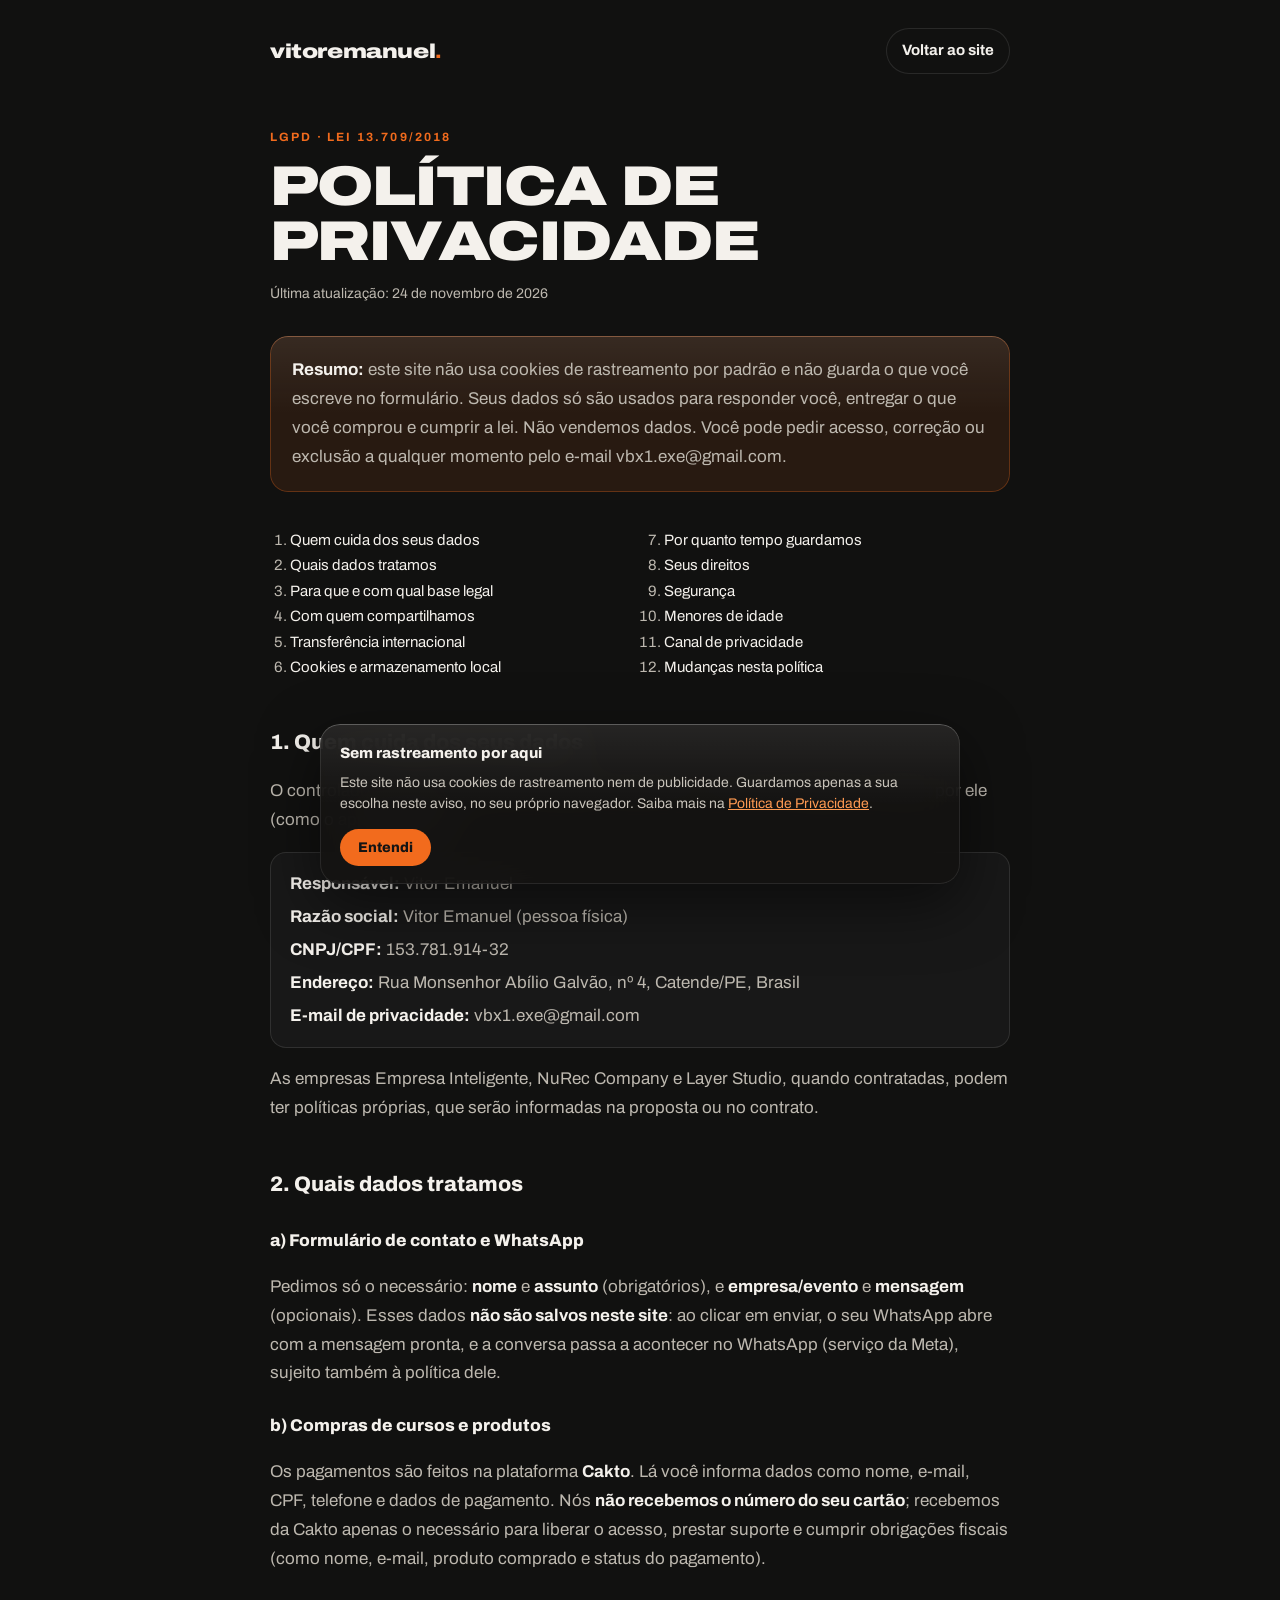
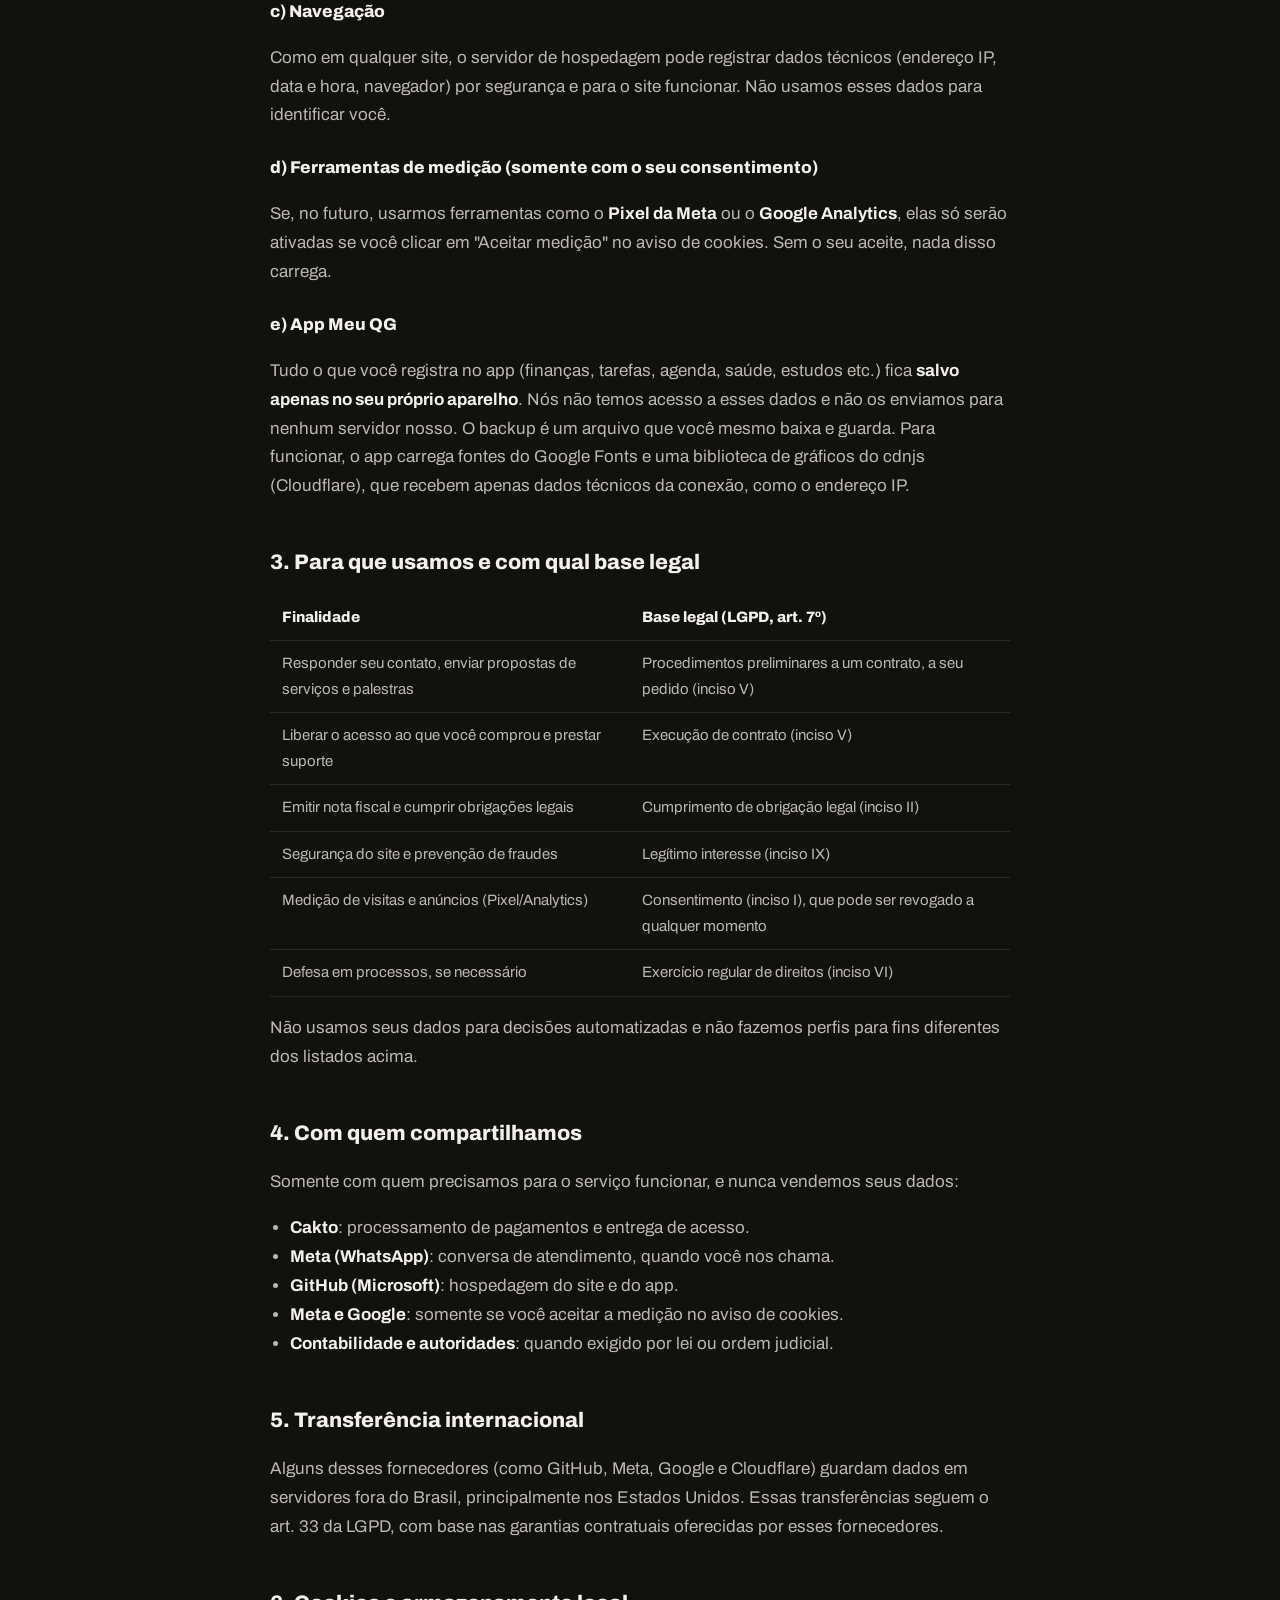
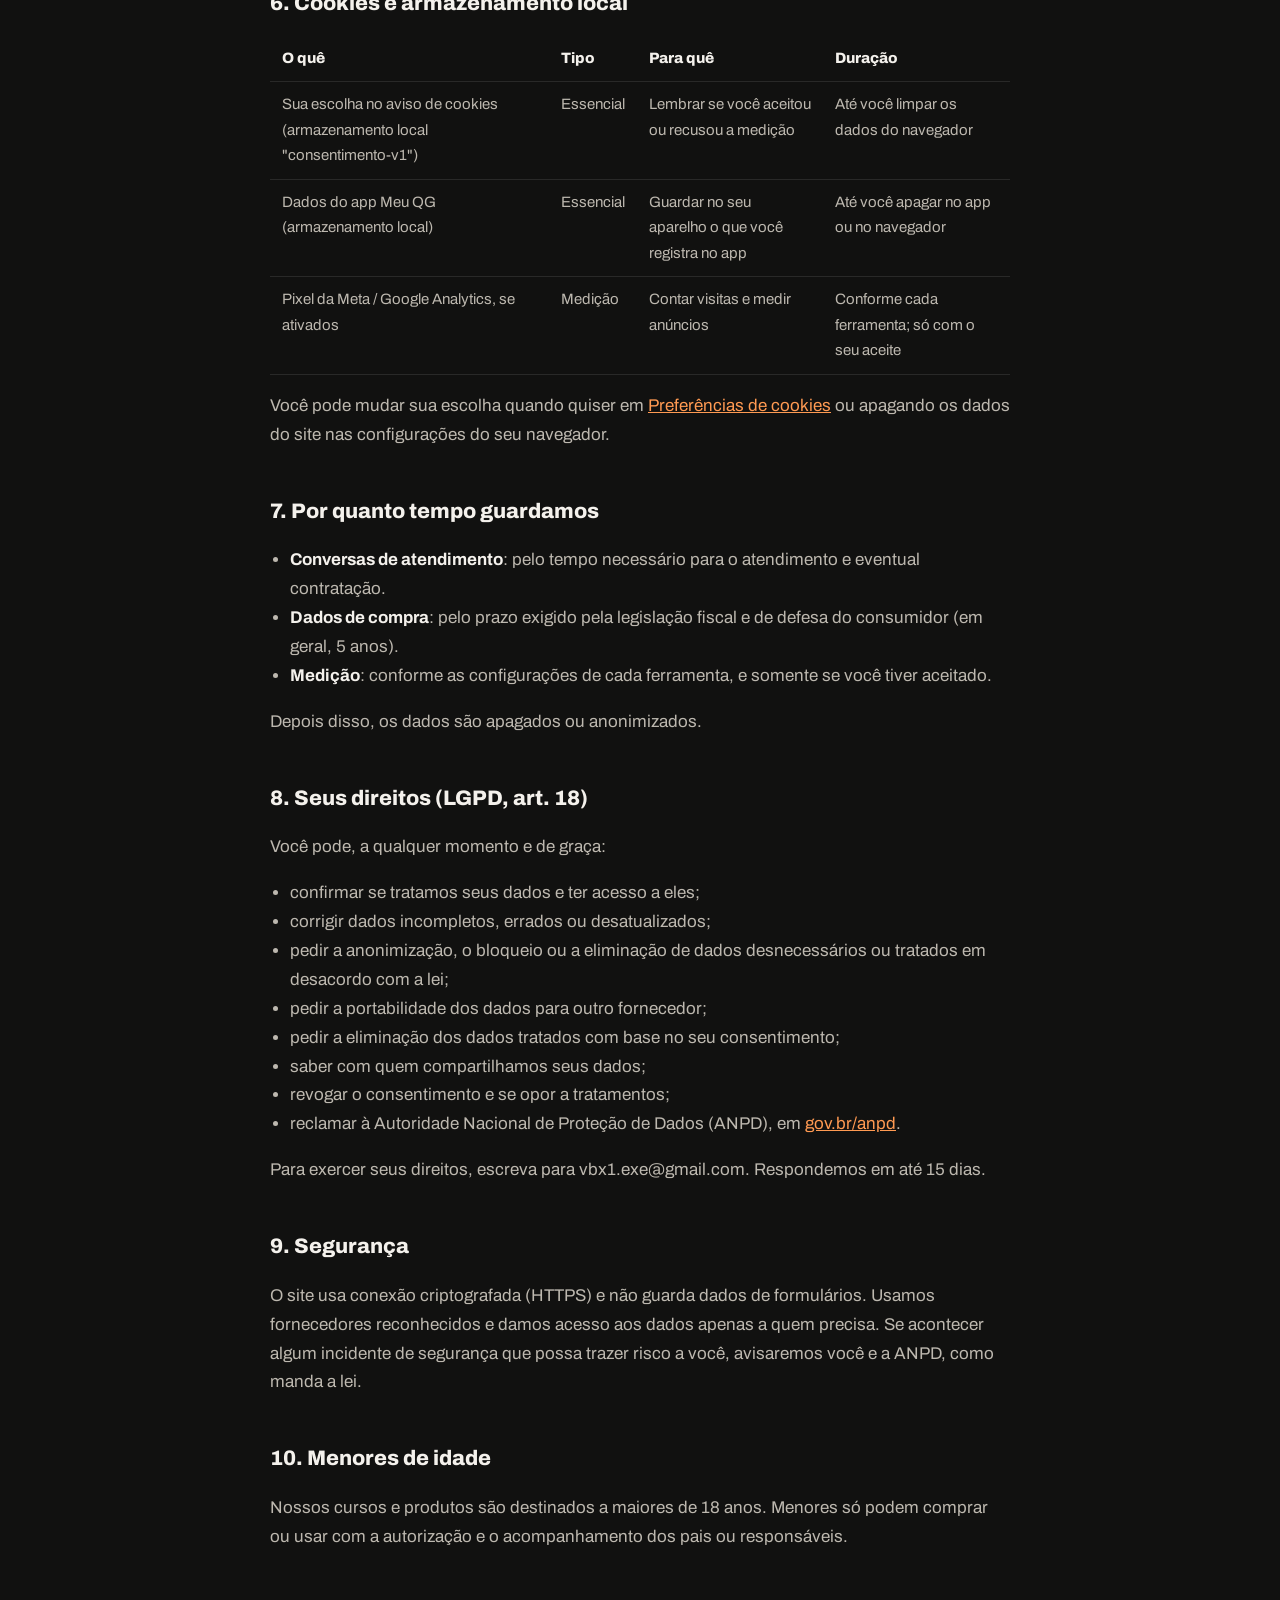
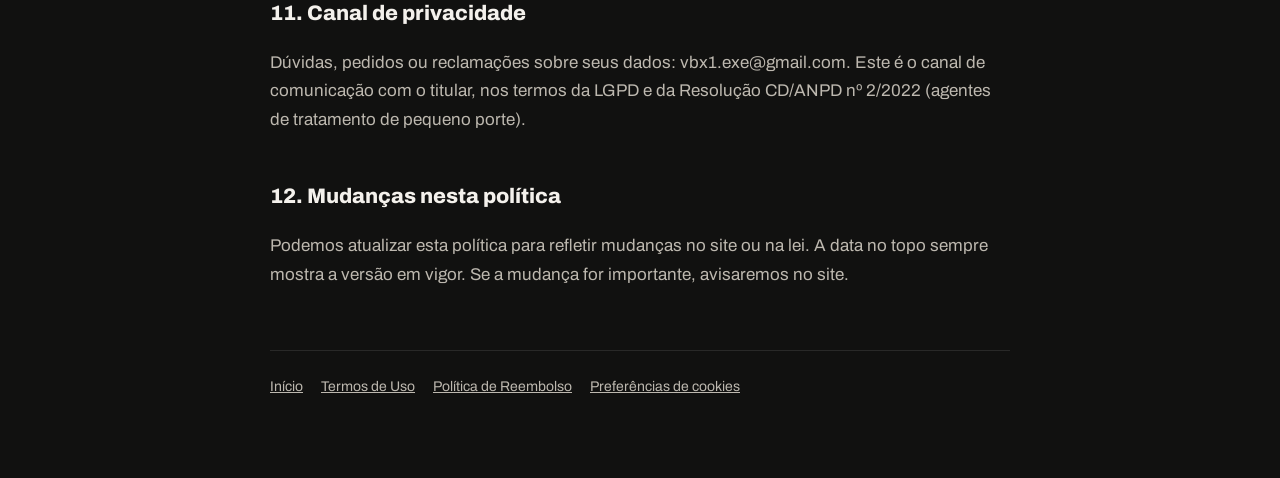
<file: privacidade.html>
<!doctype html>
<html lang="pt-BR">
<head>
<meta charset="utf-8">
<meta name="viewport" content="width=device-width,initial-scale=1,viewport-fit=cover">
<title>Política de Privacidade · Vitor Emanuel</title>
<meta name="description" content="Como tratamos seus dados pessoais, de acordo com a LGPD (Lei 13.709/2018).">
<meta name="theme-color" content="#111110">
<link rel="icon" href="data:image/svg+xml,%3Csvg xmlns='http://www.w3.org/2000/svg' viewBox='0 0 64 64'%3E%3Crect width='64' height='64' rx='16' fill='%23111110'/%3E%3Ctext x='12' y='44' font-family='Arial Black,Arial' font-weight='900' font-size='30' fill='%23f4f1ec'%3Eve%3C/text%3E%3Ccircle cx='52' cy='42' r='5' fill='%23f26b1d'/%3E%3C/svg%3E">
<link rel="stylesheet" href="fonts.css">
<link rel="stylesheet" href="legal.css">
<script src="dados.js"></script>
<script src="consentimento.js"></script>
</head>
<body>
<a class="pular" href="#conteudo">Pular para o conteúdo</a>
<div class="wrap">
  <header class="topo"><a class="logo" href="index.html">vitoremanuel<b>.</b></a><a class="voltar" href="index.html">Voltar ao site</a></header>
  <main id="conteudo">
    <span class="eyebrow">LGPD · Lei 13.709/2018</span>
    <h1>Política de Privacidade</h1>
    <p class="data">Última atualização: <span data-d="atualizado"></span></p>

    <div class="resumo"><p><strong>Resumo:</strong> este site não usa cookies de rastreamento por padrão e não guarda o que você escreve no formulário. Seus dados só são usados para responder você, entregar o que você comprou e cumprir a lei. Não vendemos dados. Você pode pedir acesso, correção ou exclusão a qualquer momento pelo e-mail <span data-d="email"></span>.</p></div>

    <ol class="indice">
      <li><a href="#quem">Quem cuida dos seus dados</a></li>
      <li><a href="#dados">Quais dados tratamos</a></li>
      <li><a href="#finalidades">Para que e com qual base legal</a></li>
      <li><a href="#compartilhamento">Com quem compartilhamos</a></li>
      <li><a href="#internacional">Transferência internacional</a></li>
      <li><a href="#cookies">Cookies e armazenamento local</a></li>
      <li><a href="#prazo">Por quanto tempo guardamos</a></li>
      <li><a href="#direitos">Seus direitos</a></li>
      <li><a href="#seguranca">Segurança</a></li>
      <li><a href="#menores">Menores de idade</a></li>
      <li><a href="#contato">Canal de privacidade</a></li>
      <li><a href="#mudancas">Mudanças nesta política</a></li>
    </ol>

    <h2 id="quem">1. Quem cuida dos seus dados</h2>
    <p>O controlador dos dados pessoais tratados neste site e nos produtos digitais vendidos por ele (como o app <strong>Meu QG</strong>) é:</p>
    <div class="ficha">
      <div><strong>Responsável:</strong> <span data-d="nome"></span></div>
      <div><strong>Razão social:</strong> <span data-d="razaoSocial"></span></div>
      <div><strong>CNPJ/CPF:</strong> <span data-d="cnpj"></span></div>
      <div><strong>Endereço:</strong> <span data-d="endereco"></span></div>
      <div><strong>E-mail de privacidade:</strong> <span data-d="email"></span></div>
    </div>
    <p>As empresas Empresa Inteligente, NuRec Company e Layer Studio, quando contratadas, podem ter políticas próprias, que serão informadas na proposta ou no contrato.</p>

    <h2 id="dados">2. Quais dados tratamos</h2>
    <h3>a) Formulário de contato e WhatsApp</h3>
    <p>Pedimos só o necessário: <strong>nome</strong> e <strong>assunto</strong> (obrigatórios), e <strong>empresa/evento</strong> e <strong>mensagem</strong> (opcionais). Esses dados <strong>não são salvos neste site</strong>: ao clicar em enviar, o seu WhatsApp abre com a mensagem pronta, e a conversa passa a acontecer no WhatsApp (serviço da Meta), sujeito também à política dele.</p>
    <h3>b) Compras de cursos e produtos</h3>
    <p>Os pagamentos são feitos na plataforma <strong>Cakto</strong>. Lá você informa dados como nome, e-mail, CPF, telefone e dados de pagamento. Nós <strong>não recebemos o número do seu cartão</strong>; recebemos da Cakto apenas o necessário para liberar o acesso, prestar suporte e cumprir obrigações fiscais (como nome, e-mail, produto comprado e status do pagamento).</p>
    <h3>c) Navegação</h3>
    <p>Como em qualquer site, o servidor de hospedagem pode registrar dados técnicos (endereço IP, data e hora, navegador) por segurança e para o site funcionar. Não usamos esses dados para identificar você.</p>
    <h3>d) Ferramentas de medição (somente com o seu consentimento)</h3>
    <p>Se, no futuro, usarmos ferramentas como o <strong>Pixel da Meta</strong> ou o <strong>Google Analytics</strong>, elas só serão ativadas se você clicar em "Aceitar medição" no aviso de cookies. Sem o seu aceite, nada disso carrega.</p>
    <h3>e) App Meu QG</h3>
    <p>Tudo o que você registra no app (finanças, tarefas, agenda, saúde, estudos etc.) fica <strong>salvo apenas no seu próprio aparelho</strong>. Nós não temos acesso a esses dados e não os enviamos para nenhum servidor nosso. O backup é um arquivo que você mesmo baixa e guarda. Para funcionar, o app carrega fontes do Google Fonts e uma biblioteca de gráficos do cdnjs (Cloudflare), que recebem apenas dados técnicos da conexão, como o endereço IP.</p>

    <h2 id="finalidades">3. Para que usamos e com qual base legal</h2>
    <table>
      <thead><tr><th>Finalidade</th><th>Base legal (LGPD, art. 7º)</th></tr></thead>
      <tbody>
        <tr><td>Responder seu contato, enviar propostas de serviços e palestras</td><td>Procedimentos preliminares a um contrato, a seu pedido (inciso V)</td></tr>
        <tr><td>Liberar o acesso ao que você comprou e prestar suporte</td><td>Execução de contrato (inciso V)</td></tr>
        <tr><td>Emitir nota fiscal e cumprir obrigações legais</td><td>Cumprimento de obrigação legal (inciso II)</td></tr>
        <tr><td>Segurança do site e prevenção de fraudes</td><td>Legítimo interesse (inciso IX)</td></tr>
        <tr><td>Medição de visitas e anúncios (Pixel/Analytics)</td><td>Consentimento (inciso I), que pode ser revogado a qualquer momento</td></tr>
        <tr><td>Defesa em processos, se necessário</td><td>Exercício regular de direitos (inciso VI)</td></tr>
      </tbody>
    </table>
    <p>Não usamos seus dados para decisões automatizadas e não fazemos perfis para fins diferentes dos listados acima.</p>

    <h2 id="compartilhamento">4. Com quem compartilhamos</h2>
    <p>Somente com quem precisamos para o serviço funcionar, e nunca vendemos seus dados:</p>
    <ul>
      <li><strong>Cakto</strong>: processamento de pagamentos e entrega de acesso.</li>
      <li><strong>Meta (WhatsApp)</strong>: conversa de atendimento, quando você nos chama.</li>
      <li><strong>GitHub (Microsoft)</strong>: hospedagem do site e do app.</li>
      <li><strong>Meta e Google</strong>: somente se você aceitar a medição no aviso de cookies.</li>
      <li><strong>Contabilidade e autoridades</strong>: quando exigido por lei ou ordem judicial.</li>
    </ul>

    <h2 id="internacional">5. Transferência internacional</h2>
    <p>Alguns desses fornecedores (como GitHub, Meta, Google e Cloudflare) guardam dados em servidores fora do Brasil, principalmente nos Estados Unidos. Essas transferências seguem o art. 33 da LGPD, com base nas garantias contratuais oferecidas por esses fornecedores.</p>

    <h2 id="cookies">6. Cookies e armazenamento local</h2>
    <table>
      <thead><tr><th>O quê</th><th>Tipo</th><th>Para quê</th><th>Duração</th></tr></thead>
      <tbody>
        <tr><td>Sua escolha no aviso de cookies (armazenamento local "consentimento-v1")</td><td>Essencial</td><td>Lembrar se você aceitou ou recusou a medição</td><td>Até você limpar os dados do navegador</td></tr>
        <tr><td>Dados do app Meu QG (armazenamento local)</td><td>Essencial</td><td>Guardar no seu aparelho o que você registra no app</td><td>Até você apagar no app ou no navegador</td></tr>
        <tr><td>Pixel da Meta / Google Analytics, se ativados</td><td>Medição</td><td>Contar visitas e medir anúncios</td><td>Conforme cada ferramenta; só com o seu aceite</td></tr>
      </tbody>
    </table>
    <p>Você pode mudar sua escolha quando quiser em <a href="#" data-cookies>Preferências de cookies</a> ou apagando os dados do site nas configurações do seu navegador.</p>

    <h2 id="prazo">7. Por quanto tempo guardamos</h2>
    <ul>
      <li><strong>Conversas de atendimento</strong>: pelo tempo necessário para o atendimento e eventual contratação.</li>
      <li><strong>Dados de compra</strong>: pelo prazo exigido pela legislação fiscal e de defesa do consumidor (em geral, 5 anos).</li>
      <li><strong>Medição</strong>: conforme as configurações de cada ferramenta, e somente se você tiver aceitado.</li>
    </ul>
    <p>Depois disso, os dados são apagados ou anonimizados.</p>

    <h2 id="direitos">8. Seus direitos (LGPD, art. 18)</h2>
    <p>Você pode, a qualquer momento e de graça:</p>
    <ul>
      <li>confirmar se tratamos seus dados e ter acesso a eles;</li>
      <li>corrigir dados incompletos, errados ou desatualizados;</li>
      <li>pedir a anonimização, o bloqueio ou a eliminação de dados desnecessários ou tratados em desacordo com a lei;</li>
      <li>pedir a portabilidade dos dados para outro fornecedor;</li>
      <li>pedir a eliminação dos dados tratados com base no seu consentimento;</li>
      <li>saber com quem compartilhamos seus dados;</li>
      <li>revogar o consentimento e se opor a tratamentos;</li>
      <li>reclamar à Autoridade Nacional de Proteção de Dados (ANPD), em <a href="https://www.gov.br/anpd" target="_blank" rel="noopener">gov.br/anpd</a>.</li>
    </ul>
    <p>Para exercer seus direitos, escreva para <span data-d="email"></span>. Respondemos em até 15 dias.</p>

    <h2 id="seguranca">9. Segurança</h2>
    <p>O site usa conexão criptografada (HTTPS) e não guarda dados de formulários. Usamos fornecedores reconhecidos e damos acesso aos dados apenas a quem precisa. Se acontecer algum incidente de segurança que possa trazer risco a você, avisaremos você e a ANPD, como manda a lei.</p>

    <h2 id="menores">10. Menores de idade</h2>
    <p>Nossos cursos e produtos são destinados a maiores de 18 anos. Menores só podem comprar ou usar com a autorização e o acompanhamento dos pais ou responsáveis.</p>

    <h2 id="contato">11. Canal de privacidade</h2>
    <p>Dúvidas, pedidos ou reclamações sobre seus dados: <span data-d="email"></span>. Este é o canal de comunicação com o titular, nos termos da LGPD e da Resolução CD/ANPD nº 2/2022 (agentes de tratamento de pequeno porte).</p>

    <h2 id="mudancas">12. Mudanças nesta política</h2>
    <p>Podemos atualizar esta política para refletir mudanças no site ou na lei. A data no topo sempre mostra a versão em vigor. Se a mudança for importante, avisaremos no site.</p>
  </main>
  <footer><a href="index.html">Início</a><a href="termos.html">Termos de Uso</a><a href="reembolso.html">Política de Reembolso</a><a href="#" data-cookies>Preferências de cookies</a></footer>
</div>
</body>
</html>
</file>
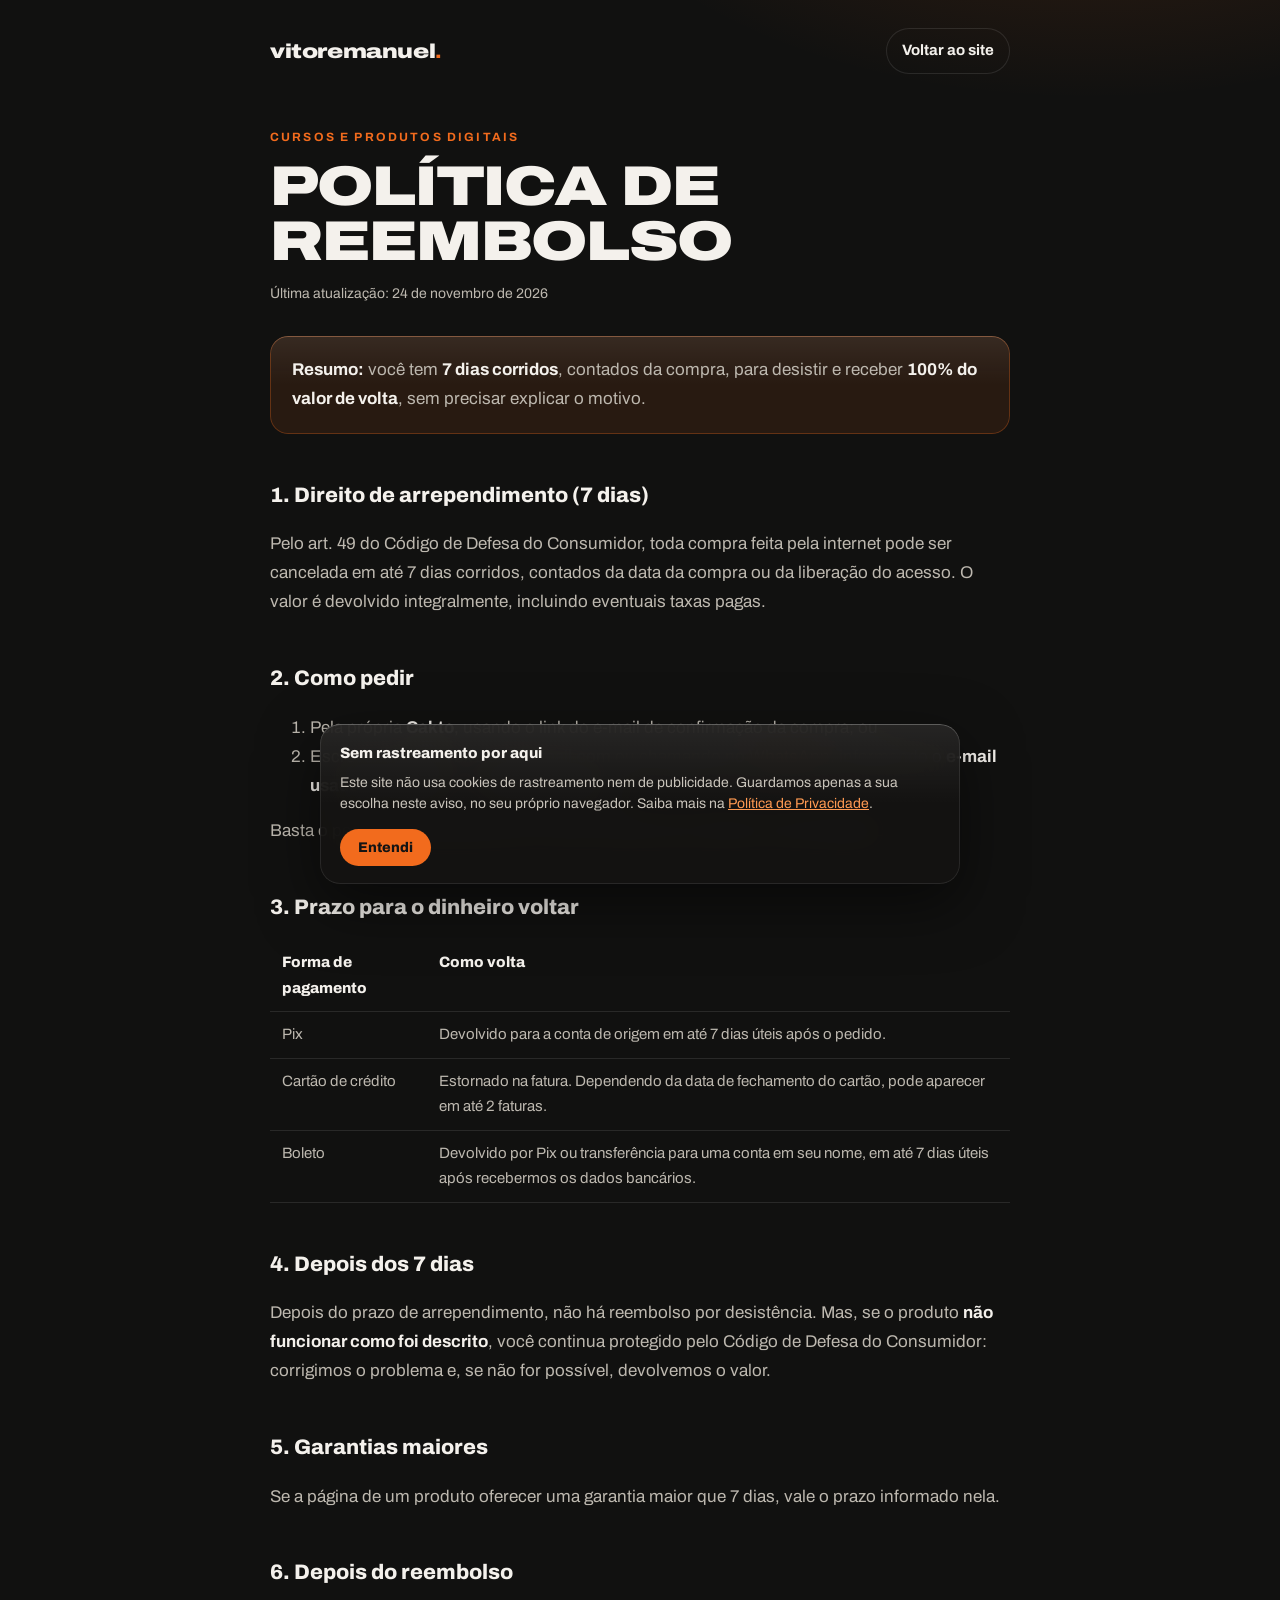
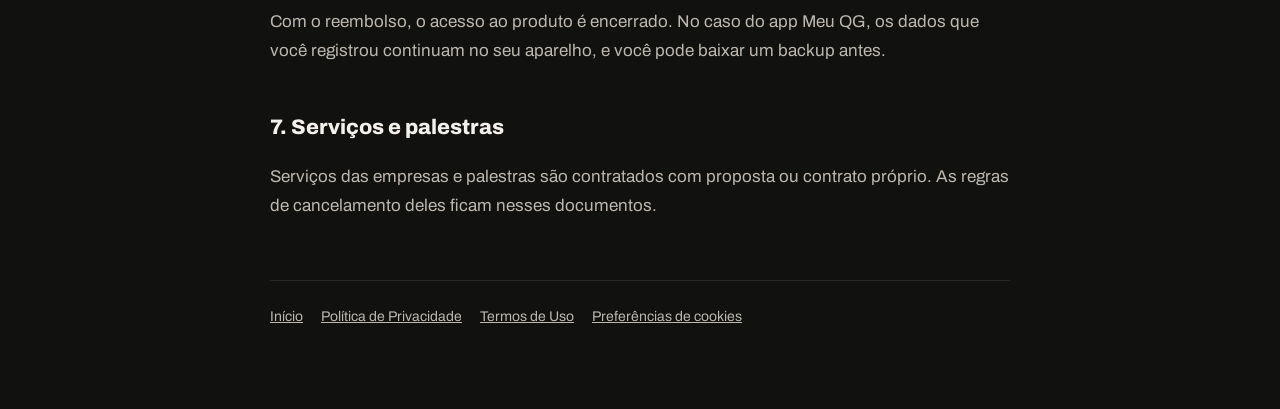
<file: reembolso.html>
<!doctype html>
<html lang="pt-BR">
<head>
<meta charset="utf-8">
<meta name="viewport" content="width=device-width,initial-scale=1,viewport-fit=cover">
<title>Política de Reembolso · Vitor Emanuel</title>
<meta name="description" content="Direito de arrependimento de 7 dias e como pedir reembolso dos cursos e produtos digitais.">
<meta name="theme-color" content="#111110">
<link rel="icon" href="data:image/svg+xml,%3Csvg xmlns='http://www.w3.org/2000/svg' viewBox='0 0 64 64'%3E%3Crect width='64' height='64' rx='16' fill='%23111110'/%3E%3Ctext x='12' y='44' font-family='Arial Black,Arial' font-weight='900' font-size='30' fill='%23f4f1ec'%3Eve%3C/text%3E%3Ccircle cx='52' cy='42' r='5' fill='%23f26b1d'/%3E%3C/svg%3E">
<link rel="stylesheet" href="fonts.css">
<link rel="stylesheet" href="legal.css">
<script src="dados.js"></script>
<script src="consentimento.js"></script>
</head>
<body>
<a class="pular" href="#conteudo">Pular para o conteúdo</a>
<div class="wrap">
  <header class="topo"><a class="logo" href="index.html">vitoremanuel<b>.</b></a><a class="voltar" href="index.html">Voltar ao site</a></header>
  <main id="conteudo">
    <span class="eyebrow">Cursos e produtos digitais</span>
    <h1>Política de Reembolso</h1>
    <p class="data">Última atualização: <span data-d="atualizado"></span></p>

    <div class="resumo"><p><strong>Resumo:</strong> você tem <strong>7 dias corridos</strong>, contados da compra, para desistir e receber <strong>100% do valor de volta</strong>, sem precisar explicar o motivo.</p></div>

    <h2>1. Direito de arrependimento (7 dias)</h2>
    <p>Pelo art. 49 do Código de Defesa do Consumidor, toda compra feita pela internet pode ser cancelada em até 7 dias corridos, contados da data da compra ou da liberação do acesso. O valor é devolvido integralmente, incluindo eventuais taxas pagas.</p>

    <h2>2. Como pedir</h2>
    <ol>
      <li>Pela própria <strong>Cakto</strong>, usando o link do e-mail de confirmação da compra; ou</li>
      <li>Escrevendo para <span data-d="email"></span> ou chamando no <a href="#" id="zapReembolso">WhatsApp</a>, informando o <strong>e-mail usado na compra</strong> e o <strong>nome do produto</strong>.</li>
    </ol>
    <p>Basta o pedido ser feito dentro dos 7 dias, mesmo que o estorno conclua depois.</p>

    <h2>3. Prazo para o dinheiro voltar</h2>
    <table>
      <thead><tr><th>Forma de pagamento</th><th>Como volta</th></tr></thead>
      <tbody>
        <tr><td>Pix</td><td>Devolvido para a conta de origem em até 7 dias úteis após o pedido.</td></tr>
        <tr><td>Cartão de crédito</td><td>Estornado na fatura. Dependendo da data de fechamento do cartão, pode aparecer em até 2 faturas.</td></tr>
        <tr><td>Boleto</td><td>Devolvido por Pix ou transferência para uma conta em seu nome, em até 7 dias úteis após recebermos os dados bancários.</td></tr>
      </tbody>
    </table>

    <h2>4. Depois dos 7 dias</h2>
    <p>Depois do prazo de arrependimento, não há reembolso por desistência. Mas, se o produto <strong>não funcionar como foi descrito</strong>, você continua protegido pelo Código de Defesa do Consumidor: corrigimos o problema e, se não for possível, devolvemos o valor.</p>

    <h2>5. Garantias maiores</h2>
    <p>Se a página de um produto oferecer uma garantia maior que 7 dias, vale o prazo informado nela.</p>

    <h2>6. Depois do reembolso</h2>
    <p>Com o reembolso, o acesso ao produto é encerrado. No caso do app Meu QG, os dados que você registrou continuam no seu aparelho, e você pode baixar um backup antes.</p>

    <h2>7. Serviços e palestras</h2>
    <p>Serviços das empresas e palestras são contratados com proposta ou contrato próprio. As regras de cancelamento deles ficam nesses documentos.</p>
  </main>
  <footer><a href="index.html">Início</a><a href="privacidade.html">Política de Privacidade</a><a href="termos.html">Termos de Uso</a><a href="#" data-cookies>Preferências de cookies</a></footer>
</div>
<script>document.addEventListener('DOMContentLoaded',()=>{const a=document.getElementById('zapReembolso');a.href='https://wa.me/'+DADOS.whatsapp+'?text='+encodeURIComponent('Olá! Quero pedir o reembolso de uma compra. E-mail da compra: ___ / Produto: ___');a.target='_blank';a.rel='noopener'})</script>
</body>
</html>
</file>
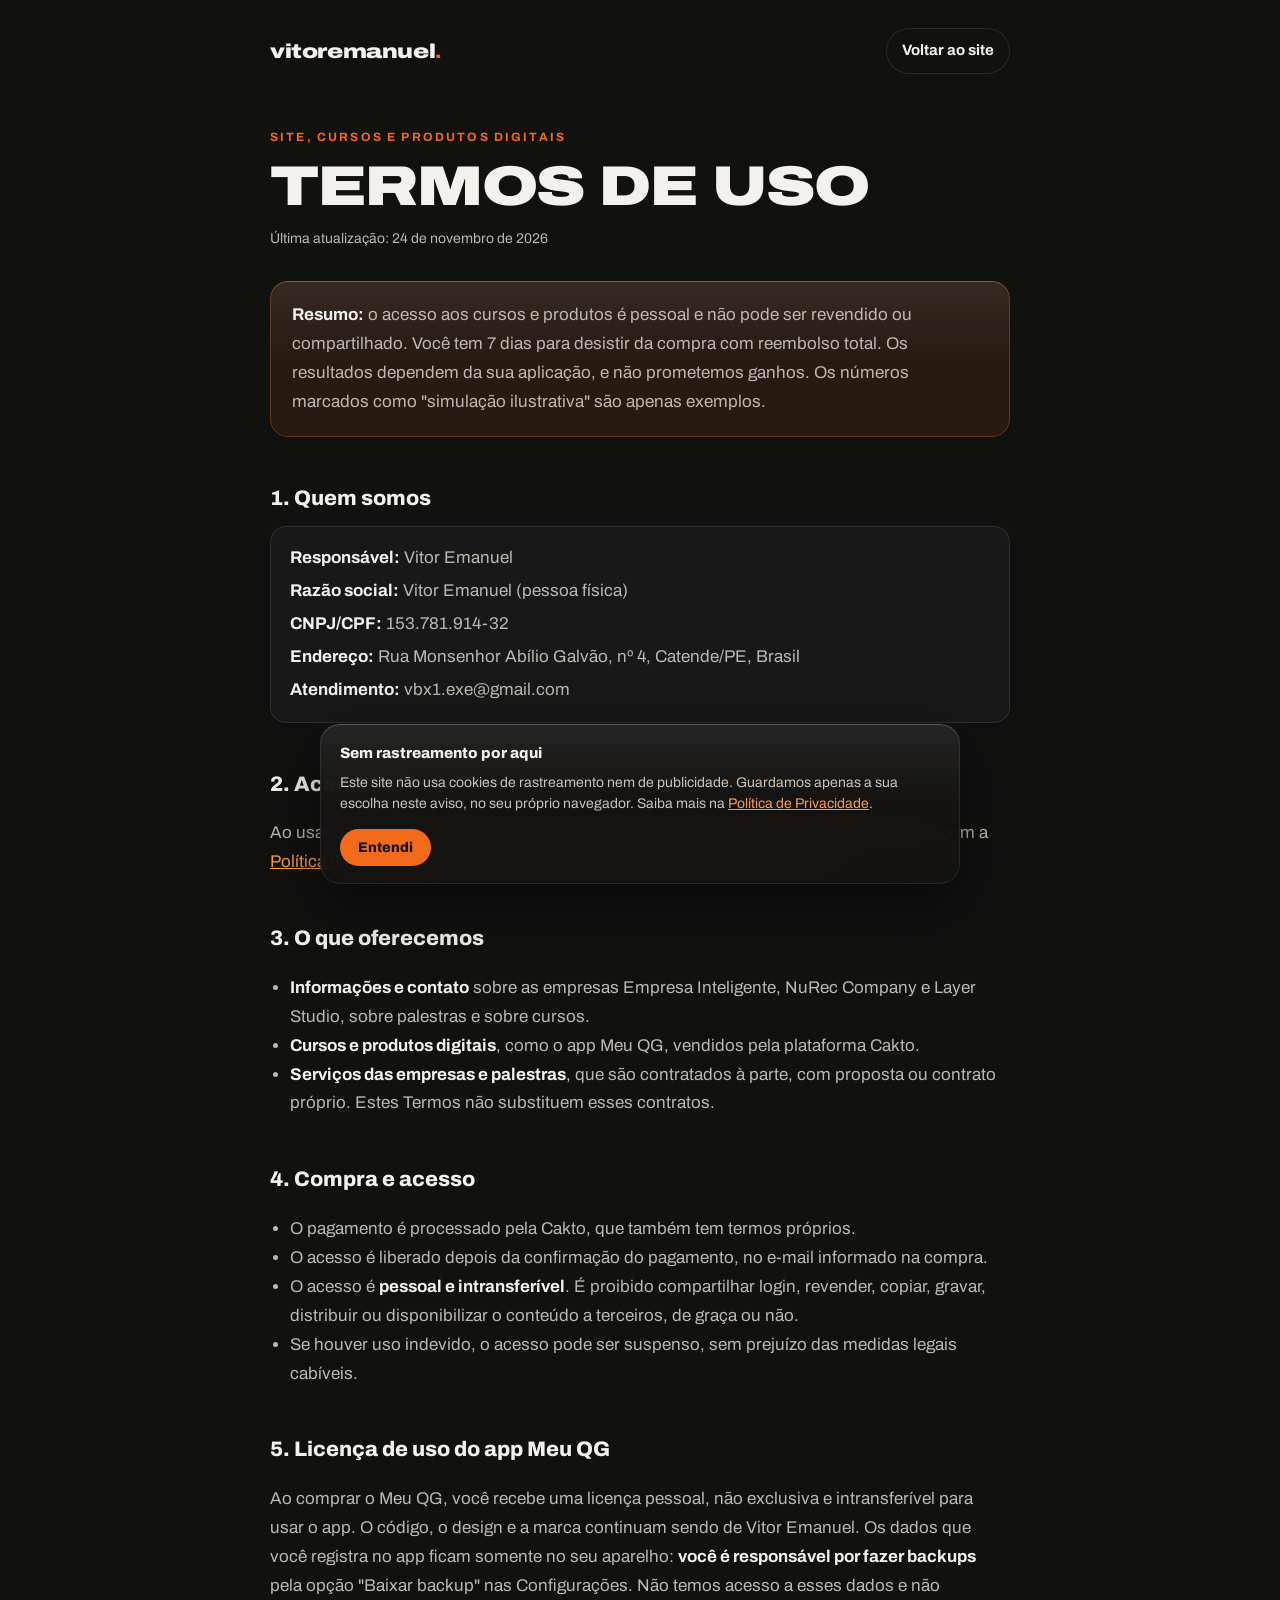
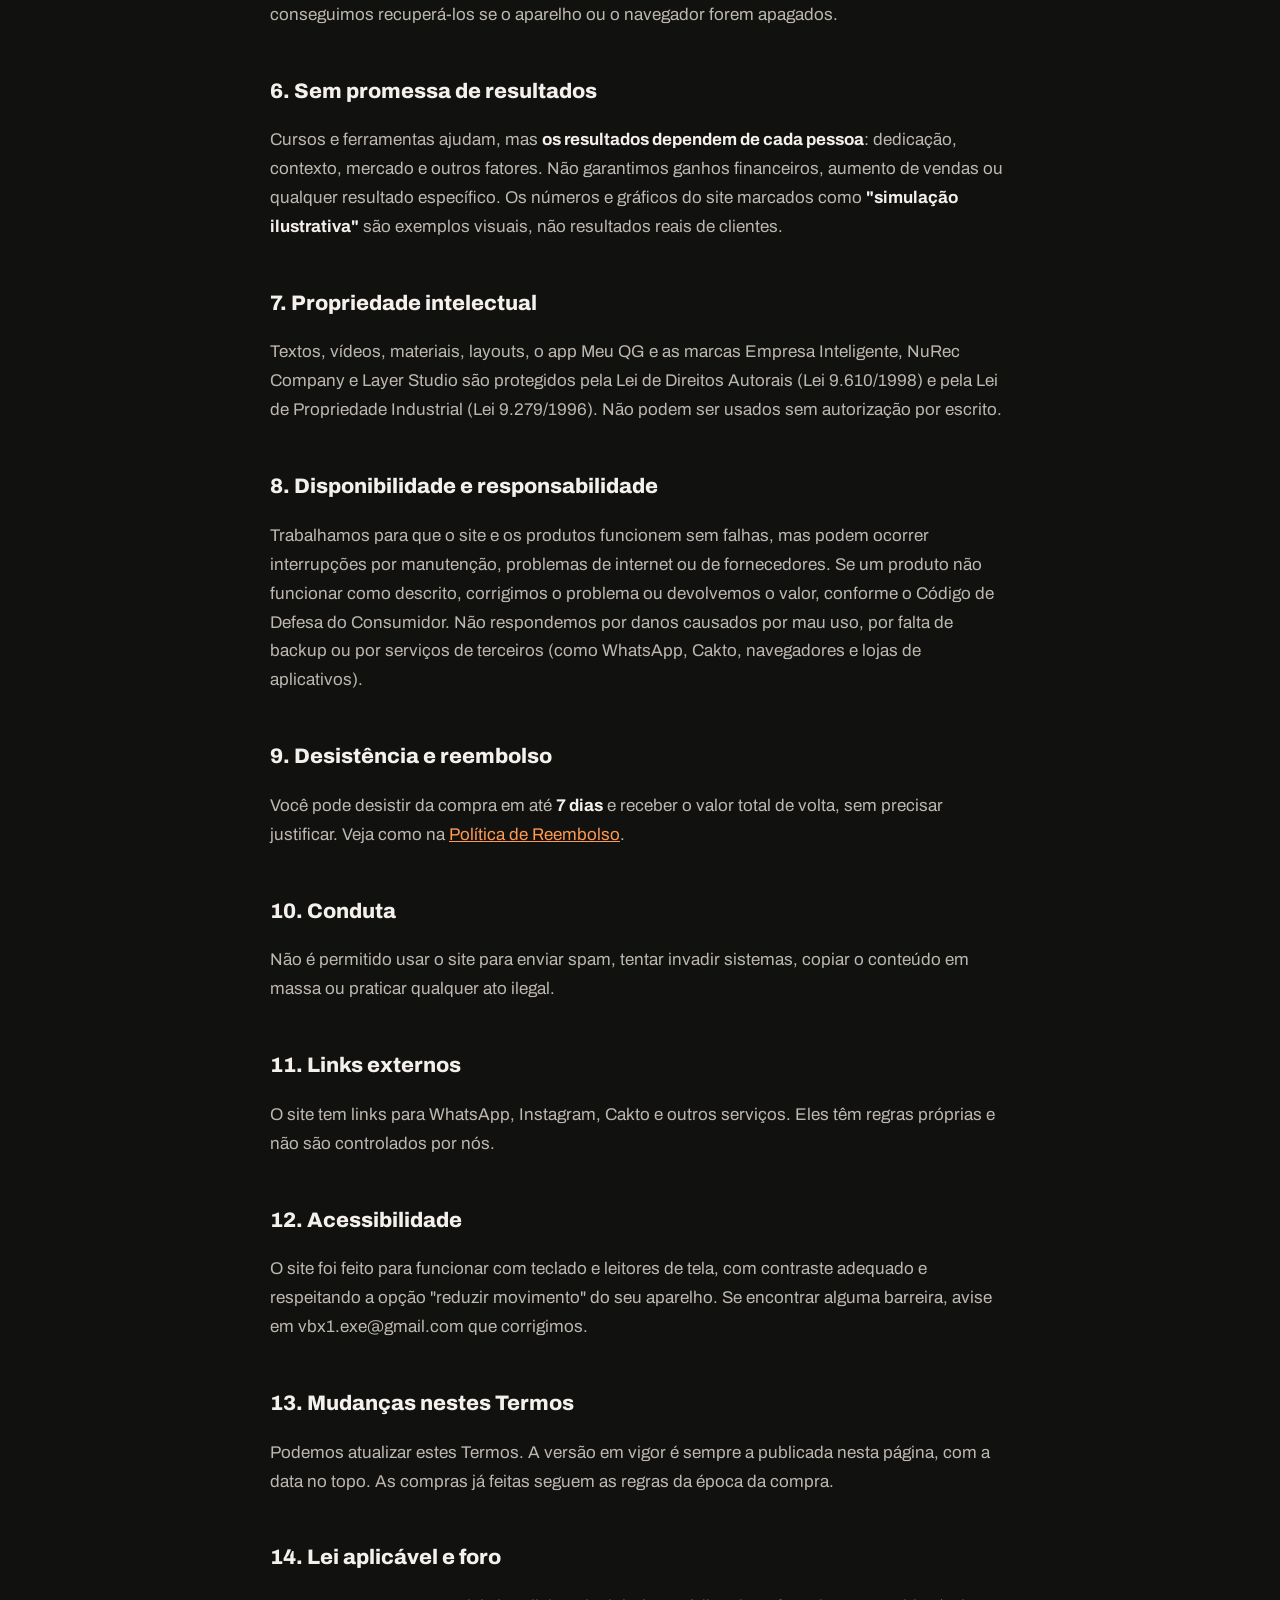
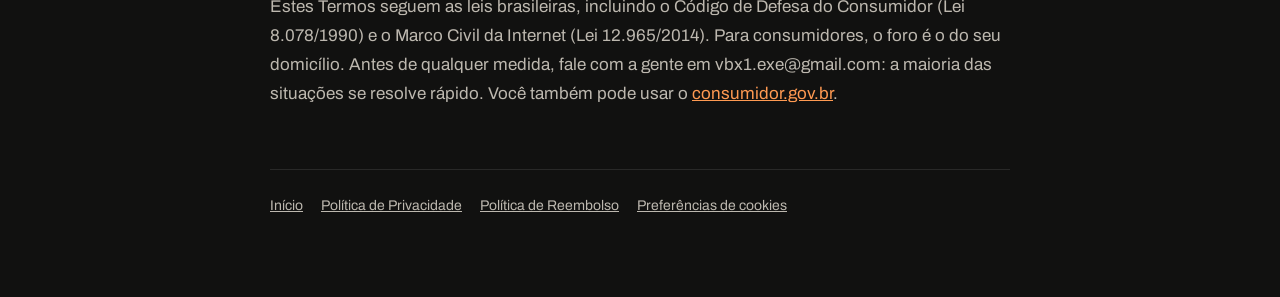
<file: termos.html>
<!doctype html>
<html lang="pt-BR">
<head>
<meta charset="utf-8">
<meta name="viewport" content="width=device-width,initial-scale=1,viewport-fit=cover">
<title>Termos de Uso · Vitor Emanuel</title>
<meta name="description" content="Regras de uso do site, dos cursos e dos produtos digitais de Vitor Emanuel.">
<meta name="theme-color" content="#111110">
<link rel="icon" href="data:image/svg+xml,%3Csvg xmlns='http://www.w3.org/2000/svg' viewBox='0 0 64 64'%3E%3Crect width='64' height='64' rx='16' fill='%23111110'/%3E%3Ctext x='12' y='44' font-family='Arial Black,Arial' font-weight='900' font-size='30' fill='%23f4f1ec'%3Eve%3C/text%3E%3Ccircle cx='52' cy='42' r='5' fill='%23f26b1d'/%3E%3C/svg%3E">
<link rel="stylesheet" href="fonts.css">
<link rel="stylesheet" href="legal.css">
<script src="dados.js"></script>
<script src="consentimento.js"></script>
</head>
<body>
<a class="pular" href="#conteudo">Pular para o conteúdo</a>
<div class="wrap">
  <header class="topo"><a class="logo" href="index.html">vitoremanuel<b>.</b></a><a class="voltar" href="index.html">Voltar ao site</a></header>
  <main id="conteudo">
    <span class="eyebrow">Site, cursos e produtos digitais</span>
    <h1>Termos de Uso</h1>
    <p class="data">Última atualização: <span data-d="atualizado"></span></p>

    <div class="resumo"><p><strong>Resumo:</strong> o acesso aos cursos e produtos é pessoal e não pode ser revendido ou compartilhado. Você tem 7 dias para desistir da compra com reembolso total. Os resultados dependem da sua aplicação, e não prometemos ganhos. Os números marcados como "simulação ilustrativa" são apenas exemplos.</p></div>

    <h2>1. Quem somos</h2>
    <div class="ficha">
      <div><strong>Responsável:</strong> <span data-d="nome"></span></div>
      <div><strong>Razão social:</strong> <span data-d="razaoSocial"></span></div>
      <div><strong>CNPJ/CPF:</strong> <span data-d="cnpj"></span></div>
      <div><strong>Endereço:</strong> <span data-d="endereco"></span></div>
      <div><strong>Atendimento:</strong> <span data-d="email"></span></div>
    </div>

    <h2>2. Aceitação</h2>
    <p>Ao usar este site ou comprar um curso ou produto, você concorda com estes Termos e com a <a href="privacidade.html">Política de Privacidade</a>. Se não concordar, não use o site nem os produtos.</p>

    <h2>3. O que oferecemos</h2>
    <ul>
      <li><strong>Informações e contato</strong> sobre as empresas Empresa Inteligente, NuRec Company e Layer Studio, sobre palestras e sobre cursos.</li>
      <li><strong>Cursos e produtos digitais</strong>, como o app Meu QG, vendidos pela plataforma Cakto.</li>
      <li><strong>Serviços das empresas e palestras</strong>, que são contratados à parte, com proposta ou contrato próprio. Estes Termos não substituem esses contratos.</li>
    </ul>

    <h2>4. Compra e acesso</h2>
    <ul>
      <li>O pagamento é processado pela Cakto, que também tem termos próprios.</li>
      <li>O acesso é liberado depois da confirmação do pagamento, no e-mail informado na compra.</li>
      <li>O acesso é <strong>pessoal e intransferível</strong>. É proibido compartilhar login, revender, copiar, gravar, distribuir ou disponibilizar o conteúdo a terceiros, de graça ou não.</li>
      <li>Se houver uso indevido, o acesso pode ser suspenso, sem prejuízo das medidas legais cabíveis.</li>
    </ul>

    <h2>5. Licença de uso do app Meu QG</h2>
    <p>Ao comprar o Meu QG, você recebe uma licença pessoal, não exclusiva e intransferível para usar o app. O código, o design e a marca continuam sendo de <span data-d="nome"></span>. Os dados que você registra no app ficam somente no seu aparelho: <strong>você é responsável por fazer backups</strong> pela opção "Baixar backup" nas Configurações. Não temos acesso a esses dados e não conseguimos recuperá-los se o aparelho ou o navegador forem apagados.</p>

    <h2>6. Sem promessa de resultados</h2>
    <p>Cursos e ferramentas ajudam, mas <strong>os resultados dependem de cada pessoa</strong>: dedicação, contexto, mercado e outros fatores. Não garantimos ganhos financeiros, aumento de vendas ou qualquer resultado específico. Os números e gráficos do site marcados como <strong>"simulação ilustrativa"</strong> são exemplos visuais, não resultados reais de clientes.</p>

    <h2>7. Propriedade intelectual</h2>
    <p>Textos, vídeos, materiais, layouts, o app Meu QG e as marcas Empresa Inteligente, NuRec Company e Layer Studio são protegidos pela Lei de Direitos Autorais (Lei 9.610/1998) e pela Lei de Propriedade Industrial (Lei 9.279/1996). Não podem ser usados sem autorização por escrito.</p>

    <h2>8. Disponibilidade e responsabilidade</h2>
    <p>Trabalhamos para que o site e os produtos funcionem sem falhas, mas podem ocorrer interrupções por manutenção, problemas de internet ou de fornecedores. Se um produto não funcionar como descrito, corrigimos o problema ou devolvemos o valor, conforme o Código de Defesa do Consumidor. Não respondemos por danos causados por mau uso, por falta de backup ou por serviços de terceiros (como WhatsApp, Cakto, navegadores e lojas de aplicativos).</p>

    <h2>9. Desistência e reembolso</h2>
    <p>Você pode desistir da compra em até <strong>7 dias</strong> e receber o valor total de volta, sem precisar justificar. Veja como na <a href="reembolso.html">Política de Reembolso</a>.</p>

    <h2>10. Conduta</h2>
    <p>Não é permitido usar o site para enviar spam, tentar invadir sistemas, copiar o conteúdo em massa ou praticar qualquer ato ilegal.</p>

    <h2>11. Links externos</h2>
    <p>O site tem links para WhatsApp, Instagram, Cakto e outros serviços. Eles têm regras próprias e não são controlados por nós.</p>

    <h2>12. Acessibilidade</h2>
    <p>O site foi feito para funcionar com teclado e leitores de tela, com contraste adequado e respeitando a opção "reduzir movimento" do seu aparelho. Se encontrar alguma barreira, avise em <span data-d="email"></span> que corrigimos.</p>

    <h2>13. Mudanças nestes Termos</h2>
    <p>Podemos atualizar estes Termos. A versão em vigor é sempre a publicada nesta página, com a data no topo. As compras já feitas seguem as regras da época da compra.</p>

    <h2>14. Lei aplicável e foro</h2>
    <p>Estes Termos seguem as leis brasileiras, incluindo o Código de Defesa do Consumidor (Lei 8.078/1990) e o Marco Civil da Internet (Lei 12.965/2014). Para consumidores, o foro é o do seu domicílio. Antes de qualquer medida, fale com a gente em <span data-d="email"></span>: a maioria das situações se resolve rápido. Você também pode usar o <a href="https://www.consumidor.gov.br" target="_blank" rel="noopener">consumidor.gov.br</a>.</p>
  </main>
  <footer><a href="index.html">Início</a><a href="privacidade.html">Política de Privacidade</a><a href="reembolso.html">Política de Reembolso</a><a href="#" data-cookies>Preferências de cookies</a></footer>
</div>
</body>
</html>
</file>
<file: fonts.css>
/* Archivo (SIL Open Font License 1.1) hospedada no próprio site: nenhuma conexão com o Google */
@font-face{font-family:'Archivo Variable';font-style:normal;font-display:swap;font-weight:100 900;font-stretch:62% 125%;
  src:url(fonts/archivo-latin-ext-standard-normal.woff2) format('woff2-variations');
  unicode-range:U+0100-02BA,U+02BD-02C5,U+02C7-02CC,U+02CE-02D7,U+02DD-02FF,U+0304,U+0308,U+0329,U+1D00-1DBF,U+1E00-1E9F,U+1EF2-1EFF,U+2020,U+20A0-20AB,U+20AD-20C0,U+2113,U+2C60-2C7F,U+A720-A7FF}
@font-face{font-family:'Archivo Variable';font-style:normal;font-display:swap;font-weight:100 900;font-stretch:62% 125%;
  src:url(fonts/archivo-latin-standard-normal.woff2) format('woff2-variations');
  unicode-range:U+0000-00FF,U+0131,U+0152-0153,U+02BB-02BC,U+02C6,U+02DA,U+02DC,U+0304,U+0308,U+0329,U+2000-206F,U+20AC,U+2122,U+2191,U+2193,U+2212,U+2215,U+FEFF,U+FFFD}

/* mesmo arquivo com o nome "Archivo", usado pela página principal */
@font-face{font-family:'Archivo';font-style:normal;font-display:swap;font-weight:100 900;font-stretch:62% 125%;
  src:url(fonts/archivo-latin-ext-standard-normal.woff2) format('woff2-variations');
  unicode-range:U+0100-02BA,U+02BD-02C5,U+02C7-02CC,U+02CE-02D7,U+02DD-02FF,U+0304,U+0308,U+0329,U+1D00-1DBF,U+1E00-1E9F,U+1EF2-1EFF,U+2020,U+20A0-20AB,U+20AD-20C0,U+2113,U+2C60-2C7F,U+A720-A7FF}
@font-face{font-family:'Archivo';font-style:normal;font-display:swap;font-weight:100 900;font-stretch:62% 125%;
  src:url(fonts/archivo-latin-standard-normal.woff2) format('woff2-variations');
  unicode-range:U+0000-00FF,U+0131,U+0152-0153,U+02BB-02BC,U+02C6,U+02DA,U+02DC,U+0304,U+0308,U+0329,U+2000-206F,U+20AC,U+2122,U+2191,U+2193,U+2212,U+2215,U+FEFF,U+FFFD}
</file>
<file: legal.css>
:root{--bg:#111110;--txt:#f4f1ec;--mut:#bdb8af;--acc:#f26b1d;--acc-2:#ff9a52;--line:rgba(255,255,255,.1)}
*{box-sizing:border-box}
html{scroll-behavior:smooth;scroll-padding-top:24px}
body{margin:0;background:radial-gradient(900px 500px at 85% -10%,rgba(242,107,29,.18),transparent 60%),var(--bg);color:var(--txt);font:400 17px/1.7 'Archivo Variable',Archivo,system-ui,sans-serif;-webkit-font-smoothing:antialiased}
a{color:var(--acc-2)}
a:focus-visible,button:focus-visible,summary:focus-visible{outline:3px solid #ffb37a;outline-offset:3px;border-radius:6px}
.pular{position:absolute;left:12px;top:-60px;background:var(--acc);color:#141414;padding:10px 16px;border-radius:10px;font-weight:800;z-index:100;text-decoration:none}
.pular:focus{top:12px}
.wrap{max-width:780px;margin:0 auto;padding:28px 20px 80px}
.topo{display:flex;justify-content:space-between;align-items:center;gap:16px;margin-bottom:48px}
.logo{font-stretch:125%;font-weight:900;font-size:20px;letter-spacing:-.02em;text-decoration:none;color:var(--txt)}
.logo b{color:var(--acc)}
.voltar{font-weight:700;font-size:15px;text-decoration:none;color:var(--txt);padding:10px 16px;border-radius:999px;box-shadow:inset 0 0 0 1px var(--line);transition:background .2s}
.voltar:hover{background:rgba(242,107,29,.25)}
.eyebrow{font-size:12px;letter-spacing:.18em;text-transform:uppercase;color:var(--acc);font-weight:700}
h1{font-stretch:125%;font-weight:900;text-transform:uppercase;letter-spacing:-.02em;line-height:.98;font-size:clamp(32px,7vw,56px);margin:10px 0 12px}
.data{color:var(--mut);font-size:14px;margin:0 0 30px}
.resumo{padding:20px 22px;border-radius:18px;background:linear-gradient(180deg,rgba(255,255,255,.07),rgba(255,255,255,0) 50%),rgba(242,107,29,.1);box-shadow:inset 0 1px 0 rgba(255,255,255,.14),inset 0 0 0 1px rgba(242,107,29,.3);margin:0 0 36px}
.resumo p{margin:0}
.indice{columns:2;column-gap:28px;padding-left:20px;margin:0 0 40px;color:var(--mut);font-size:15px}
.indice a{color:var(--txt);text-decoration:none}
.indice a:hover{color:var(--acc-2)}
h2{font-size:21px;margin:44px 0 10px;font-weight:800;scroll-margin-top:20px}
h3{font-size:17px;margin:24px 0 6px;font-weight:800}
p,li{color:var(--mut)}
strong{color:var(--txt)}
ul{padding-left:20px}
table{width:100%;border-collapse:collapse;margin:14px 0;font-size:15px}
th,td{text-align:left;padding:10px 12px;border-bottom:1px solid var(--line);vertical-align:top;color:var(--mut)}
th{color:var(--txt);font-weight:800}
.falta{color:#141414;background:var(--acc);padding:0 6px;border-radius:5px;font-weight:700}
.ficha{display:grid;gap:4px;padding:18px 20px;border-radius:16px;box-shadow:inset 0 0 0 1px var(--line);background:rgba(255,255,255,.03)}
.ficha span{color:var(--mut)}
.ficha .falta{color:#141414}
footer{border-top:1px solid var(--line);margin-top:60px;padding-top:24px;font-size:14px;color:var(--mut);display:flex;flex-wrap:wrap;gap:8px 18px}
footer a{color:var(--mut)}
@media (max-width:560px){.indice{columns:1}body{font-size:16px}table{font-size:14px}}
@media (prefers-reduced-motion:reduce){html{scroll-behavior:auto}}
</file>
